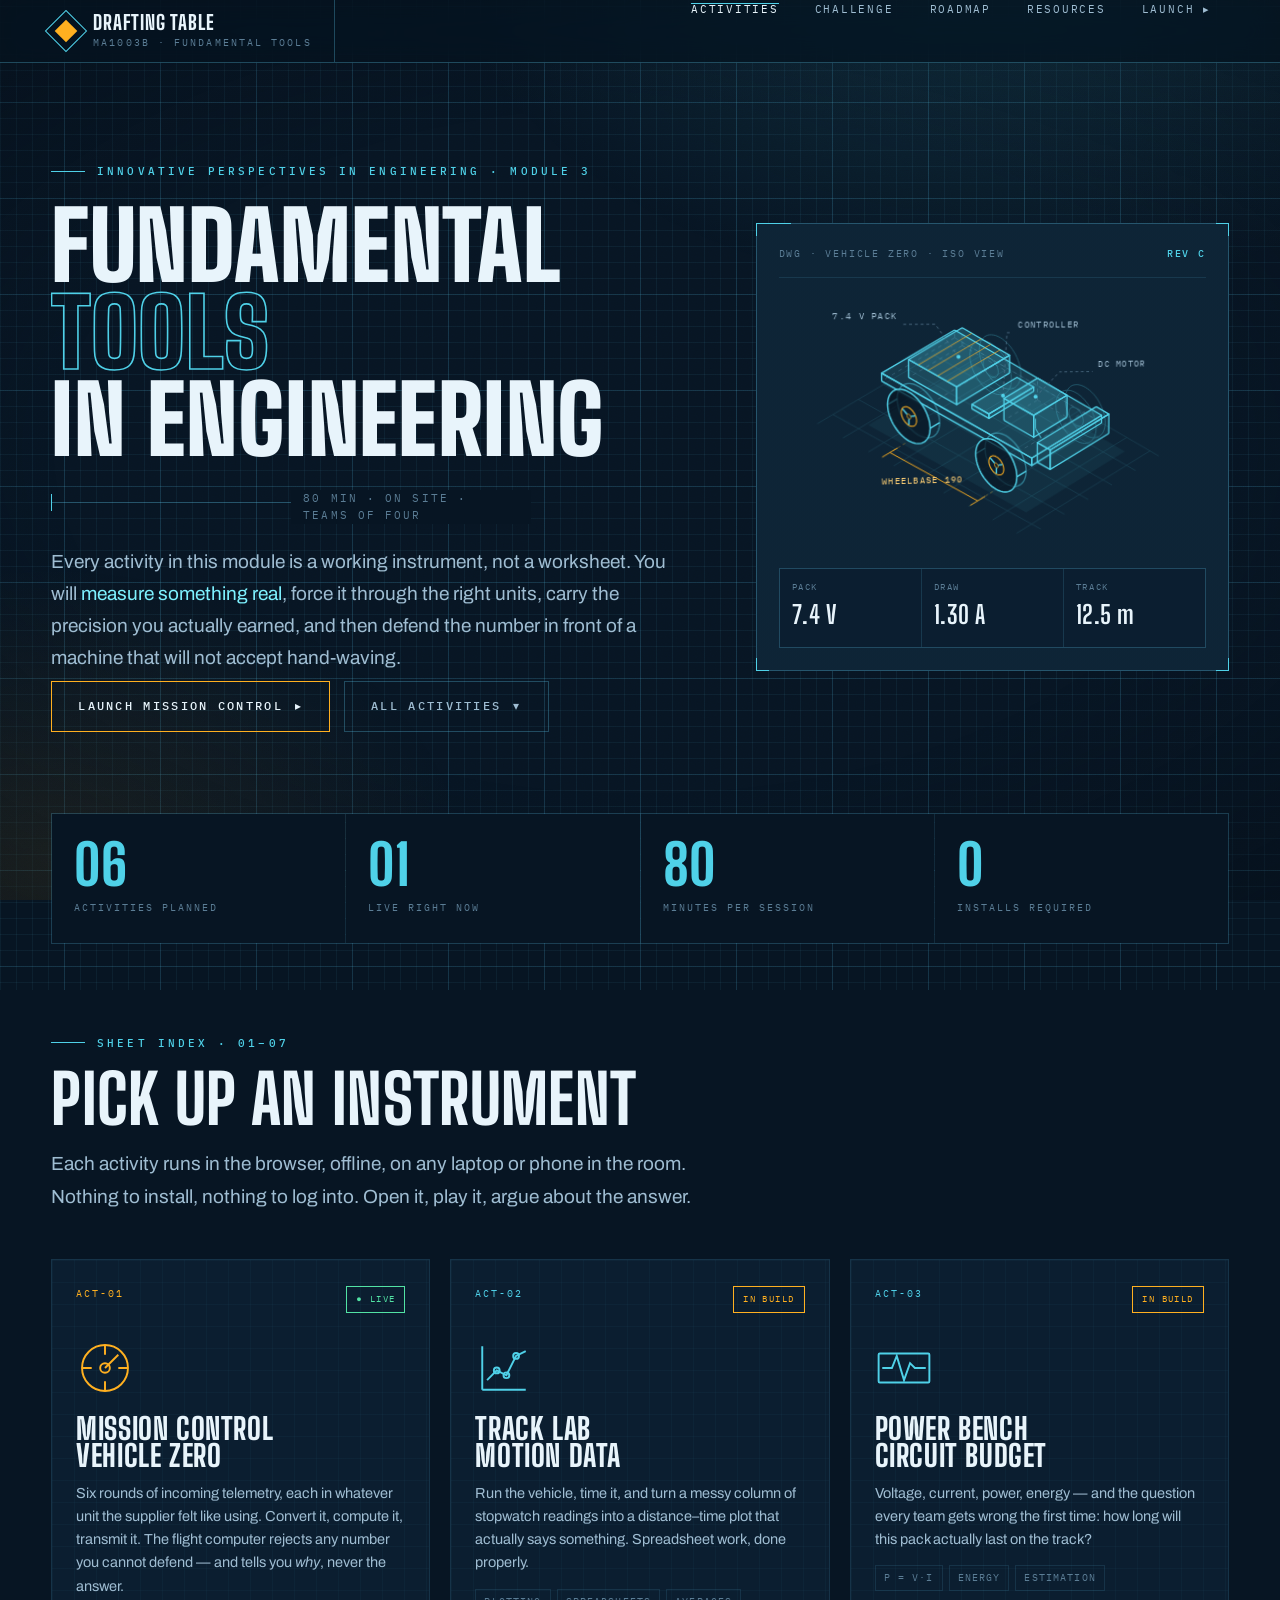
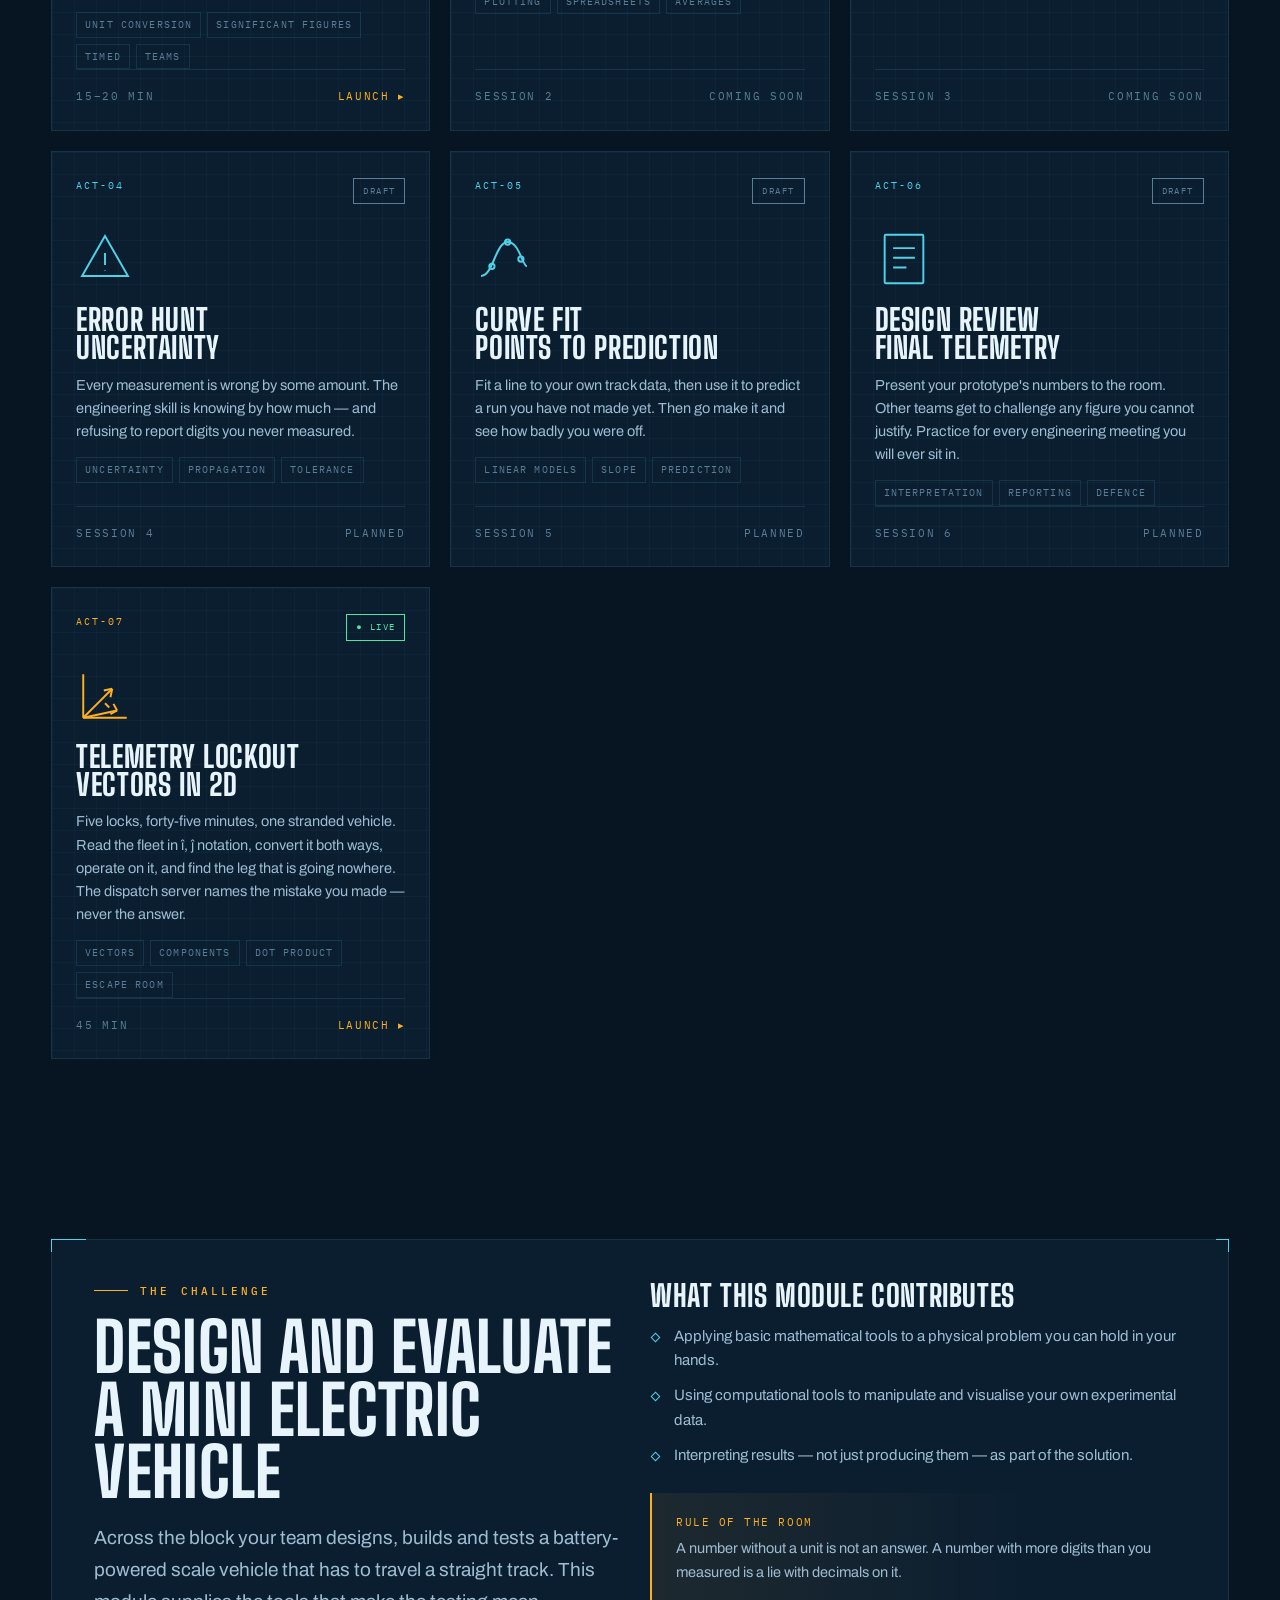
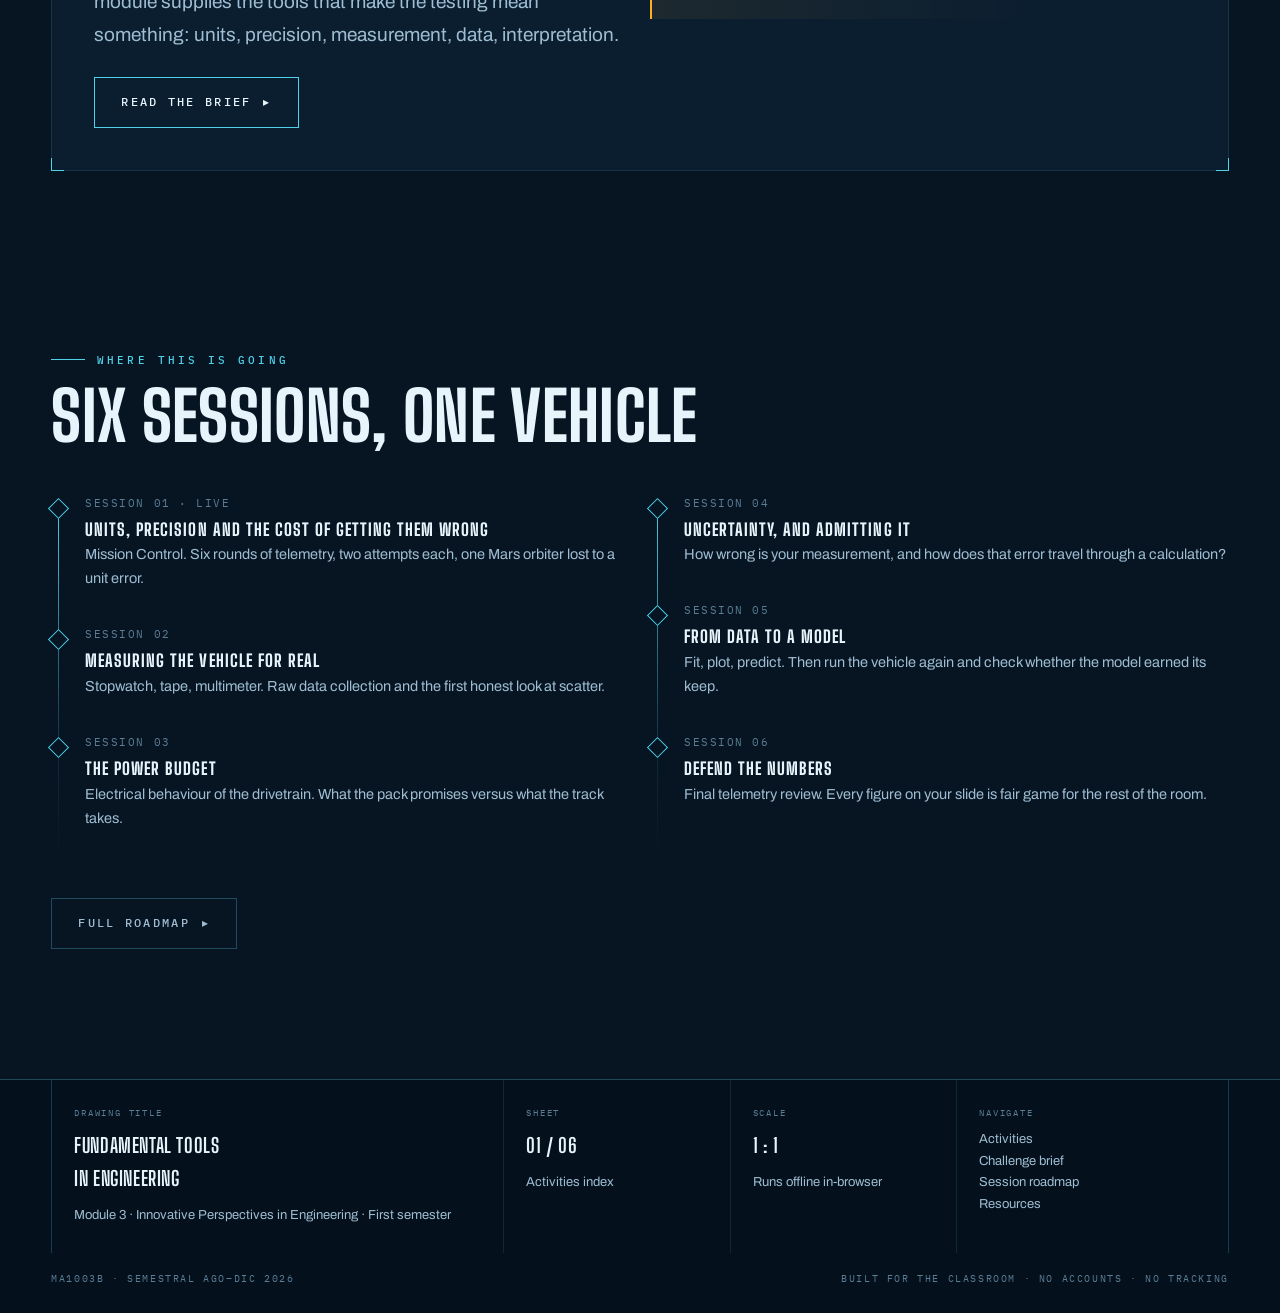
<file: index.html>
<!DOCTYPE html>
<html lang="en">
<head>
<meta charset="utf-8">
<meta name="viewport" content="width=device-width, initial-scale=1">
<title>The Drafting Table — Fundamental Tools in Engineering</title>
<meta name="description" content="Interactive activities for the Fundamental Tools module of Innovative Perspectives in Engineering. Measure, convert, compute, defend your numbers.">
<meta name="theme-color" content="#071523">
<link rel="preconnect" href="https://fonts.googleapis.com">
<link rel="preconnect" href="https://fonts.gstatic.com" crossorigin>
<link rel="stylesheet" href="./assets/style.css">
<link rel="icon" href="data:image/svg+xml,%3Csvg xmlns='http://www.w3.org/2000/svg' viewBox='0 0 32 32'%3E%3Crect width='32' height='32' fill='%23071523'/%3E%3Crect x='7' y='7' width='18' height='18' fill='none' stroke='%234fd1e8' stroke-width='2' transform='rotate(45 16 16)'/%3E%3Crect x='13' y='13' width='6' height='6' fill='%23ffb020'/%3E%3C/svg%3E">
</head>
<body>

<div class="substrate" aria-hidden="true"></div>
<div class="grain" aria-hidden="true"></div>
<div class="sweep" aria-hidden="true"></div>
<div class="crosshair" aria-hidden="true"><span></span></div>

<!-- ===================== NAV ===================== -->
<nav class="nav">
  <div class="nav-in">
    <a class="brand" href="./index.html">
      <span class="brand-mark" aria-hidden="true"></span>
      <span class="brand-txt">
        <b>Drafting Table</b>
        <small>MA1003B · Fundamental Tools</small>
      </span>
    </a>
    <button class="nav-toggle" aria-expanded="false">[ MENU ]</button>
    <ul class="nav-links">
      <li><a href="./index.html" aria-current="page">Activities</a></li>
      <li><a href="./challenge.html">Challenge</a></li>
      <li><a href="./roadmap.html">Roadmap</a></li>
      <li><a href="./resources.html">Resources</a></li>
      <li><a href="./activities/mission-control/index.html">Launch ▸</a></li>
    </ul>
  </div>
</nav>

<main>

<!-- ===================== HERO ===================== -->
<section class="hero">
  <div class="shell">
    <div class="hero-grid">

      <div class="hero-copy">
        <div class="eyebrow fade-up">Innovative Perspectives in Engineering · Module 3</div>

        <h1>
          <span class="ln"><span>Fundamental</span></span>
          <span class="ln"><span class="outline">Tools</span></span>
          <span class="ln"><span>in Engineering</span></span>
        </h1>

        <div class="dimline" aria-hidden="true">
          <i></i><b></b><span>80 min · on site · teams of four</span>
        </div>

        <p class="lede fade-up d1">
          Every activity in this module is a working instrument, not a worksheet. You will
          <span class="hl">measure something real</span>, force it through the right units,
          carry the precision you actually earned, and then defend the number in front of
          a machine that will not accept hand-waving.
        </p>

        <div class="hero-actions fade-up d2">
          <a class="btn amber" href="./activities/mission-control/index.html">
            Launch Mission Control <span class="arw">▸</span>
          </a>
          <a class="btn ghost" href="#activities">
            All activities <span class="arw">▾</span>
          </a>
        </div>
      </div>

      <!-- ---------- schematic panel ---------- -->
      <div class="schematic">
        <span class="corner tl"></span><span class="corner tr"></span>
        <span class="corner bl"></span><span class="corner br"></span>

        <div class="schematic-head">
          <span>DWG · VEHICLE ZERO · ISO VIEW</span>
          <b>REV C</b>
        </div>

        <div class="iso-stage">
          <div class="iso-tilt">
            <div class="iso-float">
            <svg class="iso" viewBox="0 0 470 290" role="img" aria-label="Isometric wireframe of Vehicle Zero: deck, battery pack, controller, motor and four wheels">
              <g class="i-ground" stroke="#4fd1e8" stroke-width=".7" fill="none" opacity=".16">
                <line x1="198.8" y1="58.8" x2="52.1" y2="143.5"/>
                <line x1="224.9" y1="73.9" x2="78.2" y2="158.6"/>
                <line x1="251.1" y1="88.9" x2="104.3" y2="173.7"/>
                <line x1="277.2" y1="104.0" x2="130.5" y2="188.8"/>
                <line x1="303.3" y1="119.1" x2="156.6" y2="203.8"/>
                <line x1="329.5" y1="134.2" x2="182.7" y2="218.9"/>
                <line x1="355.6" y1="149.3" x2="208.9" y2="234.0"/>
                <line x1="381.7" y1="164.4" x2="235.0" y2="249.1"/>
                <line x1="407.9" y1="179.5" x2="261.1" y2="264.2"/>
                <line x1="198.8" y1="58.8" x2="417.9" y2="185.3"/>
                <line x1="172.7" y1="73.9" x2="391.8" y2="200.4"/>
                <line x1="146.5" y1="88.9" x2="365.7" y2="215.5"/>
                <line x1="120.4" y1="104.0" x2="339.5" y2="230.5"/>
                <line x1="94.3" y1="119.1" x2="313.4" y2="245.6"/>
                <line x1="68.1" y1="134.2" x2="287.3" y2="260.7"/>
              </g>
              <g fill="#4fd1e8" opacity=".06">
                <polygon points="212.9,83.1 379.7,179.5 271.2,242.1 104.3,145.8"/>
              </g>
              <g class="i-far" stroke="#4fd1e8" fill="none" stroke-width="1" opacity=".3">
                <path d="M255.1 100.5 L255.0 97.8 L254.6 95.0 L254.0 92.0 L253.2 89.1 L252.1 86.1 L250.9 83.1 L249.4 80.2 L247.8 77.3 L246.0 74.6 L244.0 72.1 L242.0 69.6 L239.8 67.4 L237.6 65.5 L235.3 63.7 L233.0 62.2 L230.7 61.1 L228.4 60.2 L226.2 59.6 L224.0 59.3 L221.9 59.3 L220.0 59.6 L218.2 60.3 L216.6 61.2 L215.1 62.4 L213.8 64.0 L212.8 65.7 L212.0 67.8 L211.4 70.0 L211.0 72.4 L210.9 75.0 L211.0 77.8 L211.4 80.6 L212.0 83.5 L212.8 86.5 L213.8 89.5 L215.1 92.5 L216.6 95.4 L218.2 98.2 L220.0 100.9 L221.9 103.5 L224.0 105.9 L226.2 108.1 L228.4 110.1 L230.7 111.8 L233.0 113.3 L235.3 114.5 L237.6 115.4 L239.8 116.0 L242.0 116.3 L244.0 116.3 L246.0 115.9 L247.8 115.3 L249.4 114.4 L250.9 113.1 L252.1 111.6 L253.2 109.8 L254.0 107.8 L254.6 105.6 L255.0 103.1 L255.1 100.5 Z"/>
                <path d="M265.2 94.7 L265.0 92.0 L264.7 89.2 L264.1 86.2 L263.2 83.3 L262.2 80.3 L260.9 77.3 L259.5 74.4 L257.8 71.5 L256.0 68.8 L254.1 66.2 L252.0 63.8 L249.9 61.6 L247.6 59.7 L245.4 57.9 L243.0 56.4 L240.7 55.3 L238.4 54.3 L236.2 53.8 L234.0 53.5 L232.0 53.5 L230.0 53.8 L228.2 54.5 L226.6 55.4 L225.2 56.6 L223.9 58.2 L222.8 59.9 L222.0 61.9 L221.4 64.2 L221.0 66.6 L220.9 69.2 L221.0 72.0 L221.4 74.8 L222.0 77.7 L222.8 80.7 L223.9 83.7 L225.2 86.7 L226.6 89.6 L228.2 92.4 L230.0 95.1 L232.0 97.7 L234.0 100.1 L236.2 102.3 L238.4 104.3 L240.7 106.0 L243.0 107.5 L245.4 108.7 L247.6 109.6 L249.9 110.2 L252.0 110.5 L254.1 110.5 L256.0 110.1 L257.8 109.5 L259.5 108.6 L260.9 107.3 L262.2 105.8 L263.2 104.0 L264.1 102.0 L264.7 99.8 L265.0 97.3 L265.2 94.7 Z"/>
                <path d="M241.0 92.4 L240.9 91.4 L240.8 90.4 L240.6 89.3 L240.3 88.2 L239.9 87.2 L239.4 86.1 L238.9 85.0 L238.3 84.0 L237.7 83.0 L237.0 82.1 L236.2 81.3 L235.4 80.5 L234.6 79.7 L233.8 79.1 L233.0 78.6 L232.2 78.2 L231.3 77.8 L230.5 77.6 L229.8 77.5 L229.0 77.5 L228.3 77.6 L227.7 77.9 L227.1 78.2 L226.5 78.7 L226.1 79.2 L225.7 79.8 L225.4 80.6 L225.2 81.4 L225.1 82.3 L225.0 83.2 L225.1 84.2 L225.2 85.2 L225.4 86.3 L225.7 87.3 L226.1 88.4 L226.5 89.5 L227.1 90.5 L227.7 91.5 L228.3 92.5 L229.0 93.4 L229.8 94.3 L230.5 95.1 L231.3 95.8 L232.2 96.4 L233.0 97.0 L233.8 97.4 L234.6 97.7 L235.4 97.9 L236.2 98.0 L237.0 98.0 L237.7 97.9 L238.3 97.7 L238.9 97.3 L239.4 96.9 L239.9 96.4 L240.3 95.7 L240.6 95.0 L240.8 94.2 L240.9 93.3 L241.0 92.4 Z"/>
                <path d="M347.6 153.9 L347.5 151.2 L347.1 148.4 L346.5 145.4 L345.7 142.4 L344.6 139.5 L343.4 136.5 L341.9 133.6 L340.3 130.7 L338.5 128.0 L336.5 125.4 L334.5 123.0 L332.3 120.8 L330.1 118.8 L327.8 117.1 L325.5 115.6 L323.2 114.4 L320.9 113.5 L318.6 112.9 L316.5 112.7 L314.4 112.7 L312.5 113.0 L310.7 113.7 L309.0 114.6 L307.6 115.8 L306.3 117.3 L305.3 119.1 L304.4 121.1 L303.8 123.4 L303.5 125.8 L303.3 128.4 L303.5 131.1 L303.8 134.0 L304.4 136.9 L305.3 139.9 L306.3 142.9 L307.6 145.9 L309.0 148.8 L310.7 151.6 L312.5 154.3 L314.4 156.9 L316.5 159.3 L318.6 161.5 L320.9 163.5 L323.2 165.2 L325.5 166.7 L327.8 167.9 L330.1 168.8 L332.3 169.4 L334.5 169.7 L336.5 169.7 L338.5 169.3 L340.3 168.7 L341.9 167.7 L343.4 166.5 L344.6 165.0 L345.7 163.2 L346.5 161.2 L347.1 159.0 L347.5 156.5 L347.6 153.9 Z"/>
                <path d="M357.6 148.1 L357.5 145.4 L357.1 142.5 L356.5 139.6 L355.7 136.6 L354.7 133.7 L353.4 130.7 L351.9 127.8 L350.3 124.9 L348.5 122.2 L346.6 119.6 L344.5 117.2 L342.3 115.0 L340.1 113.0 L337.8 111.3 L335.5 109.8 L333.2 108.6 L330.9 107.7 L328.7 107.1 L326.5 106.8 L324.5 106.9 L322.5 107.2 L320.7 107.8 L319.1 108.8 L317.6 110.0 L316.4 111.5 L315.3 113.3 L314.5 115.3 L313.9 117.6 L313.5 120.0 L313.4 122.6 L313.5 125.3 L313.9 128.2 L314.5 131.1 L315.3 134.1 L316.4 137.1 L317.6 140.0 L319.1 143.0 L320.7 145.8 L322.5 148.5 L324.5 151.1 L326.5 153.5 L328.7 155.7 L330.9 157.7 L333.2 159.4 L335.5 160.9 L337.8 162.1 L340.1 163.0 L342.3 163.6 L344.5 163.9 L346.6 163.9 L348.5 163.5 L350.3 162.9 L351.9 161.9 L353.4 160.7 L354.7 159.2 L355.7 157.4 L356.5 155.4 L357.1 153.2 L357.5 150.7 L357.6 148.1 Z"/>
                <path d="M333.4 145.8 L333.4 144.8 L333.2 143.8 L333.0 142.7 L332.7 141.6 L332.4 140.6 L331.9 139.5 L331.4 138.4 L330.8 137.4 L330.1 136.4 L329.4 135.5 L328.7 134.6 L327.9 133.8 L327.1 133.1 L326.3 132.5 L325.5 132.0 L324.6 131.5 L323.8 131.2 L323.0 131.0 L322.2 130.9 L321.5 130.9 L320.8 131.0 L320.1 131.3 L319.5 131.6 L319.0 132.0 L318.6 132.6 L318.2 133.2 L317.9 134.0 L317.7 134.8 L317.5 135.6 L317.5 136.6 L317.5 137.6 L317.7 138.6 L317.9 139.6 L318.2 140.7 L318.6 141.8 L319.0 142.9 L319.5 143.9 L320.1 144.9 L320.8 145.9 L321.5 146.8 L322.2 147.7 L323.0 148.5 L323.8 149.2 L324.6 149.8 L325.5 150.4 L326.3 150.8 L327.1 151.1 L327.9 151.3 L328.7 151.4 L329.4 151.4 L330.1 151.3 L330.8 151.1 L331.4 150.7 L331.9 150.3 L332.4 149.7 L332.7 149.1 L333.0 148.4 L333.2 147.6 L333.4 146.7 L333.4 145.8 Z"/>
              </g>
              <g class="i-hidden" stroke="#5b7d95" stroke-width=".9" stroke-dasharray="4 4" fill="none" opacity=".45">
                <line x1="194.8" y1="56.4" x2="353.6" y2="148.1"/>
                <line x1="194.8" y1="56.4" x2="118.4" y2="100.5"/>
                <line x1="194.8" y1="56.4" x2="194.8" y2="48.3"/>
                <line x1="283.2" y1="122.6" x2="315.4" y2="141.2"/>
                <line x1="283.2" y1="122.6" x2="247.1" y2="143.5"/>
                <line x1="283.2" y1="122.6" x2="283.2" y2="99.4"/>
                <line x1="202.8" y1="64.6" x2="253.1" y2="93.6"/>
                <line x1="202.8" y1="64.6" x2="146.5" y2="97.1"/>
                <line x1="202.8" y1="64.6" x2="202.8" y2="46.0"/>
                <line x1="243.0" y1="82.0" x2="146.5" y2="137.7"/>
                <line x1="335.5" y1="135.4" x2="239.0" y2="191.1"/>
              </g>
              <g class="i-body">
                <polygon points="118.4,100.5 277.2,192.2 277.2,184.1 118.4,92.4" fill="#4fd1e8" fill-opacity=".05"/>
                <polygon points="353.6,148.1 277.2,192.2 277.2,184.1 353.6,140.0" fill="#4fd1e8" fill-opacity=".085"/>
                <polygon points="194.8,48.3 353.6,140.0 277.2,184.1 118.4,92.4"  fill="#4fd1e8" fill-opacity=".13"/>
                <polygon points="283.2,188.8 297.3,196.9 297.3,176.0 283.2,167.9" fill="#4fd1e8" fill-opacity=".065"/>
                <polygon points="361.6,159.7 297.3,196.9 297.3,176.0 361.6,138.8" fill="#4fd1e8" fill-opacity=".11"/>
                <polygon points="347.6,130.7 361.6,138.8 297.3,176.0 283.2,167.9"  fill="#4fd1e8" fill-opacity=".17"/>
                <polygon points="146.5,97.1 196.8,126.1 196.8,107.5 146.5,78.5" fill="#4fd1e8" fill-opacity=".085"/>
                <polygon points="253.1,93.6 196.8,126.1 196.8,107.5 253.1,75.0" fill="#4fd1e8" fill-opacity=".14"/>
                <polygon points="202.8,46.0 253.1,75.0 196.8,107.5 146.5,78.5"  fill="#4fd1e8" fill-opacity=".21"/>
                <polygon points="212.9,130.7 231.0,141.2 231.0,136.5 212.9,126.1" fill="#4fd1e8" fill-opacity=".065"/>
                <polygon points="279.2,113.3 231.0,141.2 231.0,136.5 279.2,108.7" fill="#4fd1e8" fill-opacity=".11"/>
                <polygon points="261.1,98.2 279.2,108.7 231.0,136.5 212.9,126.1"  fill="#4fd1e8" fill-opacity=".17"/>
                <polygon points="247.1,143.5 279.2,162.1 279.2,138.8 247.1,120.3" fill="#4fd1e8" fill-opacity=".085"/>
                <polygon points="315.4,141.2 279.2,162.1 279.2,138.8 315.4,118.0" fill="#4fd1e8" fill-opacity=".14"/>
                <polygon points="283.2,99.4 315.4,118.0 279.2,138.8 247.1,120.3"  fill="#4fd1e8" fill-opacity=".21"/>
              </g>
              <g class="i-edge draw" stroke="#4fd1e8" stroke-width="1.35" fill="none" stroke-linejoin="round">
                <polygon points="194.8,48.3 353.6,140.0 277.2,184.1 118.4,92.4"/>
                <polygon points="353.6,148.1 277.2,192.2 277.2,184.1 353.6,140.0"/>
                <polygon points="118.4,100.5 277.2,192.2 277.2,184.1 118.4,92.4"/>
                <polygon points="347.6,130.7 361.6,138.8 297.3,176.0 283.2,167.9"/>
                <polygon points="361.6,159.7 297.3,196.9 297.3,176.0 361.6,138.8"/>
                <polygon points="283.2,188.8 297.3,196.9 297.3,176.0 283.2,167.9"/>
                <polygon points="202.8,46.0 253.1,75.0 196.8,107.5 146.5,78.5"/>
                <polygon points="253.1,93.6 196.8,126.1 196.8,107.5 253.1,75.0"/>
                <polygon points="146.5,97.1 196.8,126.1 196.8,107.5 146.5,78.5"/>
                <polygon points="261.1,98.2 279.2,108.7 231.0,136.5 212.9,126.1"/>
                <polygon points="279.2,113.3 231.0,141.2 231.0,136.5 279.2,108.7"/>
                <polygon points="212.9,130.7 231.0,141.2 231.0,136.5 212.9,126.1"/>
                <polygon points="283.2,99.4 315.4,118.0 279.2,138.8 247.1,120.3"/>
                <polygon points="315.4,141.2 279.2,162.1 279.2,138.8 315.4,118.0"/>
                <polygon points="247.1,143.5 279.2,162.1 279.2,138.8 247.1,120.3"/>
              </g>
              <g class="i-rib" stroke="#ffb020" stroke-width="1" fill="none" opacity=".7">
                <line x1="212.9" y1="51.8" x2="156.6" y2="84.3"/>
                <line x1="222.9" y1="57.6" x2="166.7" y2="90.1"/>
                <line x1="233.0" y1="63.4" x2="176.7" y2="95.9"/>
                <line x1="243.0" y1="69.2" x2="186.8" y2="101.7"/>
              </g>
              <g class="i-edge" stroke="#4fd1e8" stroke-width="1.1" fill="none" opacity=".85">
                <line x1="281.2" y1="142.3" x2="281.2" y2="152.8"/>
                <line x1="281.2" y1="152.8" x2="287.3" y2="163.2"/>
              </g>
              <g class="i-wheel" stroke="#4fd1e8" fill="none" stroke-width="1.5">
                <line x1="134.5" y1="119.1" x2="124.4" y2="124.9"/>
                <line x1="178.7" y1="144.7" x2="168.7" y2="150.5"/>
                <path d="M178.7 144.7 L178.6 141.9 L178.2 139.1 L177.6 136.1 L176.8 133.2 L175.8 130.2 L174.5 127.2 L173.0 124.3 L171.4 121.5 L169.6 118.7 L167.7 116.2 L165.6 113.8 L163.4 111.5 L161.2 109.6 L158.9 107.8 L156.6 106.4 L154.3 105.2 L152.0 104.3 L149.8 103.7 L147.6 103.4 L145.5 103.4 L143.6 103.7 L141.8 104.4 L140.2 105.3 L138.7 106.5 L137.4 108.1 L136.4 109.8 L135.6 111.9 L135.0 114.1 L134.6 116.5 L134.5 119.1 L134.6 121.9 L135.0 124.7 L135.6 127.6 L136.4 130.6 L137.4 133.6 L138.7 136.6 L140.2 139.5 L141.8 142.3 L143.6 145.0 L145.5 147.6 L147.6 150.0 L149.8 152.2 L152.0 154.2 L154.3 155.9 L156.6 157.4 L158.9 158.6 L161.2 159.5 L163.4 160.1 L165.6 160.4 L167.7 160.4 L169.6 160.0 L171.4 159.4 L173.0 158.5 L174.5 157.2 L175.8 155.7 L176.8 153.9 L177.6 151.9 L178.2 149.7 L178.6 147.3 L178.7 144.7 Z" opacity=".45"/>
                <path d="M168.7 150.5 L168.5 147.7 L168.2 144.9 L167.6 141.9 L166.7 139.0 L165.7 136.0 L164.4 133.0 L163.0 130.1 L161.3 127.3 L159.5 124.5 L157.6 122.0 L155.5 119.6 L153.4 117.4 L151.1 115.4 L148.9 113.6 L146.5 112.2 L144.2 111.0 L142.0 110.1 L139.7 109.5 L137.6 109.2 L135.5 109.2 L133.6 109.5 L131.8 110.2 L130.1 111.1 L128.7 112.4 L127.4 113.9 L126.3 115.6 L125.5 117.7 L124.9 119.9 L124.6 122.3 L124.4 124.9 L124.6 127.7 L124.9 130.5 L125.5 133.4 L126.3 136.4 L127.4 139.4 L128.7 142.4 L130.1 145.3 L131.8 148.1 L133.6 150.8 L135.5 153.4 L137.6 155.8 L139.7 158.0 L142.0 160.0 L144.2 161.7 L146.5 163.2 L148.9 164.4 L151.1 165.3 L153.4 165.9 L155.5 166.2 L157.6 166.2 L159.5 165.9 L161.3 165.2 L163.0 164.3 L164.4 163.0 L165.7 161.5 L166.7 159.7 L167.6 157.7 L168.2 155.5 L168.5 153.1 L168.7 150.5 Z" fill="#071523" fill-opacity=".72"/>
                <path d="M154.5 142.3 L154.5 141.3 L154.3 140.3 L154.1 139.2 L153.8 138.1 L153.4 137.1 L153.0 136.0 L152.5 135.0 L151.9 133.9 L151.2 133.0 L150.5 132.0 L149.8 131.2 L149.0 130.4 L148.2 129.7 L147.4 129.0 L146.5 128.5 L145.7 128.1 L144.9 127.7 L144.1 127.5 L143.3 127.4 L142.6 127.4 L141.9 127.6 L141.2 127.8 L140.6 128.1 L140.1 128.6 L139.7 129.1 L139.3 129.8 L139.0 130.5 L138.8 131.3 L138.6 132.2 L138.6 133.1 L138.6 134.1 L138.8 135.1 L139.0 136.2 L139.3 137.2 L139.7 138.3 L140.1 139.4 L140.6 140.4 L141.2 141.4 L141.9 142.4 L142.6 143.4 L143.3 144.2 L144.1 145.0 L144.9 145.7 L145.7 146.4 L146.5 146.9 L147.4 147.3 L148.2 147.6 L149.0 147.9 L149.8 148.0 L150.5 147.9 L151.2 147.8 L151.9 147.6 L152.5 147.3 L153.0 146.8 L153.4 146.3 L153.8 145.6 L154.1 144.9 L154.3 144.1 L154.5 143.2 L154.5 142.3 Z" stroke="#ffb020" stroke-width="1.1"/>
                <path d="M148.5 138.8 L148.5 138.6 L148.5 138.3 L148.4 138.1 L148.4 137.8 L148.3 137.5 L148.2 137.3 L148.0 137.0 L147.9 136.8 L147.7 136.5 L147.5 136.3 L147.4 136.1 L147.2 135.9 L147.0 135.7 L146.8 135.5 L146.5 135.4 L146.3 135.3 L146.1 135.2 L145.9 135.1 L145.7 135.1 L145.6 135.1 L145.4 135.2 L145.2 135.2 L145.1 135.3 L144.9 135.4 L144.8 135.5 L144.7 135.7 L144.7 135.9 L144.6 136.1 L144.6 136.3 L144.6 136.5 L144.6 136.8 L144.6 137.0 L144.7 137.3 L144.7 137.6 L144.8 137.8 L144.9 138.1 L145.1 138.4 L145.2 138.6 L145.4 138.9 L145.6 139.1 L145.7 139.3 L145.9 139.5 L146.1 139.7 L146.3 139.9 L146.5 140.0 L146.8 140.1 L147.0 140.2 L147.2 140.2 L147.4 140.3 L147.5 140.3 L147.7 140.2 L147.9 140.2 L148.0 140.1 L148.2 140.0 L148.3 139.8 L148.4 139.7 L148.4 139.5 L148.5 139.3 L148.5 139.1 L148.5 138.8 Z" stroke="#ffb020" stroke-width="1"/>
                <line x1="148.5" y1="137.5" x2="153.1" y2="137.1"/>
                <line x1="144.6" y1="135.3" x2="140.0" y2="129.6"/>
                <line x1="146.5" y1="140.2" x2="146.5" y2="146.4"/>
                <line x1="227.0" y1="172.5" x2="216.9" y2="178.3"/>
                <line x1="271.2" y1="198.0" x2="261.1" y2="203.8"/>
                <path d="M271.2 198.0 L271.1 195.3 L270.7 192.5 L270.1 189.5 L269.3 186.6 L268.2 183.6 L267.0 180.6 L265.5 177.7 L263.9 174.8 L262.1 172.1 L260.1 169.5 L258.1 167.1 L255.9 164.9 L253.7 163.0 L251.4 161.2 L249.1 159.7 L246.8 158.5 L244.5 157.6 L242.2 157.0 L240.1 156.8 L238.0 156.8 L236.1 157.1 L234.3 157.8 L232.6 158.7 L231.2 159.9 L229.9 161.5 L228.9 163.2 L228.0 165.2 L227.4 167.5 L227.1 169.9 L227.0 172.5 L227.1 175.2 L227.4 178.1 L228.0 181.0 L228.9 184.0 L229.9 187.0 L231.2 190.0 L232.6 192.9 L234.3 195.7 L236.1 198.4 L238.0 201.0 L240.1 203.4 L242.2 205.6 L244.5 207.6 L246.8 209.3 L249.1 210.8 L251.4 212.0 L253.7 212.9 L255.9 213.5 L258.1 213.8 L260.1 213.8 L262.1 213.4 L263.9 212.8 L265.5 211.8 L267.0 210.6 L268.2 209.1 L269.3 207.3 L270.1 205.3 L270.7 203.1 L271.1 200.6 L271.2 198.0 Z" opacity=".45"/>
                <path d="M261.1 203.8 L261.0 201.1 L260.7 198.3 L260.1 195.3 L259.2 192.4 L258.2 189.4 L256.9 186.4 L255.5 183.5 L253.8 180.6 L252.0 177.9 L250.1 175.3 L248.0 172.9 L245.9 170.7 L243.6 168.8 L241.3 167.0 L239.0 165.5 L236.7 164.3 L234.4 163.4 L232.2 162.8 L230.0 162.6 L228.0 162.6 L226.0 162.9 L224.2 163.6 L222.6 164.5 L221.1 165.7 L219.9 167.3 L218.8 169.0 L218.0 171.0 L217.4 173.3 L217.0 175.7 L216.9 178.3 L217.0 181.0 L217.4 183.9 L218.0 186.8 L218.8 189.8 L219.9 192.8 L221.1 195.8 L222.6 198.7 L224.2 201.5 L226.0 204.2 L228.0 206.8 L230.0 209.2 L232.2 211.4 L234.4 213.4 L236.7 215.1 L239.0 216.6 L241.3 217.8 L243.6 218.7 L245.9 219.3 L248.0 219.6 L250.1 219.6 L252.0 219.2 L253.8 218.6 L255.5 217.7 L256.9 216.4 L258.2 214.9 L259.2 213.1 L260.1 211.1 L260.7 208.9 L261.0 206.4 L261.1 203.8 Z" fill="#071523" fill-opacity=".72"/>
                <path d="M247.0 195.7 L246.9 194.7 L246.8 193.7 L246.6 192.6 L246.3 191.5 L245.9 190.5 L245.5 189.4 L244.9 188.3 L244.3 187.3 L243.7 186.3 L243.0 185.4 L242.3 184.5 L241.5 183.8 L240.7 183.0 L239.9 182.4 L239.0 181.9 L238.2 181.5 L237.4 181.1 L236.6 180.9 L235.8 180.8 L235.0 180.8 L234.3 180.9 L233.7 181.2 L233.1 181.5 L232.6 182.0 L232.1 182.5 L231.7 183.1 L231.4 183.9 L231.2 184.7 L231.1 185.5 L231.1 186.5 L231.1 187.5 L231.2 188.5 L231.4 189.5 L231.7 190.6 L232.1 191.7 L232.6 192.8 L233.1 193.8 L233.7 194.8 L234.3 195.8 L235.0 196.7 L235.8 197.6 L236.6 198.4 L237.4 199.1 L238.2 199.7 L239.0 200.3 L239.9 200.7 L240.7 201.0 L241.5 201.2 L242.3 201.3 L243.0 201.3 L243.7 201.2 L244.3 201.0 L244.9 200.6 L245.5 200.2 L245.9 199.7 L246.3 199.0 L246.6 198.3 L246.8 197.5 L246.9 196.6 L247.0 195.7 Z" stroke="#ffb020" stroke-width="1.1"/>
                <path d="M241.0 192.2 L241.0 192.0 L241.0 191.7 L240.9 191.5 L240.8 191.2 L240.7 190.9 L240.6 190.7 L240.5 190.4 L240.4 190.1 L240.2 189.9 L240.0 189.7 L239.8 189.4 L239.6 189.2 L239.4 189.1 L239.2 188.9 L239.0 188.8 L238.8 188.7 L238.6 188.6 L238.4 188.5 L238.2 188.5 L238.0 188.5 L237.9 188.5 L237.7 188.6 L237.5 188.7 L237.4 188.8 L237.3 188.9 L237.2 189.1 L237.1 189.3 L237.1 189.5 L237.0 189.7 L237.0 189.9 L237.0 190.2 L237.1 190.4 L237.1 190.7 L237.2 191.0 L237.3 191.2 L237.4 191.5 L237.5 191.8 L237.7 192.0 L237.9 192.3 L238.0 192.5 L238.2 192.7 L238.4 192.9 L238.6 193.1 L238.8 193.2 L239.0 193.4 L239.2 193.5 L239.4 193.6 L239.6 193.6 L239.8 193.6 L240.0 193.6 L240.2 193.6 L240.4 193.6 L240.5 193.5 L240.6 193.4 L240.7 193.2 L240.8 193.1 L240.9 192.9 L241.0 192.7 L241.0 192.5 L241.0 192.2 Z" stroke="#ffb020" stroke-width="1"/>
                <line x1="240.9" y1="190.9" x2="245.5" y2="190.5"/>
                <line x1="237.1" y1="188.7" x2="232.5" y2="183.0"/>
                <line x1="239.0" y1="193.6" x2="239.0" y2="199.8"/>
              </g>
              <g class="i-dim draw" stroke="#ffb020" stroke-width="1" fill="none" opacity=".95">
                <line x1="126.4" y1="174.8" x2="218.9" y2="228.2"/>
                <line x1="134.5" y1="170.2" x2="118.4" y2="179.5"/>
                <line x1="227.0" y1="223.6" x2="210.9" y2="232.9"/>
              </g>
              <g stroke="#ffb020" stroke-width=".8" stroke-dasharray="3 3" fill="none" opacity=".45">
                <line x1="142.5" y1="165.5" x2="129.5" y2="173.1"/>
                <line x1="235.0" y1="218.9" x2="221.9" y2="226.5"/>
              </g>
              <text x="160.6" y="208.5" fill="#ffd074" font-family="IBM Plex Mono, monospace" font-size="9.5" letter-spacing="1.3" text-anchor="middle">WHEELBASE 190</text>
              <g class="i-lead" stroke="#5b7d95" stroke-width=".9" stroke-dasharray="3 3" fill="none" opacity=".8">
                <path d="M198.8 76.2 L174.4 42.2 L140.8 42.2"/>
                <path d="M246.1 117.4 L250.3 51.4 L256.1 51.4"/>
                <path d="M281.2 119.1 L307.2 93.1 L343.2 93.1"/>
              </g>
              <g fill="#4fd1e8">
                <circle cx="198.8" cy="76.2" r="2.1"/>
                <circle cx="246.1" cy="117.4" r="2.1"/>
                <circle cx="281.2" cy="119.1" r="2.1"/>
              </g>
              <text x="134.8" y="37.2" fill="#9fbdd2" font-family="IBM Plex Mono, monospace" font-size="9" letter-spacing="1.3" text-anchor="end">7.4 V PACK</text>
              <text x="262.1" y="46.4" fill="#9fbdd2" font-family="IBM Plex Mono, monospace" font-size="9" letter-spacing="1.3" text-anchor="start">CONTROLLER</text>
              <text x="349.2" y="88.1" fill="#9fbdd2" font-family="IBM Plex Mono, monospace" font-size="9" letter-spacing="1.3" text-anchor="start">DC MOTOR</text>
            </svg>
            </div>
          </div>
        </div>

        <div class="schematic-foot">
          <div><span>Pack</span><strong>7.4 V</strong></div>
          <div><span>Draw</span><strong>1.30 A</strong></div>
          <div><span>Track</span><strong>12.5 m</strong></div>
        </div>
      </div>

    </div>
  </div>
</section>

<!-- ===================== STAT STRIP ===================== -->
<section class="shell">
  <div class="strip rv">
    <div><strong>06</strong><span>Activities planned</span></div>
    <div><strong>01</strong><span>Live right now</span></div>
    <div><strong>80</strong><span>Minutes per session</span></div>
    <div><strong>0</strong><span>Installs required</span></div>
  </div>
</section>

<!-- ===================== ACTIVITIES ===================== -->
<section class="sec" id="activities">
  <div class="shell">
    <div class="sec-head rv">
      <div class="eyebrow">Sheet index · 01–07</div>
      <h2>Pick up an instrument</h2>
      <p class="lede">
        Each activity runs in the browser, offline, on any laptop or phone in the room.
        Nothing to install, nothing to log into. Open it, play it, argue about the answer.
      </p>
    </div>

    <div class="cards">

      <!-- ACT-01 : LIVE -->
      <a class="card amber rv" data-d="1" href="./activities/mission-control/index.html">
        <div class="card-top">
          <span class="card-id">ACT-01</span>
          <span class="badge live">● Live</span>
        </div>
        <svg class="card-icon" viewBox="0 0 48 48" fill="none" stroke="currentColor" stroke-width="1.6">
          <circle cx="24" cy="24" r="19"/>
          <circle cx="24" cy="24" r="4"/>
          <path d="M24 5v8M24 35v8M5 24h8M35 24h8"/>
          <path d="M24 24l11-11"/>
        </svg>
        <h3>Mission Control<br>Vehicle Zero</h3>
        <p>
          Six rounds of incoming telemetry, each in whatever unit the supplier felt like using.
          Convert it, compute it, transmit it. The flight computer rejects any number you
          cannot defend — and tells you <em>why</em>, never the answer.
        </p>
        <div class="tags">
          <span>Unit conversion</span><span>Significant figures</span><span>Timed</span><span>Teams</span>
        </div>
        <div class="card-foot">
          <span>15–20 min</span>
          <span class="card-go">Launch <span aria-hidden="true">▸</span></span>
        </div>
      </a>

      <!-- ACT-02 -->
      <div class="card locked rv" data-d="2">
        <div class="card-top">
          <span class="card-id">ACT-02</span>
          <span class="badge soon">In build</span>
        </div>
        <svg class="card-icon" viewBox="0 0 48 48" fill="none" stroke="currentColor" stroke-width="1.6">
          <path d="M6 42V6M6 42h36"/>
          <polyline points="10,34 18,26 26,30 34,14 42,10"/>
          <circle cx="18" cy="26" r="2.4"/><circle cx="26" cy="30" r="2.4"/><circle cx="34" cy="14" r="2.4"/>
        </svg>
        <h3>Track Lab<br>Motion Data</h3>
        <p>
          Run the vehicle, time it, and turn a messy column of stopwatch readings into a
          distance–time plot that actually says something. Spreadsheet work, done properly.
        </p>
        <div class="tags"><span>Plotting</span><span>Spreadsheets</span><span>Averages</span></div>
        <div class="card-foot"><span>Session 2</span><span>Coming soon</span></div>
      </div>

      <!-- ACT-03 -->
      <div class="card locked rv" data-d="3">
        <div class="card-top">
          <span class="card-id">ACT-03</span>
          <span class="badge soon">In build</span>
        </div>
        <svg class="card-icon" viewBox="0 0 48 48" fill="none" stroke="currentColor" stroke-width="1.6">
          <path d="M6 24h8l4-10 6 20 5-14 4 4h9"/>
          <rect x="3" y="12" width="42" height="24" rx="1"/>
        </svg>
        <h3>Power Bench<br>Circuit Budget</h3>
        <p>
          Voltage, current, power, energy — and the question every team gets wrong the first
          time: how long will this pack actually last on the track?
        </p>
        <div class="tags"><span>P = V·I</span><span>Energy</span><span>Estimation</span></div>
        <div class="card-foot"><span>Session 3</span><span>Coming soon</span></div>
      </div>

      <!-- ACT-04 -->
      <div class="card locked rv" data-d="4">
        <div class="card-top">
          <span class="card-id">ACT-04</span>
          <span class="badge draft">Draft</span>
        </div>
        <svg class="card-icon" viewBox="0 0 48 48" fill="none" stroke="currentColor" stroke-width="1.6">
          <path d="M24 5l19 33H5z"/>
          <path d="M24 19v10M24 33v.5"/>
        </svg>
        <h3>Error Hunt<br>Uncertainty</h3>
        <p>
          Every measurement is wrong by some amount. The engineering skill is knowing by how
          much — and refusing to report digits you never measured.
        </p>
        <div class="tags"><span>Uncertainty</span><span>Propagation</span><span>Tolerance</span></div>
        <div class="card-foot"><span>Session 4</span><span>Planned</span></div>
      </div>

      <!-- ACT-05 -->
      <div class="card locked rv" data-d="5">
        <div class="card-top">
          <span class="card-id">ACT-05</span>
          <span class="badge draft">Draft</span>
        </div>
        <svg class="card-icon" viewBox="0 0 48 48" fill="none" stroke="currentColor" stroke-width="1.6">
          <path d="M5 38C15 38 17 10 27 10s12 20 16 20"/>
          <circle cx="14" cy="30" r="2.2"/><circle cx="27" cy="10" r="2.2"/><circle cx="38" cy="24" r="2.2"/>
        </svg>
        <h3>Curve Fit<br>Points to Prediction</h3>
        <p>
          Fit a line to your own track data, then use it to predict a run you have not made
          yet. Then go make it and see how badly you were off.
        </p>
        <div class="tags"><span>Linear models</span><span>Slope</span><span>Prediction</span></div>
        <div class="card-foot"><span>Session 5</span><span>Planned</span></div>
      </div>

      <!-- ACT-06 -->
      <div class="card locked rv" data-d="6">
        <div class="card-top">
          <span class="card-id">ACT-06</span>
          <span class="badge draft">Draft</span>
        </div>
        <svg class="card-icon" viewBox="0 0 48 48" fill="none" stroke="currentColor" stroke-width="1.6">
          <rect x="8" y="4" width="32" height="40" rx="1"/>
          <path d="M15 15h18M15 23h18M15 31h11"/>
        </svg>
        <h3>Design Review<br>Final Telemetry</h3>
        <p>
          Present your prototype's numbers to the room. Other teams get to challenge any
          figure you cannot justify. Practice for every engineering meeting you will ever sit in.
        </p>
        <div class="tags"><span>Interpretation</span><span>Reporting</span><span>Defence</span></div>
        <div class="card-foot"><span>Session 6</span><span>Planned</span></div>
      </div>

      <!-- ACT-07 : LIVE -->
      <a class="card amber rv" data-d="7" href="./activities/telemetry-lockout/index.html">
        <div class="card-top">
          <span class="card-id">ACT-07</span>
          <span class="badge live">● Live</span>
        </div>
        <svg class="card-icon" viewBox="0 0 48 48" fill="none" stroke="currentColor" stroke-width="1.6">
          <path d="M6 42V6M6 42h36"/>
          <path d="M6 42L30 18"/>
          <path d="M30 18l-1.5 7M30 18l-7 1.5"/>
          <path d="M6 42L34 36"/>
          <path d="M34 36l-5.5 3M34 36l-3-5.5"/>
          <path d="M24 30l3.5 3.5"/>
        </svg>
        <h3>Telemetry Lockout<br>Vectors in 2D</h3>
        <p>
          Five locks, forty-five minutes, one stranded vehicle. Read the fleet in î, ĵ notation,
          convert it both ways, operate on it, and find the leg that is going nowhere. The dispatch
          server names the mistake you made — never the answer.
        </p>
        <div class="tags">
          <span>Vectors</span><span>Components</span><span>Dot product</span><span>Escape room</span>
        </div>
        <div class="card-foot">
          <span>45 min</span>
          <span class="card-go">Launch <span aria-hidden="true">▸</span></span>
        </div>
      </a>

    </div>
  </div>
</section>

<!-- ===================== CHALLENGE TEASER ===================== -->
<section class="sec">
  <div class="shell">
    <div class="panel rv">
      <span class="corner tl"></span><span class="corner tr"></span>
      <span class="corner bl"></span><span class="corner br"></span>
      <div class="two-col">
        <div>
          <div class="eyebrow amber">The challenge</div>
          <h2 style="margin:16px 0 18px">Design and evaluate<br>a mini electric vehicle</h2>
          <p class="lede">
            Across the block your team designs, builds and tests a battery-powered scale vehicle
            that has to travel a straight track. This module supplies the tools that make the
            testing mean something: units, precision, measurement, data, interpretation.
          </p>
          <div class="hero-actions" style="margin-top:26px">
            <a class="btn" href="./challenge.html">Read the brief <span class="arw">▸</span></a>
          </div>
        </div>
        <div class="prose">
          <h3>What this module contributes</h3>
          <ul>
            <li>Applying basic mathematical tools to a physical problem you can hold in your hands.</li>
            <li>Using computational tools to manipulate and visualise your own experimental data.</li>
            <li>Interpreting results — not just producing them — as part of the solution.</li>
          </ul>
          <div class="callout">
            <div class="tiny">Rule of the room</div>
            <p>A number without a unit is not an answer. A number with more digits than you measured is a lie with decimals on it.</p>
          </div>
        </div>
      </div>
    </div>
  </div>
</section>

<!-- ===================== ROADMAP PREVIEW ===================== -->
<section class="sec">
  <div class="shell">
    <div class="sec-head rv">
      <div class="eyebrow">Where this is going</div>
      <h2>Six sessions, one vehicle</h2>
    </div>
    <div class="two-col">
      <div class="tl rv">
        <div class="tl-item">
          <div class="tiny">Session 01 · Live</div>
          <h4>Units, precision and the cost of getting them wrong</h4>
          <p>Mission Control. Six rounds of telemetry, two attempts each, one Mars orbiter lost to a unit error.</p>
        </div>
        <div class="tl-item">
          <div class="tiny">Session 02</div>
          <h4>Measuring the vehicle for real</h4>
          <p>Stopwatch, tape, multimeter. Raw data collection and the first honest look at scatter.</p>
        </div>
        <div class="tl-item">
          <div class="tiny">Session 03</div>
          <h4>The power budget</h4>
          <p>Electrical behaviour of the drivetrain. What the pack promises versus what the track takes.</p>
        </div>
      </div>
      <div class="tl rv" data-d="2">
        <div class="tl-item">
          <div class="tiny">Session 04</div>
          <h4>Uncertainty, and admitting it</h4>
          <p>How wrong is your measurement, and how does that error travel through a calculation?</p>
        </div>
        <div class="tl-item">
          <div class="tiny">Session 05</div>
          <h4>From data to a model</h4>
          <p>Fit, plot, predict. Then run the vehicle again and check whether the model earned its keep.</p>
        </div>
        <div class="tl-item">
          <div class="tiny">Session 06</div>
          <h4>Defend the numbers</h4>
          <p>Final telemetry review. Every figure on your slide is fair game for the rest of the room.</p>
        </div>
      </div>
    </div>
    <div class="hero-actions rv" style="margin-top:34px">
      <a class="btn ghost" href="./roadmap.html">Full roadmap <span class="arw">▸</span></a>
    </div>
  </div>
</section>

</main>

<!-- ===================== FOOTER ===================== -->
<footer class="foot">
  <div class="foot-grid">
    <div>
      <span>Drawing title</span>
      <strong>Fundamental Tools<br>in Engineering</strong>
      <p style="margin-top:10px">Module 3 · Innovative Perspectives in Engineering · First semester</p>
    </div>
    <div>
      <span>Sheet</span>
      <strong>01 / 06</strong>
      <p style="margin-top:10px">Activities index</p>
    </div>
    <div>
      <span>Scale</span>
      <strong>1 : 1</strong>
      <p style="margin-top:10px">Runs offline in-browser</p>
    </div>
    <div>
      <span>Navigate</span>
      <a href="./index.html">Activities</a>
      <a href="./challenge.html">Challenge brief</a>
      <a href="./roadmap.html">Session roadmap</a>
      <a href="./resources.html">Resources</a>
    </div>
  </div>
  <div class="foot-bar">
    <span>MA1003B · Semestral Ago–Dic <span data-year>2026</span></span>
    <span>Built for the classroom · No accounts · No tracking</span>
  </div>
</footer>

<script src="./assets/app.js"></script>
</body>
</html>
</file>
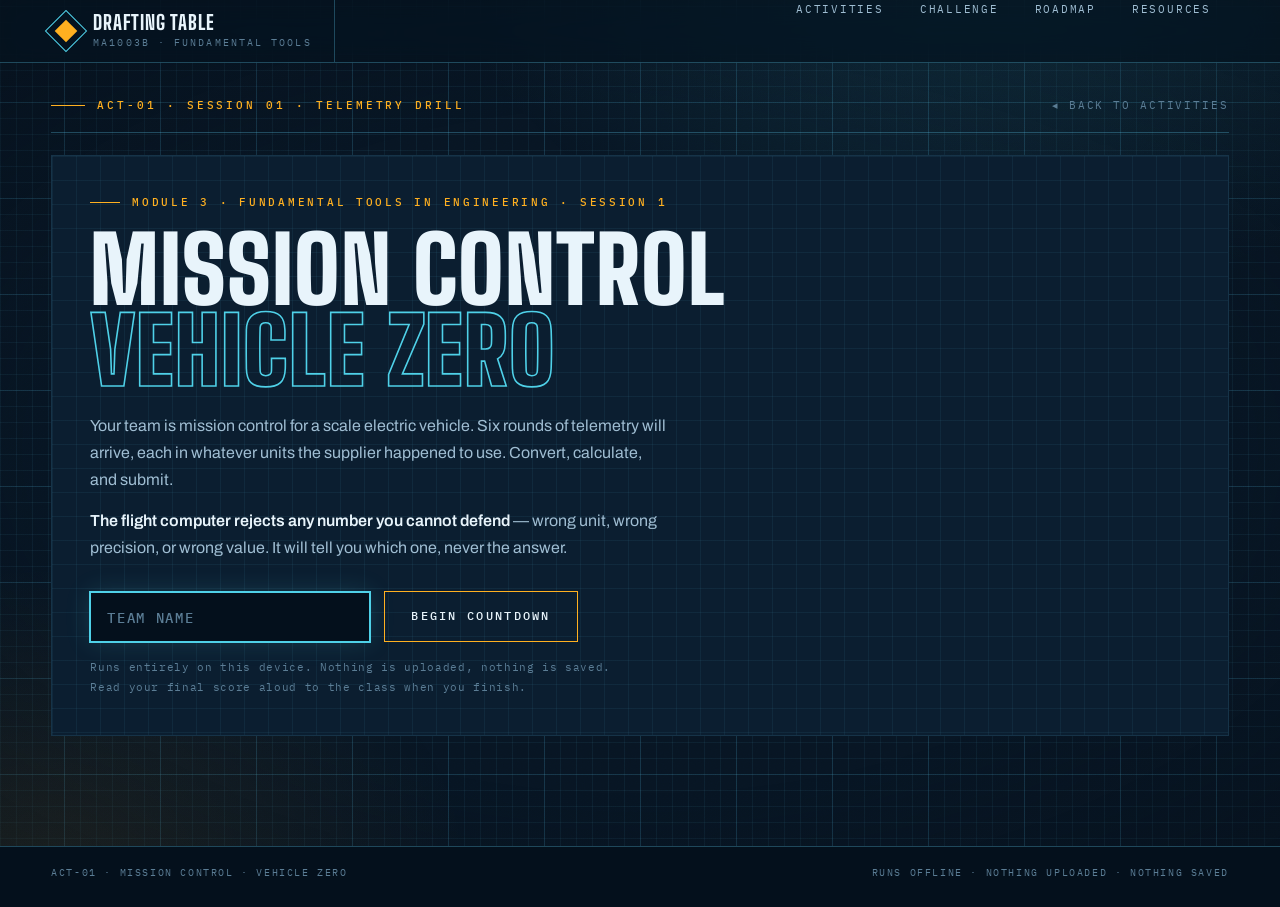
<file: activities/mission-control/index.html>
<!DOCTYPE html>
<html lang="en">
<head>
<meta charset="utf-8">
<meta name="viewport" content="width=device-width, initial-scale=1">
<title>ACT-01 · Mission Control — Vehicle Zero</title>
<meta name="description" content="Six rounds of telemetry. Convert, compute, transmit. The flight computer rejects any number you cannot defend.">
<meta name="theme-color" content="#071523">
<link rel="preconnect" href="https://fonts.googleapis.com">
<link rel="preconnect" href="https://fonts.gstatic.com" crossorigin>
<link rel="stylesheet" href="../../assets/style.css">
<link rel="icon" href="data:image/svg+xml,%3Csvg xmlns='http://www.w3.org/2000/svg' viewBox='0 0 32 32'%3E%3Crect width='32' height='32' fill='%23071523'/%3E%3Crect x='7' y='7' width='18' height='18' fill='none' stroke='%234fd1e8' stroke-width='2' transform='rotate(45 16 16)'/%3E%3Crect x='13' y='13' width='6' height='6' fill='%23ffb020'/%3E%3C/svg%3E">

<style>
/* ============================================================
   ACT-01 — game shell, blueprint dialect
   All styles scoped to #app so the site chrome is untouched.
   ============================================================ */

.mc-wrap { padding: 34px 0 70px; }

/* ---------- mission strip above the console ---------- */
.mc-strip {
  display: flex; align-items: center; justify-content: space-between;
  flex-wrap: wrap; gap: 14px;
  padding-bottom: 18px; margin-bottom: 22px;
  border-bottom: 1px solid var(--line-hard);
}
.mc-strip .eyebrow { font-size: 10.5px; }
.mc-back {
  font-family: var(--mono); font-size: 10.5px; letter-spacing: .18em;
  text-transform: uppercase; color: var(--ink-faint);
  display: inline-flex; align-items: center; gap: 9px;
  transition: color .25s, gap .3s var(--ease);
}
.mc-back:hover { color: var(--cyan); gap: 14px; }

#app { position: relative; z-index: 5; }

/* ---------- panels ---------- */
#app .panel {
  position: relative;
  background: var(--paper-raised);
  border: 1px solid var(--line-coarse);
  padding: clamp(22px, 3.2vw, 38px);
}
#app .panel::before {
  content: '';
  position: absolute; inset: 0; pointer-events: none;
  background-image:
    linear-gradient(to right, var(--line-fine) 1px, transparent 1px),
    linear-gradient(to bottom, var(--line-fine) 1px, transparent 1px);
  background-size: 24px 24px;
}
#app .panel > * { position: relative; }

/* ---------- type ---------- */
#app .kicker {
  font-family: var(--mono); font-size: 10.5px; font-weight: 500;
  letter-spacing: .26em; text-transform: uppercase; color: var(--amber);
  display: flex; align-items: center; gap: 12px;
}
#app .kicker::before { content: ''; width: 30px; height: 1px; background: var(--amber); flex: none; }

#app h1 {
  font-family: var(--display); font-weight: 900;
  font-size: clamp(44px, 8vw, 92px); line-height: .88;
  letter-spacing: .01em; text-transform: uppercase;
  margin: 18px 0 20px;
}
#app h1 .out { color: transparent; -webkit-text-stroke: 1.6px var(--cyan); }
#app h2 {
  font-family: var(--display); font-weight: 800;
  font-size: clamp(28px, 4.4vw, 46px); line-height: .95;
  text-transform: uppercase; letter-spacing: .015em; margin: 0 0 10px;
}
#app p.lead { color: var(--ink-soft); font-size: 16px; line-height: 1.7; max-width: 64ch; }
#app p.lead strong { color: var(--ink); font-weight: 600; }
#app .hint {
  font-family: var(--mono); font-size: 11px; line-height: 1.75;
  letter-spacing: .06em; color: var(--ink-faint); margin-top: 16px;
}
#app .hint code {
  background: rgba(79,209,232,.1); border: 1px solid var(--line-coarse);
  padding: 1px 6px; color: var(--cyan-hot);
}

#app .row { display: flex; gap: 14px; flex-wrap: wrap; }
#app .spacer { flex: 1; }
#app .hide { display: none; }

/* ---------- controls ---------- */
#app button {
  font-family: var(--mono); font-size: 11.5px; font-weight: 500;
  letter-spacing: .2em; text-transform: uppercase;
  padding: 15px 26px; border: 1px solid var(--amber);
  background: transparent; color: var(--ink);
  position: relative; overflow: hidden; isolation: isolate;
  transition: color .3s, transform .3s var(--ease), border-color .3s;
}
#app button::before {
  content: ''; position: absolute; inset: 0; z-index: -1;
  background: var(--amber); transform: translateY(101%);
  transition: transform .42s var(--ease);
}
#app button:hover:not(:disabled) { color: var(--paper-deep); transform: translateY(-2px); }
#app button:hover:not(:disabled)::before { transform: translateY(0); }
#app button:active:not(:disabled) { transform: translateY(0); }
#app button.ghost { border-color: var(--line-hard); color: var(--ink-soft); }
#app button.ghost::before { background: var(--cyan); }
#app button.ghost:hover { color: var(--paper-deep); border-color: var(--cyan); }
#app button:disabled { opacity: .4; cursor: not-allowed; }

#app input[type=text], #app select {
  font-family: var(--mono); font-size: 18px; font-weight: 500;
  background: var(--paper-deep); color: var(--ink);
  border: 1px solid var(--line-hard); border-radius: 0;
  padding: 14px 16px; width: 220px;
  transition: border-color .25s, box-shadow .25s;
}
#app input[type=text]::placeholder { color: var(--ink-faint); letter-spacing: .12em; font-size: 14px; text-transform: uppercase; }
#app input[type=text]:focus, #app select:focus {
  outline: none; border-color: var(--cyan);
  box-shadow: 0 0 0 1px var(--cyan), 0 0 26px rgba(79,209,232,.16);
}
#app select { width: auto; font-size: 16px; cursor: pointer; }
#app select option { background: var(--paper-deep); }

/* ---------- HUD ---------- */
#hud {
  display: flex; align-items: flex-end; gap: 26px;
  flex-wrap: wrap; margin-bottom: 14px;
}
#hud .tag {
  font-family: var(--mono); font-size: 9.5px; letter-spacing: .22em;
  text-transform: uppercase; color: var(--ink-faint); margin-bottom: 3px;
}
#hud .val {
  font-family: var(--display); font-size: 34px; font-weight: 800;
  line-height: .9; letter-spacing: .03em; color: var(--ink);
}
#hud #clock { color: var(--amber); font-variant-numeric: tabular-nums; }

#bar {
  height: 3px; background: var(--line-coarse);
  overflow: hidden; margin-bottom: 24px; position: relative;
}
#barfill {
  height: 100%; width: 100%;
  background: linear-gradient(90deg, var(--amber), var(--amber-hot));
  transition: width .95s linear;
}
#barfill.warn {
  background: linear-gradient(90deg, var(--red), #ff9a94);
  animation: mcAlarm 1s steps(2) infinite;
}
@keyframes mcAlarm { 50% { opacity: .45; } }

/* ---------- telemetry readout ---------- */
.tele {
  position: relative;
  background: var(--paper-deep);
  border: 1px solid var(--line-hard);
  padding: 20px 22px; margin: 4px 0 22px;
  overflow: hidden;
}
.tele::after {
  /* scanline wash */
  content: ''; position: absolute; inset: 0; pointer-events: none;
  background: repeating-linear-gradient(180deg, rgba(79,209,232,.05) 0 1px, transparent 1px 3px);
  opacity: .7;
}
.tele .th {
  font-family: var(--mono); font-size: 9.5px; letter-spacing: .26em;
  color: var(--cyan); margin-bottom: 13px;
  display: flex; align-items: center; gap: 10px;
}
.tele .th::after {
  content: ''; flex: 1; height: 1px;
  background: linear-gradient(90deg, var(--line-hard), transparent);
}
.tele .line {
  font-family: var(--mono); font-size: 15px; line-height: 1.95;
  white-space: pre-wrap; color: var(--ink-soft);
  position: relative; z-index: 1;
}
.tele .line b { color: var(--amber-hot); font-weight: 600; }

.qtext {
  font-family: var(--display); font-weight: 700;
  font-size: clamp(22px, 3vw, 30px); line-height: 1.1;
  letter-spacing: .015em; text-transform: uppercase;
  color: var(--ink); margin: 0 0 20px;
}

/* ---------- formula strip ----------
   Deliberately NOT uppercased: in these relations, case carries meaning
   (D = diameter, d = distance; t = time, T would be temperature).       */
.formula {
  display: flex; align-items: center; flex-wrap: wrap; gap: 16px;
  font-family: var(--mono); font-size: 15px; font-weight: 500;
  text-transform: none; letter-spacing: .03em;
  color: var(--cyan-hot);
  background: var(--paper-deep);
  border: 1px solid var(--line-hard); border-left: 2px solid var(--cyan);
  padding: 13px 18px; margin: -4px 0 20px;
}
.formula .lbl {
  font-size: 9.5px; letter-spacing: .24em; text-transform: uppercase;
  color: var(--ink-faint);
  border-right: 1px solid var(--line-hard); padding-right: 16px;
}
@media (max-width: 560px) {
  .formula { font-size: 13.5px; gap: 10px; }
  .formula .lbl { border-right: 0; padding-right: 0; width: 100%; }
}

/* ---------- feedback ---------- */
.feedback {
  display: none; margin-top: 18px; padding: 16px 20px;
  font-size: 14.5px; line-height: 1.65;
  border-left: 2px solid; animation: mcIn .4s var(--ease);
}
@keyframes mcIn { from { opacity: 0; transform: translateY(8px); } }
.feedback .code {
  display: block; margin-bottom: 6px;
  font-family: var(--mono); font-size: 10.5px; font-weight: 600;
  letter-spacing: .24em; text-transform: uppercase;
  background: none; border: 0; padding: 0;
}
.feedback.bad {
  border-color: var(--red); color: #ffd9d6;
  background: linear-gradient(90deg, rgba(255,95,86,.11), transparent 78%);
}
.feedback.bad .code { color: var(--red); }
.feedback.good {
  border-color: var(--green); color: #d6f5e2;
  background: linear-gradient(90deg, rgba(82,227,164,.11), transparent 78%);
}
.feedback.good .code { color: var(--green); }

/* ---------- progress steps ---------- */
.steps { display: flex; gap: 6px; margin-top: 26px; }
.step {
  flex: 1; height: 3px; background: var(--line-coarse);
  transition: background .45s var(--ease);
}
.step.done { background: var(--green); }
.step.miss { background: var(--red); }
.step.now  { background: var(--amber); animation: mcPulseStep 1.6s ease-in-out infinite; }
@keyframes mcPulseStep { 50% { opacity: .35; } }

/* ---------- debrief table ---------- */
#app table {
  border-collapse: collapse; width: 100%;
  margin-top: 22px; font-size: 13.5px;
}
#app th, #app td {
  text-align: left; padding: 11px 12px;
  border-bottom: 1px solid var(--line-coarse);
}
#app th {
  font-family: var(--mono); font-size: 9.5px; font-weight: 500;
  letter-spacing: .2em; text-transform: uppercase; color: var(--ink-faint);
  border-bottom-color: var(--line-hard);
}
#app td { color: var(--ink-soft); }
#app td.mono { font-family: var(--mono); font-weight: 500; }
#app tr:hover td { background: rgba(79,209,232,.04); }
#app .ok { color: var(--green); }
#app .no { color: var(--red); }

.big {
  font-family: var(--display); font-weight: 900;
  font-size: clamp(56px, 9vw, 88px); line-height: .85;
  letter-spacing: .01em;
}

@media (max-width: 640px) {
  #app input[type=text] { width: 100%; }
  #hud { gap: 18px; }
  #hud .val { font-size: 26px; }
}
</style>
</head>
<body>

<div class="substrate" aria-hidden="true"></div>
<div class="grain" aria-hidden="true"></div>
<div class="crosshair" aria-hidden="true"><span></span></div>

<!-- ===================== NAV ===================== -->
<nav class="nav">
  <div class="nav-in">
    <a class="brand" href="../../index.html">
      <span class="brand-mark" aria-hidden="true"></span>
      <span class="brand-txt">
        <b>Drafting Table</b>
        <small>MA1003B · Fundamental Tools</small>
      </span>
    </a>
    <button class="nav-toggle" aria-expanded="false">[ MENU ]</button>
    <ul class="nav-links">
      <li><a href="../../index.html">Activities</a></li>
      <li><a href="../../challenge.html">Challenge</a></li>
      <li><a href="../../roadmap.html">Roadmap</a></li>
      <li><a href="../../resources.html">Resources</a></li>
    </ul>
  </div>
</nav>

<main class="shell mc-wrap">
  <div class="mc-strip">
    <div class="eyebrow amber">ACT-01 · Session 01 · Telemetry drill</div>
    <a class="mc-back" href="../../index.html"><span aria-hidden="true">◂</span> Back to activities</a>
  </div>

  <div id="app"></div>
</main>

<footer class="foot">
  <div class="foot-bar">
    <span>ACT-01 · Mission Control · Vehicle Zero</span>
    <span>Runs offline · Nothing uploaded · Nothing saved</span>
  </div>
</footer>

<script src="../../assets/app.js"></script>
<script>
/* ============================================================
   MISSION CONTROL — VEHICLE ZERO
   Module 3, Fundamental Tools in Engineering — Session 1
   Single file. Runs offline. No install, no account, no network.
   ============================================================ */

/* ---------- significant-figure counter (the heart of the game) ---------- */
function countSigFigs(raw){
  let s = String(raw).trim().replace(/^[+-]/,"");
  if(!s) return 0;
  // scientific notation: only the mantissa carries significance
  const sci = s.match(/^([0-9]*\.?[0-9]+)\s*(?:e|E|x10\^|\*10\^)\s*[+-]?\d+$/);
  if(sci) s = sci[1];
  if(!/^[0-9]*\.?[0-9]*$/.test(s) || !/[0-9]/.test(s)) return -1;   // not a plain number
  if(s.includes(".")){
    let d = s.replace(".","").replace(/^0+/,"");   // leading zeros never count
    return d.length;                               // trailing zeros after a point DO count
  }
  let d = s.replace(/^0+/,"");
  d = d.replace(/0+$/,"");                         // trailing zeros in a whole number: ambiguous
  return d.length || 1;
}
function parseNum(raw){
  const s = String(raw).trim().replace(/\s/g,"").replace(/x10\^/i,"e").replace(/\*10\^/i,"e");
  const v = Number(s);
  return isFinite(v) ? v : NaN;
}

/* ---------- the six rounds ---------- */
const ROUNDS = [
  {
    code:"T-06  PRE-FLIGHT",
    telemetry:[["TRACK LENGTH","1250 cm"],["SURFACE","dry concrete"]],
    question:"Report the track length in metres.",
    answer:12.5, unit:"m", sf:3,
    units:["m","km","cm","mm"],
    why:"1250 cm carries 3 significant figures — the trailing zero of a whole number is not significant. Divide by 100: 12.5 m."
  },
  {
    code:"T-05  VELOCITY CHECK",
    telemetry:[["TRACK LENGTH","12.5 m"],["RUN TIME","3.4 s"]],
    question:"What was the average speed over the run?",
    answer:3.7, unit:"m/s", sf:2,
    units:["m/s","km/h","m","s"],
    why:"12.5 / 3.4 = 3.676… but 3.4 s has only 2 significant figures, so the answer gets 2: 3.7 m/s."
  },
  {
    code:"T-04  POWER BUDGET",
    telemetry:[["BATTERY VOLTAGE","7.4 V"],["MOTOR CURRENT","1.30 A"]],
    question:"How much electrical power is the motor drawing?",
    formula:"P = V · I",
    answer:9.6, unit:"W", sf:2,
    units:["W","kW","J","V"],
    why:"7.4 × 1.30 = 9.62. The 7.4 V has only 2 significant figures, so the answer gets 2: 9.6 W."
  },
  {
    code:"T-03  ENERGY DRAW",
    telemetry:[["MOTOR POWER","9.6 W"],["RUN TIME","3.4 s"]],
    question:"How much energy did the run consume?",
    formula:"E = P · t",
    answer:33, unit:"J", sf:2,
    units:["J","kJ","W","W·h"],
    why:"9.6 × 3.4 = 32.64. Both factors have 2 significant figures, so the answer does too: 33 J."
  },
  {
    code:"T-02  DRIVETRAIN",
    telemetry:[["WHEEL DIAMETER","65 mm"],["TRACK LENGTH","12.5 m"],["ROLLING CONDITION","no slip"]],
    question:"How many revolutions does a wheel make over the track?",
    formula:"C = π · D   (D = wheel diameter)     →     n = d / C   (d = track length)",
    answer:61, unit:"rev", sf:2,
    units:["rev","m","mm","rad"],
    why:"Circumference uses the diameter, not the radius: C = π × 0.065 m = 0.2042 m. Then 12.5 / 0.2042 = 61.2. The 65 mm carries only 2 significant figures, so: 61 rev."
  },
  {
    code:"T-01  FINAL BURN",
    telemetry:[["SUPPLIER SPEC SHEET","MAX THRUST IMPULSE  3.5 lbf·s"],["FLIGHT SOFTWARE EXPECTS","N·s"],["CONVERSION","1 lbf = 4.448 N"]],
    question:"Convert the thrust impulse into the unit the flight software expects.",
    answer:16, unit:"N·s", sf:2,
    units:["N·s","lbf·s","N","kg·m/s"],
    why:"3.5 × 4.448 = 15.568 → 16 N·s (2 significant figures). Submitting 3.5 unconverted is exactly what destroyed the Mars Climate Orbiter in 1999."
  }
];

const ROUND_TIME = 120, BASE = 100, RETRY_COST = 30;

/* ---------- state ---------- */
let team="", idx=0, score=0, attempt=0, tLeft=ROUND_TIME, timer=null, log=[];
const app = document.getElementById("app");
const esc = t => String(t).replace(/[&<>]/g, c => ({"&":"&amp;","<":"&lt;",">":"&gt;"}[c]));

/* ---------- screens ---------- */
function screenIntro(){
  stopTimer();
  app.innerHTML = `
    <div class="panel">
      <div class="kicker">Module 3 · Fundamental Tools in Engineering · Session 1</div>
      <h1>Mission&nbsp;Control<br><span class="out">Vehicle&nbsp;Zero</span></h1>
      <p class="lead">Your team is mission control for a scale electric vehicle. Six rounds of telemetry
      will arrive, each in whatever units the supplier happened to use. Convert, calculate, and submit.</p>
      <p class="lead" style="margin-top:14px"><strong>The flight computer rejects
      any number you cannot defend</strong> — wrong unit, wrong precision, or wrong value. It will tell you
      which one, never the answer.</p>
      <div class="row" style="margin-top:30px;align-items:center">
        <input type="text" id="team" placeholder="Team name" style="width:280px;font-size:16px">
        <button class="primary" id="go">Begin countdown</button>
      </div>
      <div class="hint">Runs entirely on this device. Nothing is uploaded, nothing is saved.<br>
      Read your final score aloud to the class when you finish.</div>
    </div>`;
  const inp = document.getElementById("team");
  const start = () => { team = inp.value.trim() || "Unnamed team"; idx=0; score=0; log=[]; screenRound(); };
  document.getElementById("go").onclick = start;
  inp.onkeydown = e => { if(e.key === "Enter") start(); };
  inp.focus();
}

function screenRound(){
  const r = ROUNDS[idx];
  attempt = 0; tLeft = ROUND_TIME;

  const teleLines = r.telemetry.map(t =>
    `${t[0].padEnd(26,".")}  <b>${esc(t[1])}</b>`).join("\n");
  const opts = r.units.map(u => `<option value="${esc(u)}">${esc(u)}</option>`).join("");
  const steps = ROUNDS.map((_,i) =>
    `<div class="step ${i<idx?(log[i]&&log[i].ok?'done':'miss'):(i===idx?'now':'')}"></div>`).join("");

  app.innerHTML = `
    <div id="hud">
      <div><div class="tag">ROUND</div><div class="val">${idx+1} / ${ROUNDS.length}</div></div>
      <div><div class="tag">SCORE</div><div class="val" id="score">${score}</div></div>
      <div class="spacer"></div>
      <div style="text-align:right"><div class="tag">${esc(r.code)}</div>
        <div class="val" id="clock">${fmt(tLeft)}</div></div>
    </div>
    <div id="bar"><div id="barfill"></div></div>

    <div class="panel">
      <div class="tele">
        <div class="th">INCOMING TELEMETRY</div>
        <div class="line">${teleLines}</div>
      </div>
      <div class="qtext">${esc(r.question)}</div>
      ${r.formula ? `<div class="formula"><span class="lbl">Relations</span>${esc(r.formula)}</div>` : ""}
      <div class="row" style="align-items:center">
        <input type="text" id="ans" placeholder="value" autocomplete="off">
        <select id="unit">${opts}</select>
        <button class="primary" id="send">Transmit</button>
      </div>
      <div class="hint">Type the number exactly as you would write it in a report — the trailing zeros
      matter. Scientific notation such as <code>1.5e3</code> is accepted.</div>
      <div class="feedback" id="fb"></div>
      <div class="steps">${steps}</div>
    </div>`;

  const ans = document.getElementById("ans");
  document.getElementById("send").onclick = submit;
  ans.onkeydown = e => { if(e.key === "Enter") submit(); };
  ans.focus();
  startTimer();
}

function fmt(s){ return String(Math.floor(s/60)) + ":" + String(s%60).padStart(2,"0"); }

function startTimer(){
  stopTimer();
  timer = setInterval(() => {
    tLeft--;
    const c = document.getElementById("clock"), b = document.getElementById("barfill");
    if(!c){ stopTimer(); return; }
    c.textContent = fmt(Math.max(tLeft,0));
    b.style.width = Math.max(0, tLeft/ROUND_TIME*100) + "%";
    if(tLeft <= 20){ b.classList.add("warn"); c.style.color = "var(--red)"; }
    if(tLeft <= 0){ stopTimer(); timeUp(); }
  }, 1000);
}
function stopTimer(){ if(timer){ clearInterval(timer); timer = null; } }

function timeUp(){
  const r = ROUNDS[idx];
  log.push({ round:idx+1, code:r.code, ok:false, given:"— no transmission —",
             expect:r.answer + " " + r.unit + " (" + r.sf + " s.f.)", pts:0, why:r.why });
  show("bad", "SIGNAL LOST", "The window closed before you transmitted. In flight, a late number is the same as no number.");
  setTimeout(next, 2600);
}

function submit(){
  const r = ROUNDS[idx];
  const raw = document.getElementById("ans").value;
  const unit = document.getElementById("unit").value;
  if(!raw.trim()){ show("bad","EMPTY TRANSMISSION","The flight computer received no value."); return; }

  const sf = countSigFigs(raw), val = parseNum(raw);
  if(isNaN(val) || sf < 0){ show("bad","MALFORMED VALUE","That is not a number the flight computer can read."); return; }

  let err = null;
  if(unit !== r.unit){
    err = ["UNIT MISMATCH", "The flight computer expected a different quantity. Check what the question is actually asking for — and what units the inputs came in."];
  } else if(sf !== r.sf){
    err = ["UNVERIFIABLE PRECISION",
      sf > r.sf
        ? "You transmitted " + sf + " significant figures. The measurements you were given do not support that many — you are claiming precision you never measured."
        : "You transmitted only " + sf + " significant figures. You are throwing away precision you actually had."];
  } else if(Math.abs(val - r.answer) > Math.abs(r.answer)*1e-6 + 1e-9){
    err = ["VALUE OUT OF RANGE", "Units and precision are correct. The arithmetic is not — re-check your conversion."];
  }

  if(err){
    attempt++;
    if(attempt >= 2){
      log.push({ round:idx+1, code:r.code, ok:false, given:raw + " " + unit,
                 expect:r.answer + " " + r.unit + " (" + r.sf + " s.f.)", pts:0, why:r.why });
      show("bad", err[0], err[1] + "  Second rejection — the window is closed on this one.");
      stopTimer(); setTimeout(next, 3400);
    } else {
      show("bad", err[0], err[1] + "  One resubmission allowed, for " + RETRY_COST + " points less.");
      document.getElementById("ans").select();
    }
    return;
  }

  stopTimer();
  const timeBonus = Math.max(0, Math.round(tLeft/2));
  const pts = Math.max(0, BASE - attempt*RETRY_COST) + timeBonus;
  score += pts;
  log.push({ round:idx+1, code:r.code, ok:true, given:raw + " " + unit,
             expect:r.answer + " " + r.unit + " (" + r.sf + " s.f.)", pts, why:r.why });
  document.getElementById("score").textContent = score;
  show("good", "ACCEPTED  +" + pts + " PTS", r.why);
  setTimeout(next, 3200);
}

function show(kind, code, text){
  const fb = document.getElementById("fb");
  fb.className = "feedback " + kind;
  fb.innerHTML = '<span class="code">' + esc(code) + "</span>" + esc(text);
  fb.style.display = "block";
}

function next(){
  idx++;
  if(idx >= ROUNDS.length) screenEnd(); else screenRound();
}

function screenEnd(){
  stopTimer();
  const good = log.filter(l => l.ok).length;
  const perfect = good === ROUNDS.length;
  const maxScore = ROUNDS.length * (BASE + ROUND_TIME/2);

  const rows = log.map(l => `
    <tr>
      <td class="mono">${l.round}</td>
      <td>${esc(l.code)}</td>
      <td class="mono ${l.ok?'ok':'no'}">${esc(l.given)}</td>
      <td class="mono">${esc(l.expect)}</td>
      <td class="mono ${l.ok?'ok':'no'}">${l.ok ? "+"+l.pts : "0"}</td>
    </tr>`).join("");

  app.innerHTML = `
    <div class="panel">
      <div class="kicker">${perfect ? "RUN COMPLETE" : "MISSION ANOMALY"}</div>
      <h2 style="margin-top:16px">${perfect
        ? "Vehicle Zero crossed the line."
        : "Vehicle Zero did not finish the run."}</h2>
      <p class="lead">${perfect
        ? "Every number you transmitted was one you could defend — correct unit, correct precision, correct value. That is the whole job."
        : "You lost " + (ROUNDS.length-good) + " of " + ROUNDS.length + " rounds. On 23 September 1999 NASA lost the Mars Climate Orbiter to a single unconverted unit, at a cost of 327 million dollars. Your telemetry log is below."}</p>

      <div class="row" style="margin:30px 0 6px;align-items:flex-end;gap:38px">
        <div>
          <div class="tag" style="font-family:var(--mono);font-size:9.5px;letter-spacing:.22em;text-transform:uppercase;color:var(--ink-faint);margin-bottom:6px">FINAL SCORE</div>
          <div class="big" style="color:${perfect?'var(--green)':'var(--amber)'}">${score}</div>
        </div>
        <div>
          <div class="tag" style="font-family:var(--mono);font-size:9.5px;letter-spacing:.22em;text-transform:uppercase;color:var(--ink-faint);margin-bottom:6px">ROUNDS CLEARED</div>
          <div class="big" style="font-size:48px">${good} <span style="color:var(--ink-faint);font-size:24px">/ ${ROUNDS.length}</span></div>
        </div>
        <div>
          <div class="tag" style="font-family:var(--mono);font-size:9.5px;letter-spacing:.22em;text-transform:uppercase;color:var(--ink-faint);margin-bottom:6px">TEAM</div>
          <div style="font-family:var(--display);font-size:32px;font-weight:800;text-transform:uppercase;letter-spacing:.02em;padding-bottom:4px">${esc(team)}</div>
        </div>
      </div>
      <div class="hint">Maximum possible: ${maxScore}. Read your score aloud to the class.</div>

      <table>
        <tr><th>#</th><th>Round</th><th>You sent</th><th>Accepted answer</th><th>Pts</th></tr>
        ${rows}
      </table>

      <div class="row" style="margin-top:30px">
        <button class="primary" id="again">Run it again</button>
        <button class="ghost" id="reasons">Show the reasoning</button>
      </div>
      <div id="whybox" class="hide" style="margin-top:20px"></div>
    </div>`;

  document.getElementById("again").onclick = screenIntro;
  document.getElementById("reasons").onclick = () => {
    const box = document.getElementById("whybox");
    box.classList.toggle("hide");
    box.innerHTML = log.map(l =>
      `<div class="tele" style="margin:10px 0"><div class="th">ROUND ${l.round} — ${esc(l.code)}</div>
       <div style="font-size:14px;line-height:1.7;color:var(--ink-soft);position:relative;z-index:1">${esc(l.why)}</div></div>`).join("");
  };
}

screenIntro();
</script>
</body>
</html>
</file>
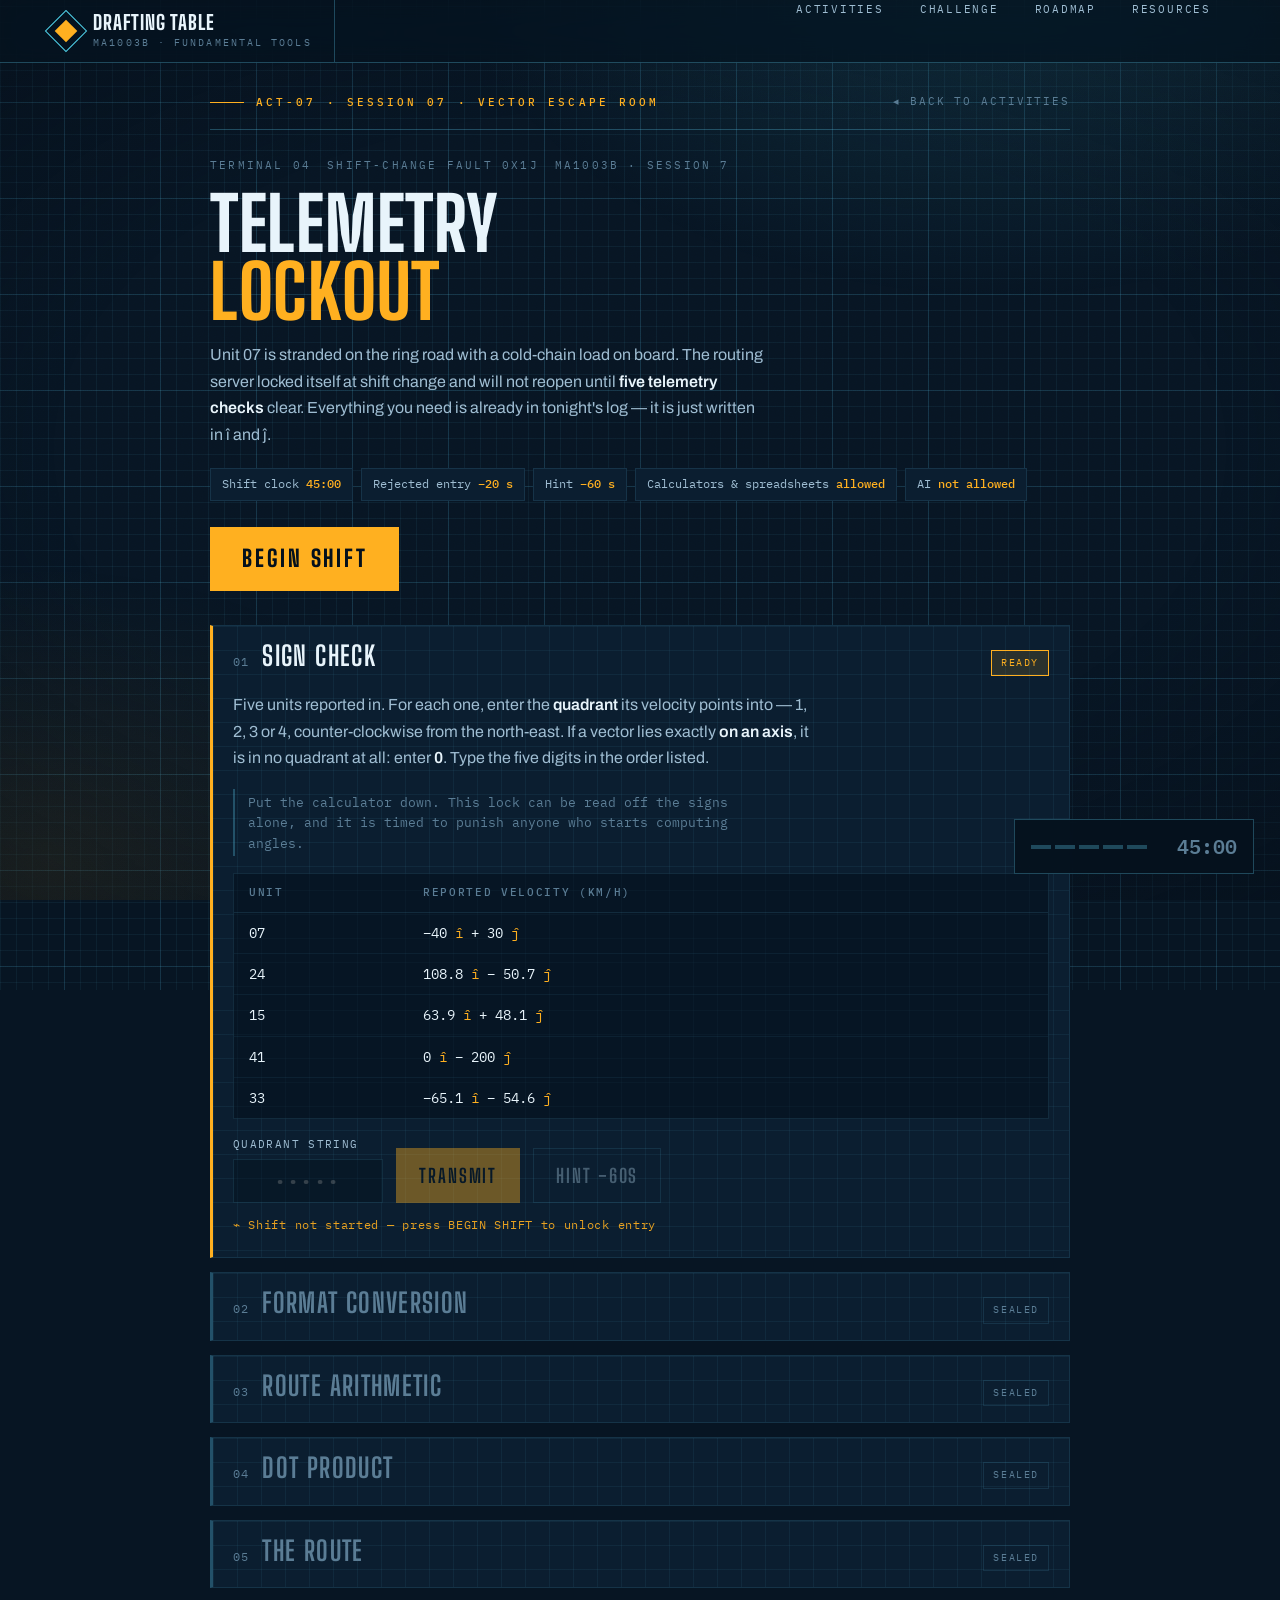
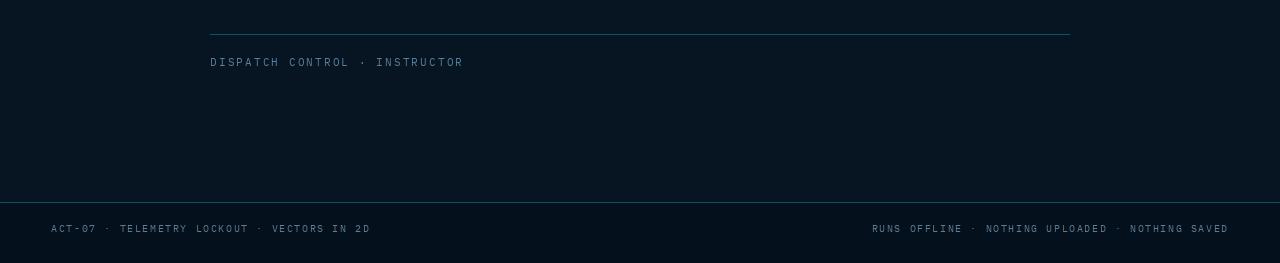
<file: activities/telemetry-lockout/index.html>
<!DOCTYPE html>
<html lang="en">
<head>
<meta charset="utf-8">
<meta name="viewport" content="width=device-width, initial-scale=1">
<title>ACT-07 · Telemetry Lockout — Vectors in 2D</title>
<meta name="description" content="Five locks, forty-five minutes. Read the fleet in i, j notation, convert it, operate on it, and find the leg that is going nowhere. The dispatch server refuses any number you cannot defend.">
<meta name="theme-color" content="#071523">
<link rel="preconnect" href="https://fonts.googleapis.com">
<link rel="preconnect" href="https://fonts.gstatic.com" crossorigin>
<link rel="stylesheet" href="../../assets/style.css">
<link rel="icon" href="data:image/svg+xml,%3Csvg xmlns='http://www.w3.org/2000/svg' viewBox='0 0 32 32'%3E%3Crect width='32' height='32' fill='%23071523'/%3E%3Crect x='7' y='7' width='18' height='18' fill='none' stroke='%234fd1e8' stroke-width='2' transform='rotate(45 16 16)'/%3E%3Crect x='13' y='13' width='6' height='6' fill='%23ffb020'/%3E%3C/svg%3E">

<style>
/* ============================================================
   ACT-07 — TELEMETRY LOCKOUT
   Blueprint dialect. Everything scoped to #app; the four class
   names that clash with the site sheet carry a tl- prefix.
   ============================================================ */
.tl-wrap { max-width: 860px; margin: 0 auto; padding: 30px 0 90px; }

.tl-strip {
  display: flex; align-items: center; justify-content: space-between;
  flex-wrap: wrap; gap: 14px;
  padding-bottom: 18px; margin-bottom: 26px;
  border-bottom: 1px solid var(--line-hard);
}
.tl-back {
  font-family: var(--mono); font-size: 10.5px; letter-spacing: .18em;
  text-transform: uppercase; color: var(--ink-faint);
  display: inline-flex; align-items: center; gap: 9px;
  transition: color .25s, gap .3s var(--ease);
}
.tl-back:hover { color: var(--cyan); gap: 14px; }

#app { position: relative; z-index: 5; }
#app {
  --tl-soft-amber: rgba(255,176,32,.13);
  --tl-soft-green: rgba(82,227,164,.12);
  --tl-soft-red:   rgba(255,95,86,.13);
}

/* ---------- floating shift clock ---------- */
.tl-dock {
  position: fixed; z-index: 55;
  pointer-events: none;            /* read-only display: must never block a control beneath it */
  right: clamp(12px, 3vw, 26px); bottom: clamp(12px, 3vw, 26px);
  display: flex; align-items: center; gap: 14px;
  padding: 10px 16px;
  background: rgba(6,18,30,.93);
  border: 1px solid var(--line-hard);
  backdrop-filter: blur(10px);
}
.tl-dock .rail { display: flex; gap: 4px; }
.tl-dock .pip { width: 20px; height: 4px; background: var(--line-hard); }
.tl-dock .pip.on { background: var(--amber); }
.tl-dock .pip.done { background: var(--green); }
.tl-dock .clock {
  font-family: var(--mono); font-weight: 600; font-size: 20px;
  font-variant-numeric: tabular-nums; color: var(--amber);
  min-width: 76px; text-align: right;
}
.tl-dock .clock.warn { color: var(--red); }
.tl-dock .clock.idle { color: var(--ink-faint); }
@media (max-width: 560px) {
  .tl-dock { left: 12px; right: 12px; justify-content: space-between; }
}

/* ---------- masthead ---------- */
#app .head { padding: 0 0 8px; margin-bottom: 26px; }
#app .tl-eyebrow {
  font-family: var(--mono); font-size: 11px; letter-spacing: .2em;
  text-transform: uppercase; color: var(--ink-faint);
  display: flex; flex-wrap: wrap; gap: 6px 16px; margin-bottom: 16px;
}
#app h1 {
  font-family: var(--display); font-weight: 800;
  font-size: clamp(42px, 9vw, 74px); line-height: .92; letter-spacing: .01em;
  text-transform: uppercase; margin: 0 0 16px; text-wrap: balance;
}
#app h1 em { font-style: normal; color: var(--amber); display: block; }
#app .tl-lede { color: var(--ink-soft); max-width: 62ch; margin: 0 0 20px; font-size: 16px; }
#app .tl-lede strong { color: var(--ink); font-weight: 600; }
#app .terms { display: flex; flex-wrap: wrap; gap: 8px; margin-bottom: 26px; }
#app .term {
  font-family: var(--mono); font-size: 11.5px; padding: 6px 11px;
  border: 1px solid var(--line-coarse); color: var(--ink-soft);
  background: var(--paper-raised);
}
#app .term b { color: var(--amber); font-weight: 500; }
#app .begin {
  font-family: var(--display); font-weight: 800; font-size: 23px;
  letter-spacing: .12em; text-transform: uppercase;
  background: var(--amber); color: var(--paper-deep);
  border: 0; padding: 13px 32px; cursor: pointer; transition: filter .2s;
}
#app .begin:hover { filter: brightness(1.12); }
#app .begin:disabled { background: var(--line-hard); color: var(--ink-faint); cursor: default; }

/* ---------- lock panels ---------- */
#app .lock {
  position: relative;
  border: 1px solid var(--line-coarse); border-left: 3px solid var(--line-hard);
  background: var(--paper-raised); margin-bottom: 14px; overflow: hidden;
}
#app .lock::before {
  content: ''; position: absolute; inset: 0; pointer-events: none;
  background-image:
    linear-gradient(to right, var(--line-fine) 1px, transparent 1px),
    linear-gradient(to bottom, var(--line-fine) 1px, transparent 1px);
  background-size: 24px 24px;
}
#app .lock > *:not(.tl-rail):not(.tl-sweep):not(.tl-alarm) { position: relative; }
#app .lock.active { border-left-color: var(--amber); }
#app .lock.cleared { border-left-color: var(--green); }
#app .lock-head { display: flex; align-items: baseline; gap: 13px; padding: 16px 20px; }
#app .lock-no { font-family: var(--mono); font-size: 12px; color: var(--ink-faint); letter-spacing: .1em; }
#app .lock-name {
  font-family: var(--display); font-weight: 700; font-size: 27px;
  letter-spacing: .05em; text-transform: uppercase; line-height: 1;
}
#app .lock.sealed .lock-name { color: var(--ink-faint); }
#app .state {
  margin-left: auto; font-family: var(--mono); font-size: 10px;
  letter-spacing: .16em; text-transform: uppercase; padding: 4px 9px; white-space: nowrap;
}
#app .state.sealed { color: var(--ink-faint); border: 1px solid var(--line-coarse); }
#app .state.active { color: var(--amber); border: 1px solid var(--amber); background: var(--tl-soft-amber); }
#app .state.cleared { color: var(--green); border: 1px solid var(--green); background: var(--tl-soft-green); }
#app .lock-body { padding: 0 20px 22px; display: flex; flex-direction: column; gap: 17px; }
#app .lock.cleared .lock-body, #app .lock.sealed .lock-body { display: none; }
#app .brief { color: var(--ink-soft); margin: 0; max-width: 64ch; }
#app .brief b { color: var(--ink); font-weight: 600; }
#app .vec { font-weight: 700; font-style: italic; }

/* ---------- data ---------- */
#app .tablewrap { overflow-x: auto; border: 1px solid var(--line-coarse); background: rgba(4,16,28,.55); }
#app table {
  border-collapse: collapse; width: 100%; font-family: var(--mono);
  font-size: 13.5px; font-variant-numeric: tabular-nums; white-space: nowrap;
}
#app th {
  text-align: left; font-weight: 500; font-size: 10.5px; letter-spacing: .16em;
  text-transform: uppercase; color: var(--ink-faint);
  padding: 10px 15px; border-bottom: 1px solid var(--line-coarse);
}
#app td { padding: 9px 15px; border-bottom: 1px solid var(--line-fine); color: var(--ink); }
#app tr:last-child td { border-bottom: 0; }
#app .ij { color: var(--amber); }
#app .redact { color: var(--ink-faint); letter-spacing: .1em; }
#app .note {
  font-family: var(--mono); font-size: 12.5px; color: var(--ink-faint);
  border-left: 2px solid var(--line-hard); padding: 3px 0 3px 13px; margin: 0; max-width: 62ch;
}
#app .note b { color: var(--amber); font-weight: 500; }
#app .formula {
  font-family: var(--mono); font-size: 14.5px; background: rgba(4,16,28,.6);
  border: 1px solid var(--line-coarse); padding: 13px 16px;
  overflow-x: auto; white-space: nowrap; color: var(--ink);
}

/* ---------- entry ---------- */
#app .entry { display: flex; flex-wrap: wrap; gap: 13px; align-items: flex-end; }
#app .field { display: flex; flex-direction: column; gap: 6px; }
#app .field label {
  font-family: var(--mono); font-size: 10.5px; letter-spacing: .13em;
  text-transform: uppercase; color: var(--ink-soft);
}
#app .field input {
  font-family: var(--mono); font-weight: 500; font-size: 17px; width: 9.5ch;
  padding: 10px; background: var(--paper-deep); color: var(--ink);
  border: 1px solid var(--line-hard); text-align: center;
}
#app .field input.wide { width: 15ch; letter-spacing: .18em; }
#app .field input:focus { outline: 2px solid var(--cyan); outline-offset: 1px; border-color: var(--cyan); }
#app .field input.bad { border-color: var(--red); background: var(--tl-soft-red); }
#app .field input.good { border-color: var(--green); background: var(--tl-soft-green); }
#app .tl-btn {
  font-family: var(--display); font-weight: 700; font-size: 19px; letter-spacing: .1em;
  text-transform: uppercase; padding: 11px 22px; cursor: pointer;
  border: 1px solid var(--amber); background: var(--amber); color: var(--paper-deep);
  transition: filter .2s;
}
#app .tl-btn:hover { filter: brightness(1.12); }
#app .tl-btn.tl-ghost { background: transparent; color: var(--ink-soft); border-color: var(--line-hard); }
#app .tl-btn.tl-ghost:hover { color: var(--cyan); border-color: var(--cyan); filter: none; }
#app .msg { font-family: var(--mono); font-size: 13px; padding: 11px 14px; display: none; max-width: 66ch; }
#app .msg.show { display: block; }
#app .msg.err { color: #ffc8c3; background: var(--tl-soft-red); border: 1px solid rgba(255,95,86,.45); }
#app .msg.tip { color: var(--amber-hot); background: var(--tl-soft-amber); border: 1px solid rgba(255,176,32,.45); }
#app .shake { animation: tlsh .32s; }
@keyframes tlsh { 25% { transform: translateX(-5px); } 75% { transform: translateX(5px); } }
@media (prefers-reduced-motion: reduce) { #app .shake { animation: none; } }

/* ---------- cleared payoff ---------- */
#app .payoff { padding: 0 20px 20px; display: none; }
#app .lock.cleared .payoff { display: block; }
#app .payoff p { margin: 0; color: var(--ink-soft); border-left: 2px solid var(--green); padding-left: 14px; max-width: 64ch; }
#app .payoff b { color: var(--ink); font-weight: 600; }

/* ---------- endgame ---------- */
#app .end { display: none; border: 1px solid var(--green); background: var(--paper-raised); padding: 28px 22px; margin-top: 24px; }
#app .end.show { display: block; }
#app .end h2 {
  font-family: var(--display); font-weight: 800; font-size: 42px; letter-spacing: .04em;
  text-transform: uppercase; margin: 0 0 8px; color: var(--green); line-height: 1;
}
#app .stats {
  display: grid; grid-template-columns: repeat(auto-fit, minmax(130px, 1fr));
  gap: 1px; background: var(--line-coarse); border: 1px solid var(--line-coarse); margin: 22px 0;
}
#app .stat { background: var(--paper-raised); padding: 14px 16px; }
#app .stat dt {
  font-family: var(--mono); font-size: 10px; letter-spacing: .15em;
  text-transform: uppercase; color: var(--ink-faint); margin-bottom: 5px;
}
#app .stat dd { font-family: var(--mono); font-weight: 600; font-size: 22px; margin: 0; font-variant-numeric: tabular-nums; }
#app #routeplot { width: 100%; height: auto; display: block; border: 1px solid var(--line-coarse); background: var(--paper-deep); }

/* ---------- instructor control ---------- */
#app .control { margin-top: 46px; border-top: 1px solid var(--line-hard); padding-top: 18px; }
#app .control summary {
  font-family: var(--mono); font-size: 11px; letter-spacing: .16em;
  text-transform: uppercase; color: var(--ink-faint); cursor: pointer; list-style: none;
}
#app .control summary::-webkit-details-marker { display: none; }
#app .control summary:hover { color: var(--cyan); }
#app .ctrl-body { margin-top: 18px; display: none; }
#app .ctrl-body.open { display: block; }
#app .board { display: grid; grid-template-columns: repeat(auto-fit, minmax(155px, 1fr)); gap: 11px; margin: 15px 0; }
#app .board .field input { width: 100%; }
#app .total {
  font-family: var(--mono); font-size: 17px; padding: 13px 16px;
  border: 1px solid var(--amber); background: var(--tl-soft-amber); color: var(--ink);
}
#app h3 {
  font-family: var(--display); font-weight: 700; font-size: 21px; letter-spacing: .06em;
  text-transform: uppercase; margin: 24px 0 9px; color: var(--cyan);
}

/* @@MOTION-START@@ — shared by the standalone build and the site build.
   Selectors carry no #app prefix so the same block works in both. */
.lock input:disabled, .lock button:disabled,
[data-submit]:disabled, [data-hint]:disabled { opacity:.4; cursor:not-allowed; }
.disarmed .lock.active .entry::after{
  content:"⌁ Shift not started — press BEGIN SHIFT to unlock entry";
  flex-basis:100%; font-family:var(--mono); font-size:11.5px; letter-spacing:.06em;
  color:var(--amber); opacity:.9;
}
.tl-amb{
  position:fixed; left:0; right:0; top:0; height:180px; pointer-events:none; z-index:40;
  background:linear-gradient(to bottom, transparent, rgba(79,209,232,.06), transparent);
  animation:tl-drift 9s linear infinite;
}
@keyframes tl-drift{ 0%{transform:translateY(-200px)} 100%{transform:translateY(100vh)} }

.tl-boot{
  position:fixed; inset:0; z-index:70; pointer-events:none; height:46vh;
  background:linear-gradient(to bottom, transparent, rgba(79,209,232,.22), transparent);
  transform:translateY(-60vh);
}
.tl-boot.go{ animation:tl-sweep 1.05s cubic-bezier(.4,0,.2,1) forwards; }
@keyframes tl-sweep{ to{ transform:translateY(120vh); } }

.lock.active{ animation:tl-wake .5s cubic-bezier(.22,1,.36,1) both; }
@keyframes tl-wake{ from{opacity:.35; transform:translateY(8px);} to{opacity:1; transform:none;} }
.lock.active > .tl-rail{
  position:absolute; left:-3px; top:0; width:3px; height:100%; background:var(--amber);
  transform-origin:top; animation:tl-rail .55s cubic-bezier(.22,1,.36,1) both;
}
@keyframes tl-rail{ from{transform:scaleY(0);} to{transform:scaleY(1);} }

.lock.cleared > .tl-sweep{
  position:absolute; inset:0; pointer-events:none;
  background:linear-gradient(90deg, transparent, rgba(82,227,164,.28), transparent);
  animation:tl-scan .85s ease-out both;
}
@keyframes tl-scan{ from{transform:translateX(-100%);} to{transform:translateX(100%);} }
.lock.cleared .state{ animation:tl-stamp .45s cubic-bezier(.6,0,.2,1) both; }
@keyframes tl-stamp{ 0%{transform:scale(1.5); opacity:0;} 60%{transform:scale(.94); opacity:1;} 100%{transform:scale(1);} }
.lock.cleared .payoff{ animation:tl-rise .55s .18s cubic-bezier(.22,1,.36,1) both; }
@keyframes tl-rise{ from{opacity:0; transform:translateY(10px);} to{opacity:1; transform:none;} }

.lock.reject{ animation:tl-shake .34s; }
@keyframes tl-shake{ 20%{transform:translateX(-6px)} 45%{transform:translateX(6px)} 70%{transform:translateX(-3px)} }
.lock.reject > .tl-alarm{
  position:absolute; left:0; right:0; height:2px; background:var(--red);
  box-shadow:0 0 14px var(--red); animation:tl-alarm .5s ease-out both;
}
@keyframes tl-alarm{ from{top:0; opacity:1;} to{top:100%; opacity:0;} }
.field input.bad{ animation:tl-pulse .9s ease-out 2; }
@keyframes tl-pulse{ 0%,100%{box-shadow:0 0 0 0 rgba(255,95,86,0);} 40%{box-shadow:0 0 0 4px rgba(255,95,86,.22);} }

.tl-dock.tl-live, .bar.tl-live{ animation:tl-ignite .5s cubic-bezier(.6,0,.2,1) both; }
@keyframes tl-ignite{ 0%{transform:scale(.92); opacity:.4;} 60%{transform:scale(1.03);} 100%{transform:scale(1); opacity:1;} }
.clock.warn{ animation:tl-beat 1s ease-in-out infinite; }
@keyframes tl-beat{ 0%,100%{opacity:1} 50%{opacity:.45} }
.pip{ transition:background .45s cubic-bezier(.22,1,.36,1); }
.pip.done{ animation:tl-pipfill .5s cubic-bezier(.22,1,.36,1) both; }
@keyframes tl-pipfill{ from{transform:scaleX(.2);} to{transform:scaleX(1);} }
.tl-penalty{
  position:absolute; right:16px; top:-4px; font-family:var(--mono); font-weight:600;
  font-size:14px; color:var(--red); pointer-events:none; z-index:60;
  animation:tl-float 1.15s ease-out forwards;
}
.tl-penalty.hint{ color:var(--amber); }
@keyframes tl-float{ 0%{opacity:1; transform:translateY(0);} 100%{opacity:0; transform:translateY(-34px);} }

.end.show{ animation:tl-rise .7s cubic-bezier(.22,1,.36,1) both; }
.end.show h2 span{ display:inline-block; animation:tl-drop .55s cubic-bezier(.22,1,.36,1) both; }
@keyframes tl-drop{ from{opacity:0; transform:translateY(-16px);} to{opacity:1; transform:none;} }
#routeplot .leg{ stroke-dasharray:var(--len); stroke-dashoffset:var(--len); animation:tl-draw 1.5s .35s ease-out forwards; }
#routeplot .res{ stroke-dasharray:var(--len); stroke-dashoffset:var(--len); animation:tl-draw .8s 1.75s ease-out forwards; }
#routeplot .lbl{ opacity:0; animation:tl-fade .5s 2.35s ease-out forwards; }
@keyframes tl-draw{ to{ stroke-dashoffset:0; } }
@keyframes tl-fade{ to{ opacity:1; } }

@media (prefers-reduced-motion: reduce){
  .lock.active, .lock.active > .tl-rail, .lock.cleared > .tl-sweep, .lock.cleared .state,
  .lock.cleared .payoff, .lock.reject, .lock.reject > .tl-alarm, .field input.bad,
  .tl-dock.tl-live, .bar.tl-live, .clock.warn, .pip.done, .tl-boot.go, .tl-amb,
  .end.show, .end.show h2 span, #routeplot .leg, #routeplot .res, #routeplot .lbl{
    animation:none !important;
  }
  #routeplot .leg, #routeplot .res{ stroke-dashoffset:0 !important; }
  #routeplot .lbl{ opacity:1 !important; }
  .tl-amb{ display:none; }
}

.tl-expired{
  display:none; margin:0 0 18px; padding:14px 18px;
  border:1px solid var(--red); border-left:3px solid var(--red);
  background:rgba(255,95,86,.10); font-family:var(--mono); font-size:13.5px; color:var(--ink);
}
.tl-expired.show{ display:block; animation:tl-rise .5s cubic-bezier(.22,1,.36,1) both; }
.tl-expired b{ color:var(--red); }
.clock.over{ color:var(--red) !important; }
.tl-over{ font-family:var(--mono); font-size:12px; color:var(--red); margin-left:8px; }
.field input[readonly]{
  color:var(--amber); border-color:var(--amber); background:rgba(255,176,32,.10);
  cursor:default; letter-spacing:.10em;
}
/* @@MOTION-END@@ */</style>
</head>
<body>

<div class="substrate" aria-hidden="true"></div>
<div class="grain" aria-hidden="true"></div>
<div class="crosshair" aria-hidden="true"><span></span></div>

<!-- ===================== NAV ===================== -->
<nav class="nav">
  <div class="nav-in">
    <a class="brand" href="../../index.html">
      <span class="brand-mark" aria-hidden="true"></span>
      <span class="brand-txt">
        <b>Drafting Table</b>
        <small>MA1003B · Fundamental Tools</small>
      </span>
    </a>
    <button class="nav-toggle" aria-expanded="false">[ MENU ]</button>
    <ul class="nav-links">
      <li><a href="../../index.html">Activities</a></li>
      <li><a href="../../challenge.html">Challenge</a></li>
      <li><a href="../../roadmap.html">Roadmap</a></li>
      <li><a href="../../resources.html">Resources</a></li>
    </ul>
  </div>
</nav>

<main class="shell tl-wrap">
  <div class="tl-strip">
    <div class="eyebrow amber">ACT-07 · Session 07 · Vector escape room</div>
    <a class="tl-back" href="../../index.html"><span aria-hidden="true">◂</span> Back to activities</a>
  </div>

  <div id="app">
<div class="tl-dock" id="tl-dock">
  <div class="rail" id="rail"></div>
  <div class="clock idle" id="clock">45:00</div>
</div>
<div class="wrap">

<header class="head">
  <div class="tl-eyebrow"><span>Terminal 04</span><span>Shift-change fault 0x1J</span><span>MA1003B · Session 7</span></div>
  <h1>Telemetry<em>Lockout</em></h1>
  <p class="tl-lede">Unit 07 is stranded on the ring road with a cold-chain load on board. The routing server
  locked itself at shift change and will not reopen until <strong>five telemetry checks</strong> clear.
  Everything you need is already in tonight's log — it is just written in î and ĵ.</p>
  <div class="terms">
    <div class="term">Shift clock <b>45:00</b></div>
    <div class="term">Rejected entry <b>−20 s</b></div>
    <div class="term">Hint <b>−60 s</b></div>
    <div class="term">Calculators &amp; spreadsheets <b>allowed</b></div>
    <div class="term">AI <b>not allowed</b></div>
  </div>
  <button class="begin" id="begin">Begin shift</button>
</header>

<div class="tl-expired" id="expired">
  <b>SHIFT ENDED — the depot stayed shut.</b> Dispatch has authorised overtime: the locks still open and
  your work still counts, but the clock is now counting <b>against</b> you. Keep going.
</div>

<!-- ============ LOCK 1 ============ -->
<section class="lock sealed" id="l1">
  <div class="lock-head"><span class="lock-no">01</span><span class="lock-name">Sign check</span>
    <span class="state sealed">Sealed</span></div>
  <div class="lock-body">
    <p class="brief">Five units reported in. For each one, enter the <b>quadrant</b> its velocity points into —
    1, 2, 3 or 4, counter-clockwise from the north-east. If a vector lies exactly <b>on an axis</b>, it is in no
    quadrant at all: enter <b>0</b>. Type the five digits in the order listed.</p>
    <p class="note">Put the calculator down. This lock can be read off the signs alone, and it is timed to
    punish anyone who starts computing angles.</p>
    <div class="tablewrap"><table>
      <thead><tr><th>Unit</th><th>Reported velocity (km/h)</th></tr></thead>
      <tbody>
        <tr><td>07</td><td>−40 <span class="ij">î</span> + 30 <span class="ij">ĵ</span></td></tr>
        <tr><td>24</td><td>108.8 <span class="ij">î</span> − 50.7 <span class="ij">ĵ</span></td></tr>
        <tr><td>15</td><td>63.9 <span class="ij">î</span> + 48.1 <span class="ij">ĵ</span></td></tr>
        <tr><td>41</td><td>0 <span class="ij">î</span> − 200 <span class="ij">ĵ</span></td></tr>
        <tr><td>33</td><td>−65.1 <span class="ij">î</span> − 54.6 <span class="ij">ĵ</span></td></tr>
      </tbody></table></div>
    <div class="entry">
      <div class="field"><label for="l1code">Quadrant string</label>
        <input id="l1code" class="wide" type="text" autocomplete="off" maxlength="5" placeholder="•••••"></div>
      <button class="tl-btn" data-submit="l1">Transmit</button>
      <button class="tl-btn tl-ghost" data-hint="l1">Hint −60s</button>
    </div>
    <div class="msg" id="m-l1"></div>
  </div>
  <div class="payoff"><p>Five vectors, no trigonometry, no calculator. That is what î and ĵ buy you — direction
  becomes something you <b>read</b> instead of something you compute. And Unit 41 is in no quadrant at all: with
  a zero x-component it runs straight down the −ĵ axis, due south.</p></div>
</section>

<!-- ============ LOCK 2 ============ -->
<section class="lock sealed" id="l2">
  <div class="lock-head"><span class="lock-no">02</span><span class="lock-name">Format conversion</span>
    <span class="state sealed">Sealed</span></div>
  <div class="lock-body">
    <p class="brief">Three entries arrived from the old handheld units, which still report
    <b>magnitude and bearing</b>. Dispatch only accepts î, ĵ. Angles are measured counter-clockwise from +î.</p>
    <div class="tablewrap"><table>
      <thead><tr><th>Entry</th><th>As logged</th><th>As dispatch needs it</th></tr></thead>
      <tbody>
        <tr><td>A</td><td>120 m at 25°</td><td>Ax = ? &nbsp; (Ay = 51)</td></tr>
        <tr><td>B</td><td>85 m at 140°</td><td>Bx = ? &nbsp; (By = 55)</td></tr>
        <tr><td>C</td><td>200 m at 270°</td><td class="redact">0 î − 200 ĵ &nbsp;· cleared</td></tr>
        <tr><td>D</td><td>−40 î + 30 ĵ</td><td>direction = ? °</td></tr>
      </tbody></table></div>
    <p class="note">Round A and B to the <b>nearest whole metre</b>, signs included. Give D's direction as a whole
    number of degrees between <b>0 and 360</b>.</p>
    <div class="entry">
      <div class="field"><label for="l2ax">Ax m · whole number</label><input id="l2ax" type="text" autocomplete="off"></div>
      <div class="field"><label for="l2bx">Bx m · whole number</label><input id="l2bx" type="text" autocomplete="off"></div>
      <div class="field"><label for="l2thd">Direction of D ° · whole number</label><input id="l2thd" type="text" autocomplete="off"></div>
      <button class="tl-btn" data-submit="l2">Transmit</button>
      <button class="tl-btn tl-ghost" data-hint="l2">Hint −60s</button>
    </div>
    <div class="msg" id="m-l2"></div>
  </div>
  <div class="payoff"><p><b>D = 50 m at 143°.</b> Your calculator said −36.87°, and it was not lying — it answered
  a different question. Tangent repeats every 180°, so arctan has to choose one branch and it always chooses the
  one running through quadrants I and IV. It <b>cannot reach</b> quadrant II. The components said (−, +); you
  supplied the missing 180°.</p></div>
</section>

<!-- ============ LOCK 3 ============ -->
<section class="lock sealed" id="l3">
  <div class="lock-head"><span class="lock-no">03</span><span class="lock-name">Route arithmetic</span>
    <span class="state sealed">Sealed</span></div>
  <div class="lock-body">
    <p class="brief">Two units left the depot together. Vector names are written in <span class="vec">bold italic</span>:</p>
    <div class="formula"><span class="vec">u</span> = ( 3 <span class="ij">î</span> + 4 <span class="ij">ĵ</span> ) km
      &nbsp;&nbsp;&nbsp; <span class="vec">v</span> = ( −5 <span class="ij">î</span> + 2 <span class="ij">ĵ</span> ) km</div>
    <p class="brief">Before you compute anything: will <b><span class="vec">u</span> + <span class="vec">v</span></b> point more east or more west?
    More north or more south? Say it out loud as a team, then check whether the numbers agree.</p>
    <div class="entry">
      <div class="field"><label for="l3rx">(u+v) x</label><input id="l3rx" type="text" autocomplete="off"></div>
      <div class="field"><label for="l3ry">(u+v) y</label><input id="l3ry" type="text" autocomplete="off"></div>
      <div class="field"><label for="l3tx">(2u−v) x</label><input id="l3tx" type="text" autocomplete="off"></div>
      <div class="field"><label for="l3ty">(2u−v) y</label><input id="l3ty" type="text" autocomplete="off"></div>
      <div class="field"><label for="l3mag">|u+v| km · 2 decimals</label><input id="l3mag" type="text" autocomplete="off"></div>
      <div class="field"><label for="l3th">direction ° · whole number</label><input id="l3th" type="text" autocomplete="off"></div>
    </div>
    <div class="entry">
      <button class="tl-btn" data-submit="l3">Transmit</button>
      <button class="tl-btn tl-ghost" data-hint="l3">Hint −60s</button>
    </div>
    <p class="note">On paper as well, not entered here: <b><span class="vec">u</span> − <span class="vec">v</span></b>; check that
    <span class="vec">u</span> + (−<span class="vec">u</span>) = 0; and settle whether <b>|3<span class="vec">u</span>| = 3|<span class="vec">u</span>|</b>.</p>
    <div class="msg" id="m-l3"></div>
  </div>
  <div class="payoff"><p><b>|u+v| = 6.32 km at 108°.</b> Adding the magnitudes instead would have given 10.39 km —
  the same error the class made in the very first vector session, one week older. And 108° is quadrant II again,
  so arctan needed the same 180° correction as D. One more thing worth keeping: <b>|3u| = 3|u| = 15</b> exactly.
  Scaling stretches a vector; it never turns it.</p></div>
</section>

<!-- ============ LOCK 4 ============ -->
<section class="lock sealed" id="l4">
  <div class="lock-head"><span class="lock-no">04</span><span class="lock-name">Dot product</span>
    <span class="state sealed">Sealed</span></div>
  <div class="lock-body">
    <div class="formula"><span class="vec">A</span> · <span class="vec">B</span> = A<sub>x</sub>B<sub>x</sub> + A<sub>y</sub>B<sub>y</sub>
      = |<span class="vec">A</span>| |<span class="vec">B</span>| cos θ<sub>AB</sub></div>
    <p class="brief"><b>Part A.</b> Before calculating, predict the sign of each — positive, negative or zero —
    and say why. Then compute the four values and enter them.</p>
    <div class="entry">
      <div class="field"><label for="l4d1">î · ĵ</label><input id="l4d1" type="text" autocomplete="off"></div>
      <div class="field"><label for="l4d2">(2,3)·(2,3)</label><input id="l4d2" type="text" autocomplete="off"></div>
      <div class="field"><label for="l4d3">(4,0)·(0,5)</label><input id="l4d3" type="text" autocomplete="off"></div>
      <div class="field"><label for="l4d4">(3,4)·(−4,3)</label><input id="l4d4" type="text" autocomplete="off"></div>
    </div>
    <p class="brief"><b>Part B — tonight's log.</b> The lane runs along <b><span class="vec">L</span> = (4 î + 3 ĵ)</b>. A leg whose
    dot product with <span class="vec">L</span> is <b>negative</b> was driven against the route. Sweep all twelve.</p>
    <div class="tablewrap"><table>
      <thead><tr><th>Leg</th><th>x</th><th>y</th><th>Leg</th><th>x</th><th>y</th></tr></thead>
      <tbody>
        <tr><td>P1</td><td>5</td><td>3</td><td>P7</td><td>−8</td><td>7</td></tr>
        <tr><td>P2</td><td>−7</td><td>4</td><td>P8</td><td>3</td><td>3</td></tr>
        <tr><td>P3</td><td>2</td><td>−6</td><td>P9</td><td>−3</td><td>4</td></tr>
        <tr><td>P4</td><td>−9</td><td>8</td><td>P10</td><td>1</td><td>−7</td></tr>
        <tr><td>P5</td><td>6</td><td>2</td><td>P11</td><td>9</td><td>−2</td></tr>
        <tr><td>P6</td><td>−4</td><td>−5</td><td>P12</td><td>−2</td><td>−1</td></tr>
      </tbody></table></div>
    <p class="note">Twelve dot products by hand is about eight minutes. In a spreadsheet it is
    <b>=SUMPRODUCT()</b> and thirty seconds. Your clock is running — your call.</p>
    <div class="entry">
      <div class="field"><label for="l4neg">Legs against the lane</label><input id="l4neg" type="text" autocomplete="off"></div>
      <div class="field"><label for="l4perp">Leg exactly across it</label><input id="l4perp" type="text" autocomplete="off" placeholder="P?"></div>
      <button class="tl-btn" data-submit="l4">Transmit</button>
      <button class="tl-btn tl-ghost" data-hint="l4">Hint −60s</button>
    </div>
    <div class="msg" id="m-l4"></div>
  </div>
  <div class="payoff"><p>Three of the four in Part A were <b>zero</b>, and only the first was obvious.
  (3,4)·(−4,3) = −12 + 12: that pair is perpendicular and nothing in the components announces it — (−4, 3) is
  (3, 4) turned through 90°. <b>That is what the dot product is for.</b> It detects perpendicularity you cannot
  see, and its sign tells you whether motion helps or fights a direction. Seven legs of twelve were driven
  against the lane, and P9 was exactly across it: full speed, zero progress.</p></div>
</section>

<!-- ============ LOCK 5 ============ -->
<section class="lock sealed" id="l5">
  <div class="lock-head"><span class="lock-no">05</span><span class="lock-name">The route</span>
    <span class="state sealed">Sealed</span></div>
  <div class="lock-body">
    <p class="brief">Unit 07's outbound route was <b>eight legs</b>. At shift change the log was split across
    the fleet: <b>your team holds exactly one leg, and no team holds more than one.</b> Enter your team number
    to decrypt yours. <b>You get one leg and one only</b> — the device locks to whichever team you confirm.</p>
    <div class="entry">
      <div class="field"><label for="claim">Your team</label>
        <input id="claim" type="text" class="wide" autocomplete="off" placeholder="Team ?"></div>
      <button class="tl-btn tl-ghost" id="claimbtn">Decrypt</button>
    </div>
    <p class="brief">When your instructor calls your team, <b>read your leg's x and y out loud.</b> The class
    board on the projector adds all eight legs together. Once it shows the class total, convert that total into
    a magnitude and a direction — that is the exit code.</p>
    <div class="tablewrap"><table id="legtable">
      <thead><tr><th>Leg</th><th>Held by</th><th>x (km)</th><th>y (km)</th></tr></thead>
      <tbody></tbody></table></div>
    <p class="note">One decrypt per device, and it cannot be changed — so read your team number off the board
    before you press it. The other seven legs reach you across the room, not through this screen.</p>
    <div class="entry">
      <div class="field"><label for="l5rmag">|R| of class total km · whole number</label><input id="l5rmag" type="text" autocomplete="off"></div>
      <div class="field"><label for="l5rth">direction ° · whole number</label><input id="l5rth" type="text" autocomplete="off"></div>
      <button class="tl-btn" data-submit="l5">Transmit</button>
      <button class="tl-btn tl-ghost" data-hint="l5">Hint −60s</button>
    </div>
    <div class="msg" id="m-l5"></div>
  </div>
  <div class="payoff"><p>Every partial was computed by a different team, in a different order, and the total came
  out the same. <b>Vector addition does not care who adds what first</b> — which is exactly why a fleet can be
  tracked from twelve handsets that never talk to each other.</p></div>
</section>

<!-- ============ ENDGAME ============ -->
<section class="end" id="end">
  <h2>Depot reopened</h2>
  <p class="brief">Unit 07 has its route back. Here is what your class reconstructed, leg by leg, from a log
  nobody could read an hour ago.</p>
  <dl class="stats">
    <div class="stat"><dt>Shift time used</dt><dd id="s-time">—</dd></div>
    <div class="stat"><dt>Rejected entries</dt><dd id="s-rej">—</dd></div>
    <div class="stat"><dt>Distance driven</dt><dd>59.9 km</dd></div>
    <div class="stat"><dt>Displacement</dt><dd>20.0 km</dd></div>
  </dl>
  <svg id="routeplot" viewBox="0 0 640 400" role="img"
    aria-label="The eight-leg route drawn tip to tail, with the resultant from depot to Unit 07"></svg>
  <p class="brief" style="margin-top:18px">Unit 07 drove <b>59.9 km</b> to end up <b>20 km</b> from the
  depot. The gap between those two numbers is the whole idea: a route is a sum of vectors, and only the sum
  decides where you end up.</p>
  <p class="brief">Your challenge vehicle runs a 5 m track one metre wide. That lane is a vector, exactly like
  <span class="vec">L</span> was tonight. Thrust that is 5° off it loses 19 mm of forward progress and gains 436 mm sideways —
  and a dot product is how you tell the difference before the run, not after.</p>
</section>

<!-- ============ CONTROL ============ -->
<details class="control">
  <summary>Dispatch control · instructor</summary>
  <div id="ctrl-gate">
    <div class="entry" style="margin-top:12px">
      <div class="field"><label for="pass">Passcode</label><input id="pass" type="password" class="wide" autocomplete="off"></div>
      <button class="tl-btn tl-ghost" id="passbtn">Unlock</button>
    </div>
  </div>
  <div class="ctrl-body" id="ctrl-body">
    <h3>Class board — lock 05</h3>
    <p class="note">Type each team's partial as they call it out. The total updates live; project this.</p>
    <div class="board" id="board"></div>
    <div class="total" id="boardtotal">Class total: (0 î + 0 ĵ) km</div>
    <h3>Leg assignment</h3>
    <div class="tablewrap"><table>
      <thead><tr><th>Teams</th><th>Assignment</th></tr></thead>
      <tbody>
        <tr><td>4</td><td>1,2 · 3,4 · 5,6 · 7,8</td></tr>
        <tr><td>5</td><td>1,2 · 3,4 · 5,6 · 7 · 8</td></tr>
        <tr><td>6</td><td>1,2 · 3,4 · 5 · 6 · 7 · 8</td></tr>
        <tr><td>7</td><td>1,2 · 3 · 4 · 5 · 6 · 7 · 8</td></tr>
        <tr><td>8</td><td>one leg each</td></tr>
        <tr><td>9+</td><td>double up two teams on one leg — they cross-check each other</td></tr>
      </tbody></table></div>
    <h3>Clock</h3>
    <div class="entry">
      <button class="tl-btn tl-ghost" id="add5">+5 min</button>
      <button class="tl-btn tl-ghost" id="pause">Pause</button>
    </div>
  </div>
</details>

</div>
  </div>
</main>

<footer class="foot">
  <div class="foot-bar">
    <span>ACT-07 · Telemetry Lockout · Vectors in 2D</span>
    <span>Runs offline · Nothing uploaded · Nothing saved</span>
  </div>
</footer>

<script src="../../assets/app.js"></script>
<script>
const A = {"l1": [{"key": "code", "ok": [629126723], "bad": {"4257489661": "Five units are listed, not four — and one of them is not in any quadrant.", "2408654095": "Four digits, five units. Check Unit 41 again: which quadrant contains a vector that points straight down the axis?", "3178927453": "Unit 41 is (0î − 200ĵ). Its x-component is exactly zero, so it sits ON the axis, not inside a quadrant.", "2910191359": "Unit 41 is (0î − 200ĵ). Its x-component is exactly zero, so it sits ON the axis, not inside a quadrant.", "3133498241": "Check Unit 24: x is positive, y is negative. Count counter-clockwise from quadrant I."}}], "l2": [{"key": "ax", "ok": [1882448583], "bad": {"2229355059": "You used sine where cosine belongs. The x-component is the side ADJACENT to the 25° angle.", "2212577440": "You used sine where cosine belongs. The x-component is the side ADJACENT to the 25° angle.", "1472213591": "Right value, wrong format — round to the nearest whole metre.", "3686896098": "Right value, wrong format — round to the nearest whole metre.", "1865670964": "Close. Round 108.76 to the nearest whole metre, don't truncate it.", "1933075630": "That is the magnitude, not the component. Ax = |A| cos θ.", "2350930344": "25° is in quadrant I. Both components are positive.", "1949706154": "Your calculator is in radian mode. cos(25 rad) is not cos(25°)."}}, {"key": "bx", "ok": [3704863021], "bad": {"417916660": "Magnitude is right, sign is not. 140° is past 90° — which way does î point there?", "2296465535": "You used sine where cosine belongs, and you lost the sign as well.", "1288738790": "You used sine where cosine belongs. Bx = 85 cos 140°.", "2040330635": "Right value, wrong format — round to the nearest whole metre.", "3688085402": "Close. 85 cos 140° = −65.11, which rounds to −65.", "2365694582": "That is the magnitude, not the component."}}, {"key": "thd", "ok": [1915312273, 2176733588, 3852110309], "bad": {"1254889362": "That is what your calculator said, and it is the classic trap. arctan can only answer between −90° and +90°. Look at the signs of D and decide which quadrant it is actually in.", "3580612148": "That is what your calculator said, and it is the classic trap. arctan only ever answers between −90° and +90°. Which quadrant is (−40, +30) really in?", "2331006511": "You dropped the calculator's minus sign. That is not the fix — the fix is a quadrant correction.", "1011574233": "You added 360° to −37°. But 323° is in quadrant IV, and D is not. Add 180°, not 360°.", "2262910297": "You divided the wrong way round. tan θ = opposite/adjacent = Dy/Dx.", "3169127873": "Check your arithmetic: −36.87° + 180° is not 217°.", "2212577440": "That is the magnitude of D, not its direction."}}], "l3": [{"key": "rx", "ok": [365759422], "bad": {"923577301": "Sign lost. 3 + (−5) is negative.", "1024243015": "That is u − v. Read the operation again.", "197983232": "Check the signs: 3 + (−5)."}}, {"key": "ry", "ok": [856466825], "bad": {"923577301": "That is u − v. Read the operation again.", "432869898": "Both y-components are positive: 4 + 2."}}, {"key": "tx", "ok": [485174231], "bad": {"873244444": "vx is −5, so 6 − (−5) = 6 + 5. Subtracting a negative adds. (Adding instead of subtracting also gives 1.)", "1024243015": "That is u − v — you subtracted before doubling. 2u = (6, 8), so the x-component is 6 − (−5).", "434841374": "You doubled after subtracting. The expression is 2u − v, not 2(u − v).", "3636913902": "6 − (−5) is positive."}}, {"key": "ty", "ok": [856466825], "bad": {"923577301": "That is u − v — you subtracted before doubling. 2uy = 8, so it is 8 − 2.", "468396612": "You added instead of subtracting: 8 + 2. The operation is 2u − v.", "1024243015": "You stopped at 2uy. Now subtract vy = 2.", "822911587": "You doubled after subtracting. The expression is 2u − v, not 2(u − v)."}}, {"key": "mag", "ok": [3329033328, 4251938786, 2728245407, 3345810947, 2772922446], "bad": {"3035552618": "You added the magnitudes: |u| + |v|. That is exactly the mistake the whole class made in session six. Add the COMPONENTS first, then take the magnitude of the result.", "3052330237": "You added the magnitudes instead of the components.", "2313390249": "You forgot the square root. |R| = √(Rx² + Ry²).", "856466825": "Close, but that is only Ry. The magnitude uses both components.", "1024243015": "Check: √((−2)² + 6²), and remember (−2)² is positive."}}, {"key": "th", "ok": [1865670964, 3754006574, 1522693543], "bad": {"3755342973": "arctan again. It answered −71.57°, which is quadrant IV. Rx is negative and Ry is positive — which quadrant is that?", "2053387058": "arctan answered in quadrant IV. Rx < 0 and Ry > 0, so apply the correction.", "2380647820": "You dropped the minus instead of correcting the quadrant.", "1006345213": "You added 360°. That lands in quadrant IV. The correction here is 180°.", "334175660": "You divided the wrong way round. tan θ = Ry/Rx.", "4180585028": "Check the arithmetic: −71.57° + 180°."}}], "l4": [{"key": "d1", "ok": [890022063], "bad": {"873244444": "They are both unit vectors, but they point along different axes. Write them as components: (1,0)·(0,1).", "923577301": "Use A·B = AxBx + AyBy on (1,0) and (0,1)."}}, {"key": "d2", "ok": [518729469], "bad": {"2297598368": "That is (2+3)². Multiply component by matching component, then add.", "806133968": "That is the sum of the components, not the dot product.", "856466825": "Multiply x by x and y by y, then add: 2·2 + 3·3.", "2606311045": "The dot product is a number, not a magnitude."}}, {"key": "d3", "ok": [890022063], "bad": {"2381486463": "You multiplied the magnitudes. Use components: (4,0)·(0,5) = 4·0 + 0·5.", "1007465396": "Check each product: 4·0 and 0·5."}}, {"key": "d4", "ok": [890022063], "bad": {"2314375987": "You dropped a sign. 3·(−4) is negative; 4·3 is positive. Now add them.", "3687393854": "Only one of the two products is negative. 3·(−4) = −12 and 4·3 = +12.", "3620136283": "That is only the first product. Add the second one.", "501951850": "That is only the second product. Add the first one, and mind its sign."}}, {"key": "neg", "ok": [839689206], "bad": {"822911587": "That is how many legs had a POSITIVE dot product — those are the ones making progress.", "1024243015": "You counted the perpendicular leg as negative. Zero is neither.", "806133968": "Recount — check every leg, including the ones with two negative components.", "856466825": "Recount. A leg counts as negative when 4x + 3y is below zero, not when x is.", "485174231": "You counted every leg that is not clearly positive. Zero is its own case."}}, {"key": "perp", "ok": [1007465396], "bad": {"873244444": "P1 has the largest dot product, not a zero one. Perpendicular means the products cancel exactly.", "501951850": "Check P12 again: 4(−2) + 3(−1).", "906799682": "Check P3 again: 4(2) + 3(−6)."}}], "l5": [{"key": "rmag", "ok": [2381486463], "bad": {"2855274715": "You forgot the square root.", "2328634418": "That is the distance driven along the whole route, not the displacement from the depot. Session six, all over again.", "367583803": "That is roughly the distance driven, not the straight-line displacement.", "2515707415": "You added the leg magnitudes instead of the components.", "501951850": "That is only Rx. The magnitude uses both components.", "434841374": "That is only Ry. The magnitude uses both components."}}, {"key": "rth", "ok": [1983408487, 3795432687, 178522645], "bad": {"1322294028": "arctan, one last time. Rx is negative and Ry is positive — quadrant II. Add the 180°.", "3885744594": "arctan answered in quadrant IV. The class total is in quadrant II.", "2262910297": "You dropped the minus rather than correcting the quadrant.", "1078978899": "You added 360°, which lands in quadrant IV. The correction is 180°.", "2331006511": "You divided the wrong way round. tan θ = Ry/Rx.", "686437619": "Check the arithmetic: −53.13° + 180°."}}]};
const PATH = [[0, 0], [5, 3], [-2, 7], [0, 1], [-9, 9], [-3, 11], [-7, 6], [-15, 13], [-12, 16]];
const LEGS = {1:[5,3],2:[-7,4],3:[2,-6],4:[-9,8],5:[6,2],6:[-4,-5],7:[-8,7],8:[3,3]};
const ORDER = ["l1","l2","l3","l4","l5"];
const HINTS = {
  l1:"The quadrant is decided by the pair of signs and nothing else. (+,+) is I, and they number counter-clockwise from there. A component of exactly zero puts the vector on an axis, between two quadrants.",
  l2:"Ax = |A| cos θ and Ay = |A| sin θ — cosine rides with î. For D, remember your calculator's arctan can only answer between −90° and +90°: read the signs of D's components, decide the quadrant yourself, and correct.",
  l3:"Add x to x and y to y. Never magnitude to magnitude. For 2u−v, double u first and then subtract. For the direction, run the same quadrant check you used on D.",
  l4:"A·B = AxBx + AyBy. Predict the sign first: leaning the same way is positive, opposing is negative, and perpendicular means the two products cancel exactly. For the sweep, compute 4x + 3y for every leg — one spreadsheet column.",
  l5:"Sum the x-components of every partial, then the y-components; that is the class total R. Then |R| = √(Rx² + Ry²), and the direction needs the quadrant correction one last time."
};

let started=false, paused=false, remain=45*60, rejects=0, idx=0, timer=null;
let expired=false, over=0, otimer=null;
const $ = s => document.querySelector(s);
const clock = $("#clock");
const app = document.getElementById("app") || document.body;

/* entry is inert until BEGIN SHIFT: a team must not pre-fill against a stopped clock */
function arm(on){
  document.querySelectorAll(".lock input, [data-submit], [data-hint], #claimbtn")
    .forEach(el => { el.disabled = !on; });
  app.classList.toggle("disarmed", !on);
}

function fmt(t){t=Math.max(0,Math.round(t));const m=Math.floor(t/60),s=t%60;
  return String(m).padStart(2,"0")+":"+String(s).padStart(2,"0");}
function paint(){
  clock.textContent = expired ? "00:00" : fmt(remain);
  clock.classList.toggle("warn", started && !expired && remain<=300);
  clock.classList.toggle("idle", !started);
  clock.classList.toggle("over", expired);
  let o=document.getElementById("overlabel");
  if(expired){
    if(!o){ o=document.createElement("span"); o.id="overlabel"; o.className="tl-over";
            clock.parentNode.insertBefore(o, clock.nextSibling); }
    o.textContent="+"+fmt(over);
  } else if(o){ o.remove(); }
}

function expire(){
  if(expired) return;
  expired=true; clearInterval(timer); timer=null;
  $("#expired").classList.add("show");
  paint();
  otimer=setInterval(()=>{ if(!paused){ over++; paint(); } },1000);
}

function unexpire(){
  if(!expired) return;
  expired=false; clearInterval(otimer); otimer=null;
  $("#expired").classList.remove("show");
  timer=setInterval(()=>{if(!paused){remain--;paint();if(remain<=0)expire();}},1000);
  paint();
}
function penalty(sec,kind){
  remain=Math.max(0,remain-sec);paint();
  const dock=$("#tl-dock")||document.querySelector(".bar-in"); if(!dock) return;
  const g=document.createElement("span");
  g.className="tl-penalty"+(kind==="hint"?" hint":"");
  g.textContent="−"+sec+"s";
  dock.appendChild(g);
  setTimeout(()=>g.remove(),1200);
}

function rail(){const r=$("#rail");r.innerHTML="";ORDER.forEach((id,i)=>{const d=document.createElement("div");
  d.className="pip"+(i<idx?" done":i===idx&&started?" on":"");r.appendChild(d);});}

function hash(str){
  let s=String(str).trim().toLowerCase().replace(/[−–—]/g,"-").replace(/[^0-9.\-]/g,"");
  s=s.replace("--","-");
  if(s.endsWith(".0"))s=s.slice(0,-2);
  if(s.endsWith("."))s=s.slice(0,-1);
  if(s==="-0")s="0"; else if(s==="-")s="";
  let x=2166136261;
  for(let i=0;i<s.length;i++){x^=s.charCodeAt(i);x=Math.imul(x,16777619)>>>0;}
  return x>>>0;
}

function deco(el,cls){
  el.querySelectorAll(".tl-rail,.tl-sweep,.tl-alarm").forEach(n=>n.remove());
  if(!cls) return;
  const d=document.createElement("div"); d.className=cls; el.prepend(d);
}
function openLock(i){
  ORDER.forEach((id,j)=>{
    const el=$("#"+id), st=el.querySelector(".state");
    el.classList.remove("sealed","active","cleared");
    st.classList.remove("sealed","active","cleared");
    if(j<i){el.classList.add("cleared");st.classList.add("cleared");st.textContent="Cleared";
            deco(el, j===i-1 ? "tl-sweep" : null);}
    else if(j===i){el.classList.add("active");st.classList.add("active");
            st.textContent=started?"Awaiting entry":"Ready"; deco(el,"tl-rail");}
    else{el.classList.add("sealed");st.classList.add("sealed");st.textContent="Sealed";deco(el,null);}
  });
  rail();
  if(i<ORDER.length){const f=$("#"+ORDER[i]+" input");if(f&&started)f.focus();}
}

function say(lock,kind,text){const m=$("#m-"+lock);m.className="msg show "+kind;m.textContent=text;}

function submit(lock){
  if(!started){say(lock,"err","Press Begin shift first — the clock is not running.");return;}
  const fields=A[lock];let allOk=true,tip=null;
  fields.forEach(f=>{
    const el=$("#"+lock+f.key);const hv=hash(el.value);
    const ok=f.ok.includes(hv)&&el.value.trim()!=="";
    el.classList.toggle("bad",!ok);el.classList.toggle("good",ok);
    if(!ok){allOk=false;if(!tip&&f.bad[hv])tip=f.bad[hv];}
  });
  if(allOk){
    say(lock,"tip","");$("#m-"+lock).className="msg";
    idx++;openLock(idx);
    if(idx>=ORDER.length)finish();
    else $("#"+ORDER[idx]).scrollIntoView({behavior:"smooth",block:"center"});
  }else{
    rejects++;penalty(20,"reject");
    const el=$("#"+lock);
    el.querySelectorAll(".tl-alarm").forEach(n=>n.remove());
    const al=document.createElement("div"); al.className="tl-alarm"; el.prepend(al);
    el.classList.remove("reject");void el.offsetWidth;el.classList.add("reject");
    setTimeout(()=>{el.classList.remove("reject"); al.remove();},900);
    say(lock,"err",tip?"Rejected · −20 s. "+tip
      :"Rejected · −20 s. The fields marked in red do not match the server. Check those before transmitting again.");
  }
}

function finish(){
  clearInterval(timer);
  const used = expired ? 45*60 : 45*60-remain;
  clearInterval(otimer); otimer=null;
  arm(false);
  const h=$("#end").querySelector("h2");
  h.innerHTML=h.textContent.split("").map((c,i)=>
    `<span style="animation-delay:${(i*0.035).toFixed(3)}s">${c===" "?"&nbsp;":c}</span>`).join("");
  $("#end").classList.add("show");
  drawRoute();
  const reduced=matchMedia("(prefers-reduced-motion: reduce)").matches;
  const label = v => fmt(v) + (expired ? " +"+fmt(over) : "");
  if(reduced){ $("#s-time").textContent=label(used); $("#s-rej").textContent=rejects; }
  else {
    countTo($("#s-time"), used, label, 1100);
    countTo($("#s-rej"), rejects, v=>String(v), 900);
  }
  if(expired){
    const h=$("#end").querySelector("h2");
    h.insertAdjacentHTML("afterend",
      '<p class="brief" style="color:var(--red);margin:0 0 10px">Reopened in overtime — '+fmt(over)+
      ' past the shift. The route was still recovered.</p>');
  }
  $("#end").scrollIntoView({behavior:"smooth",block:"start"});
}
function countTo(node,target,fmtFn,ms){
  const t0=performance.now();
  (function step(now){
    const k=Math.min(1,(now-t0)/ms);
    node.textContent=fmtFn(Math.round(target*(1-Math.pow(1-k,3))));
    if(k<1) requestAnimationFrame(step);
  })(t0);
}

function drawRoute(){
  const svg=$("#routeplot"),W=640,H=400,P=42;
  const xs=PATH.map(p=>p[0]),ys=PATH.map(p=>p[1]);
  const x0=Math.min(...xs)-1,x1=Math.max(...xs)+1,y0=Math.min(...ys)-1,y1=Math.max(...ys)+1;
  const k=Math.min((W-2*P)/(x1-x0),(H-2*P)/(y1-y0));
  const ox=(W-(x1-x0)*k)/2, oy=(H-(y1-y0)*k)/2;
  const X=v=>ox+(v-x0)*k, Y=v=>H-oy-(v-y0)*k;
  const ns="http://www.w3.org/2000/svg";
  const add=(t,at)=>{const e=document.createElementNS(ns,t);
    for(const a in at)e.setAttribute(a,at[a]);svg.appendChild(e);return e;};
  svg.innerHTML="";
  add("rect",{x:0,y:0,width:W,height:H,fill:"#0D1520"});
  for(let gx=Math.ceil(x0/5)*5;gx<=x1;gx+=5)
    add("line",{x1:X(gx),y1:Y(y0),x2:X(gx),y2:Y(y1),stroke:"#1E2A38","stroke-width":1});
  for(let gy=Math.ceil(y0/5)*5;gy<=y1;gy+=5)
    add("line",{x1:X(x0),y1:Y(gy),x2:X(x1),y2:Y(gy),stroke:"#1E2A38","stroke-width":1});
  add("line",{x1:X(x0),y1:Y(0),x2:X(x1),y2:Y(0),stroke:"#2E3F52","stroke-width":1.5});
  add("line",{x1:X(0),y1:Y(y0),x2:X(0),y2:Y(y1),stroke:"#2E3F52","stroke-width":1.5});
  let d="";PATH.forEach((p,i)=>{d+=(i?"L":"M")+X(p[0])+" "+Y(p[1])+" ";});
  const legs=add("path",{d:d,fill:"none",stroke:"#8FA3B8","stroke-width":2,
    "stroke-linejoin":"round",class:"leg"});
  try{ legs.style.setProperty("--len", Math.ceil(legs.getTotalLength())); }catch(e){}
  PATH.forEach((p,i)=>{
    add("circle",{cx:X(p[0]),cy:Y(p[1]),r:3.5,fill:"#0D1520",stroke:"#8FA3B8","stroke-width":1.6,class:"lbl"});
    if(i>0&&i<PATH.length-1){const right=p[0]>=(x0+x1)/2;
      const t=add("text",{x:X(p[0])+(right?9:-9),y:Y(p[1])-8,fill:"#63788D","text-anchor":right?"start":"end",
      "font-family":"IBM Plex Mono, monospace","font-size":11,class:"lbl"});t.textContent="P"+i;}
  });
  const last=PATH[PATH.length-1];
  const res=add("line",{x1:X(0),y1:Y(0),x2:X(last[0]),y2:Y(last[1]),stroke:"#F2A93B",
    "stroke-width":3,"stroke-linecap":"round",class:"res"});
  try{ res.style.setProperty("--len", Math.ceil(res.getTotalLength())); }catch(e){}
  add("circle",{cx:X(last[0]),cy:Y(last[1]),r:6,fill:"#F2A93B",class:"lbl"});
  add("circle",{cx:X(0),cy:Y(0),r:6,fill:"#45C08A",class:"lbl"});
  const t1=add("text",{x:X(0)+11,y:Y(0)+16,fill:"#45C08A","font-family":"IBM Plex Mono, monospace",
    "font-size":12.5,class:"lbl"});t1.textContent="depot (0,0)";
  const t2=add("text",{x:X(last[0])+11,y:Y(last[1])-9,fill:"#F2A93B",
    "font-family":"IBM Plex Mono, monospace","font-size":12.5,class:"lbl"});t2.textContent="unit 07 (−12, 16)";
  /* legend sits top-right: the route runs bottom-right to top-left, so that corner is clear */
  const lx=W-210;
  add("rect",{x:lx,y:14,width:196,height:52,fill:"#16202C",stroke:"#2E3F52","stroke-width":1,rx:3});
  const t3=add("text",{x:lx+12,y:36,fill:"#F2A93B","font-family":"IBM Plex Mono, monospace",
    "font-size":13,"font-weight":600,class:"lbl"});t3.textContent="R = 20 km @ 127\u00B0";
  const t4=add("text",{x:lx+12,y:55,fill:"#8FA3B8","font-family":"IBM Plex Mono, monospace",
    "font-size":11.5,class:"lbl"});t4.textContent="8 legs \u00B7 59.9 km driven";
}

/* ---- leg claiming ---- */
function renderLegs(shown){
  const tb=$("#legtable tbody");tb.innerHTML="";
  for(let i=1;i<=8;i++){
    const tr=document.createElement("tr");
    const on=shown.includes(i);
    tr.innerHTML="<td>L"+i+"</td><td"+(on?' class="ij"':"")+">Team "+i+"</td>"+(on
      ?"<td>"+LEGS[i][0]+"</td><td>"+LEGS[i][1]+"</td>"
      :'<td class="redact">■ ■ ■</td><td class="redact">■ ■ ■</td>');
    tb.appendChild(tr);
  }
}
renderLegs([]);
let pendingTeam=null, lockedTeam=null;

/* ---- events ---- */
$("#begin").addEventListener("click",()=>{
  if(started)return;started=true;$("#begin").disabled=true;$("#begin").textContent="Shift running";
  const sweep=document.createElement("div");
  sweep.className="tl-boot"; document.body.appendChild(sweep);
  requestAnimationFrame(()=>sweep.classList.add("go"));
  setTimeout(()=>sweep.remove(),1200);
  if(!matchMedia("(prefers-reduced-motion: reduce)").matches){
    const amb=document.createElement("div"); amb.className="tl-amb"; document.body.appendChild(amb);
  }
  const housing=$("#tl-dock")||document.querySelector(".bar");
  if(housing) housing.classList.add("tl-live");
  arm(true); openLock(idx); paint();
  timer=setInterval(()=>{if(!paused){remain--;paint();if(remain<=0)expire();}},1000);
});
document.querySelectorAll("[data-submit]").forEach(b=>
  b.addEventListener("click",()=>submit(b.dataset.submit)));
document.querySelectorAll("[data-hint]").forEach(b=>b.addEventListener("click",()=>{
  const k=b.dataset.hint;if(!started){say(k,"err","Press Begin shift first.");return;}
  penalty(60,"hint");say(k,"tip","Hint · −60 s. "+HINTS[k]);}));
document.querySelectorAll("input").forEach(i=>i.addEventListener("keydown",e=>{
  if(e.key==="Enter"){const sec=i.closest(".lock");if(sec)submit(sec.id);}}));
$("#claimbtn").addEventListener("click",()=>{
  if(lockedTeam!==null) return;                       /* already committed: nothing more opens */
  const inp=$("#claim"), btn=$("#claimbtn");
  const m=inp.value.match(/[1-8]/);
  if(!m){ pendingTeam=null; btn.textContent="Decrypt";
          say("l5","err","Enter your team number — a single digit from 1 to 8."); return; }
  const t=Number(m[0]);

  if(pendingTeam!==t){                                /* first press: ask them to confirm */
    pendingTeam=t; btn.textContent="Confirm Team "+t;
    say("l5","tip","Lock this device to Team "+t+"? Press again to confirm. You get one leg, and it cannot be changed afterwards — check the board first.");
    return;
  }

  lockedTeam=t;                                        /* second press: commit, for good */
  renderLegs([t]);
  inp.value="Team "+t; inp.readOnly=true; inp.setAttribute("aria-readonly","true");
  btn.disabled=true; btn.textContent="Locked";
  say("l5","tip","Team "+t+" · leg L"+t+" = ( "+LEGS[t][0]+" , "+LEGS[t][1]+
    " ) km. This device is locked to Team "+t+". Read those two numbers out when your team is called.");
});
$("#claim").addEventListener("input",()=>{             /* changing the number cancels a pending confirm */
  if(lockedTeam!==null) return;
  pendingTeam=null; $("#claimbtn").textContent="Decrypt";
});
$("#passbtn").addEventListener("click",()=>{
  if($("#pass").value.trim().toUpperCase()==="MA1003B"){
    $("#ctrl-gate").style.display="none";$("#ctrl-body").classList.add("open");buildBoard();
  }else{$("#pass").classList.add("bad");}
});
$("#pass").addEventListener("keydown",e=>{if(e.key==="Enter")$("#passbtn").click();});

function buildBoard(){
  const b=$("#board");if(b.children.length)return;
  for(let t=1;t<=8;t++){
    const d=document.createElement("div");d.className="field";
    d.innerHTML='<label>Team '+t+' &nbsp; x , y</label><input type="text" class="bteam" autocomplete="off" placeholder="0 , 0">';
    b.appendChild(d);
  }
  b.addEventListener("input",()=>{
    let sx=0,sy=0;
    document.querySelectorAll(".bteam").forEach(i=>{
      const m=i.value.replace(/[−–—]/g,"-").match(/-?\d+(\.\d+)?/g);
      if(m&&m.length>=2){sx+=parseFloat(m[0]);sy+=parseFloat(m[1]);}
    });
    $("#boardtotal").textContent="Class total:  ( "+(Math.round(sx*100)/100)+" î "+
      (sy<0?"− ":"+ ")+Math.abs(Math.round(sy*100)/100)+" ĵ ) km";
  });
}
$("#add5").addEventListener("click",()=>{ if(expired){ remain=300; unexpire(); } else { remain+=300; } paint(); });
$("#pause").addEventListener("click",()=>{paused=!paused;$("#pause").textContent=paused?"Resume":"Pause";});

openLock(0);paint();arm(false);
</script>
</body>
</html>
</file>
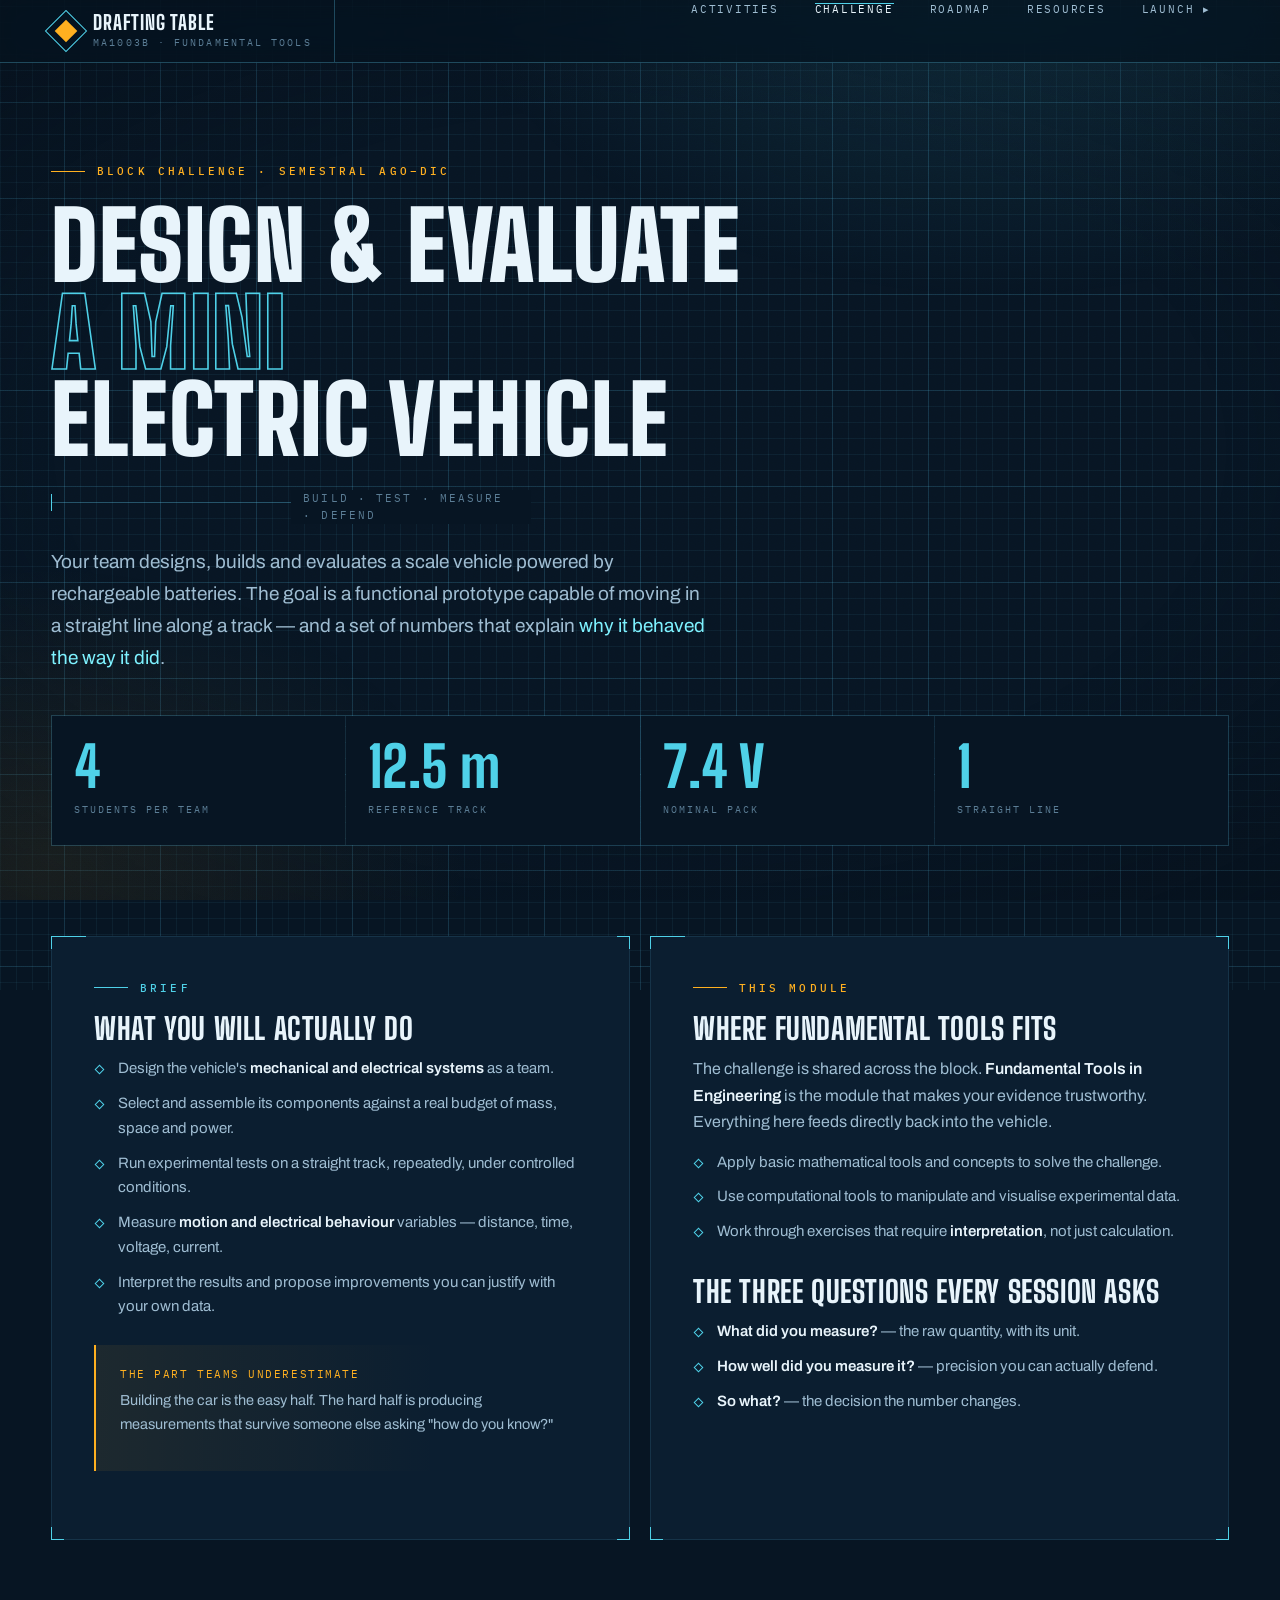
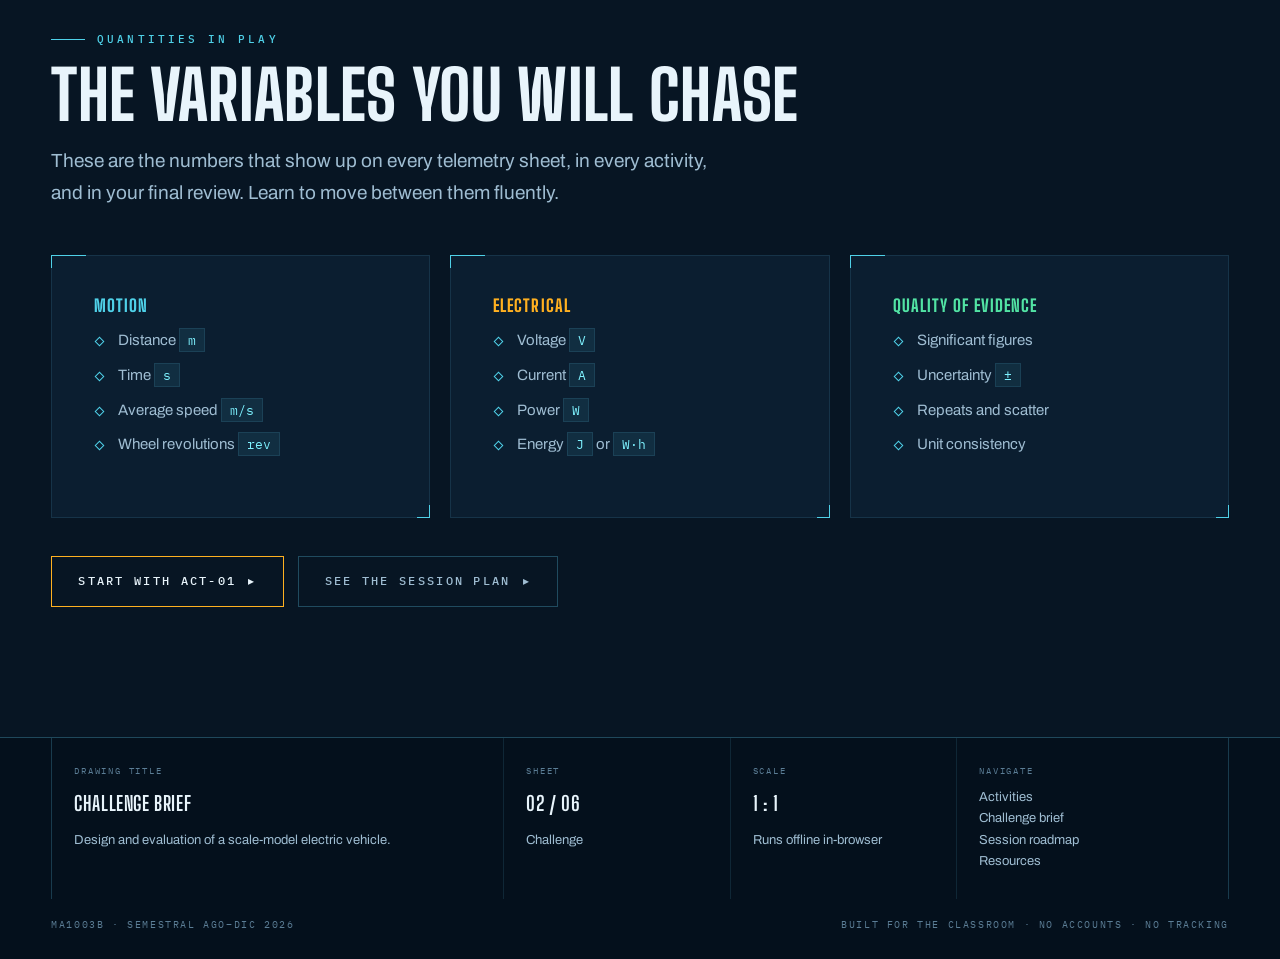
<file: challenge.html>
<!DOCTYPE html>
<html lang="en">
<head>
<meta charset="utf-8">
<meta name="viewport" content="width=device-width, initial-scale=1">
<title>The Challenge — Fundamental Tools in Engineering</title>
<meta name="description" content="Design, build and evaluate a mini electric vehicle. What the Fundamental Tools module contributes to the challenge.">
<meta name="theme-color" content="#071523">
<link rel="preconnect" href="https://fonts.googleapis.com">
<link rel="preconnect" href="https://fonts.gstatic.com" crossorigin>
<link rel="stylesheet" href="./assets/style.css">
<link rel="icon" href="data:image/svg+xml,%3Csvg xmlns='http://www.w3.org/2000/svg' viewBox='0 0 32 32'%3E%3Crect width='32' height='32' fill='%23071523'/%3E%3Crect x='7' y='7' width='18' height='18' fill='none' stroke='%234fd1e8' stroke-width='2' transform='rotate(45 16 16)'/%3E%3Crect x='13' y='13' width='6' height='6' fill='%23ffb020'/%3E%3C/svg%3E">
</head>
<body>

<div class="substrate" aria-hidden="true"></div>
<div class="grain" aria-hidden="true"></div>
<div class="crosshair" aria-hidden="true"><span></span></div>

<nav class="nav">
  <div class="nav-in">
    <a class="brand" href="./index.html">
      <span class="brand-mark" aria-hidden="true"></span>
      <span class="brand-txt"><b>Drafting Table</b><small>MA1003B · Fundamental Tools</small></span>
    </a>
    <button class="nav-toggle" aria-expanded="false">[ MENU ]</button>
    <ul class="nav-links">
      <li><a href="./index.html">Activities</a></li>
      <li><a href="./challenge.html" aria-current="page">Challenge</a></li>
      <li><a href="./roadmap.html">Roadmap</a></li>
      <li><a href="./resources.html">Resources</a></li>
      <li><a href="./activities/mission-control/index.html">Launch ▸</a></li>
    </ul>
  </div>
</nav>

<main>

<section class="hero" style="padding-bottom:40px">
  <div class="shell">
    <div class="eyebrow amber fade-up">Block challenge · Semestral Ago–Dic</div>
    <h1>
      <span class="ln"><span>Design &amp; evaluate</span></span>
      <span class="ln"><span class="outline">a mini</span></span>
      <span class="ln"><span>electric vehicle</span></span>
    </h1>
    <div class="dimline" aria-hidden="true"><i></i><b></b><span>Build · test · measure · defend</span></div>
    <p class="lede fade-up d1">
      Your team designs, builds and evaluates a scale vehicle powered by rechargeable batteries.
      The goal is a functional prototype capable of moving in a straight line along a track —
      and a set of numbers that explain <span class="hl">why it behaved the way it did</span>.
    </p>
  </div>
</section>

<section class="shell">
  <div class="strip rv">
    <div><strong>4</strong><span>Students per team</span></div>
    <div><strong>12.5 m</strong><span>Reference track</span></div>
    <div><strong>7.4 V</strong><span>Nominal pack</span></div>
    <div><strong>1</strong><span>Straight line</span></div>
  </div>
</section>

<section class="sec">
  <div class="shell">
    <div class="two-col">

      <div class="panel rv">
        <span class="corner tl"></span><span class="corner tr"></span>
        <span class="corner bl"></span><span class="corner br"></span>
        <div class="prose">
          <div class="eyebrow">Brief</div>
          <h3 style="margin-top:18px">What you will actually do</h3>
          <ul>
            <li>Design the vehicle's <strong>mechanical and electrical systems</strong> as a team.</li>
            <li>Select and assemble its components against a real budget of mass, space and power.</li>
            <li>Run experimental tests on a straight track, repeatedly, under controlled conditions.</li>
            <li>Measure <strong>motion and electrical behaviour</strong> variables — distance, time, voltage, current.</li>
            <li>Interpret the results and propose improvements you can justify with your own data.</li>
          </ul>
          <div class="callout">
            <div class="tiny">The part teams underestimate</div>
            <p>Building the car is the easy half. The hard half is producing measurements that survive
            someone else asking "how do you know?"</p>
          </div>
        </div>
      </div>

      <div class="panel rv" data-d="2">
        <span class="corner tl"></span><span class="corner tr"></span>
        <span class="corner bl"></span><span class="corner br"></span>
        <div class="prose">
          <div class="eyebrow amber">This module</div>
          <h3 style="margin-top:18px">Where Fundamental Tools fits</h3>
          <p>
            The challenge is shared across the block. <strong>Fundamental Tools in Engineering</strong>
            is the module that makes your evidence trustworthy. Everything here feeds directly back
            into the vehicle.
          </p>
          <ul>
            <li>Apply basic mathematical tools and concepts to solve the challenge.</li>
            <li>Use computational tools to manipulate and visualise experimental data.</li>
            <li>Work through exercises that require <strong>interpretation</strong>, not just calculation.</li>
          </ul>
          <h3>The three questions every session asks</h3>
          <ul>
            <li><strong>What did you measure?</strong> — the raw quantity, with its unit.</li>
            <li><strong>How well did you measure it?</strong> — precision you can actually defend.</li>
            <li><strong>So what?</strong> — the decision the number changes.</li>
          </ul>
        </div>
      </div>

    </div>
  </div>
</section>

<section class="sec" style="padding-top:0">
  <div class="shell">
    <div class="sec-head rv">
      <div class="eyebrow">Quantities in play</div>
      <h2>The variables you will chase</h2>
      <p class="lede">These are the numbers that show up on every telemetry sheet, in every activity,
      and in your final review. Learn to move between them fluently.</p>
    </div>

    <div class="three-col">
      <div class="panel rv" data-d="1">
        <span class="corner tl"></span><span class="corner br"></span>
        <div class="prose">
          <h4 style="color:var(--cyan)">Motion</h4>
          <ul style="margin-top:14px">
            <li>Distance <code>m</code></li>
            <li>Time <code>s</code></li>
            <li>Average speed <code>m/s</code></li>
            <li>Wheel revolutions <code>rev</code></li>
          </ul>
        </div>
      </div>
      <div class="panel rv" data-d="2">
        <span class="corner tl"></span><span class="corner br"></span>
        <div class="prose">
          <h4 style="color:var(--amber)">Electrical</h4>
          <ul style="margin-top:14px">
            <li>Voltage <code>V</code></li>
            <li>Current <code>A</code></li>
            <li>Power <code>W</code></li>
            <li>Energy <code>J</code> or <code>W·h</code></li>
          </ul>
        </div>
      </div>
      <div class="panel rv" data-d="3">
        <span class="corner tl"></span><span class="corner br"></span>
        <div class="prose">
          <h4 style="color:var(--green)">Quality of evidence</h4>
          <ul style="margin-top:14px">
            <li>Significant figures</li>
            <li>Uncertainty <code>±</code></li>
            <li>Repeats and scatter</li>
            <li>Unit consistency</li>
          </ul>
        </div>
      </div>
    </div>

    <div class="hero-actions rv" style="margin-top:38px">
      <a class="btn amber" href="./activities/mission-control/index.html">Start with ACT-01 <span class="arw">▸</span></a>
      <a class="btn ghost" href="./roadmap.html">See the session plan <span class="arw">▸</span></a>
    </div>
  </div>
</section>

</main>

<footer class="foot">
  <div class="foot-grid">
    <div>
      <span>Drawing title</span>
      <strong>Challenge brief</strong>
      <p style="margin-top:10px">Design and evaluation of a scale-model electric vehicle.</p>
    </div>
    <div><span>Sheet</span><strong>02 / 06</strong><p style="margin-top:10px">Challenge</p></div>
    <div><span>Scale</span><strong>1 : 1</strong><p style="margin-top:10px">Runs offline in-browser</p></div>
    <div>
      <span>Navigate</span>
      <a href="./index.html">Activities</a>
      <a href="./challenge.html">Challenge brief</a>
      <a href="./roadmap.html">Session roadmap</a>
      <a href="./resources.html">Resources</a>
    </div>
  </div>
  <div class="foot-bar">
    <span>MA1003B · Semestral Ago–Dic <span data-year>2026</span></span>
    <span>Built for the classroom · No accounts · No tracking</span>
  </div>
</footer>

<script src="./assets/app.js"></script>
</body>
</html>
</file>
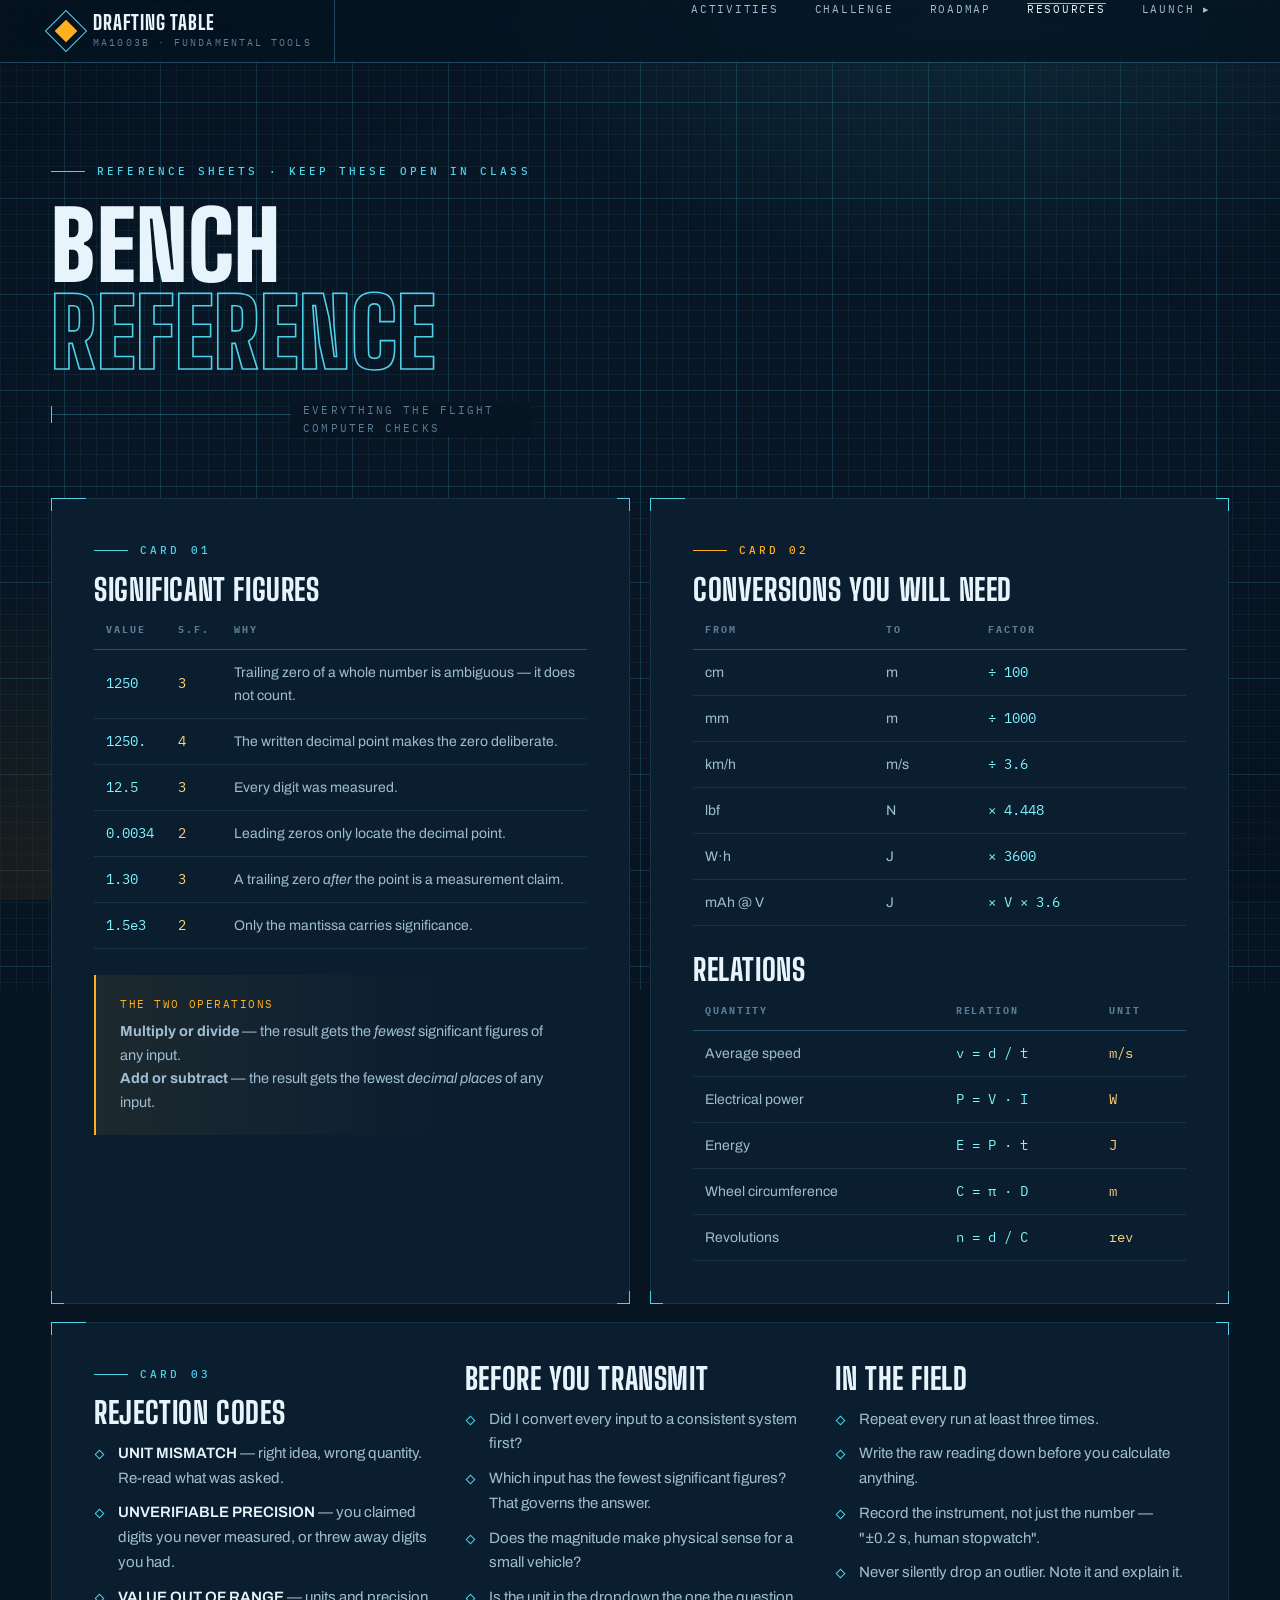
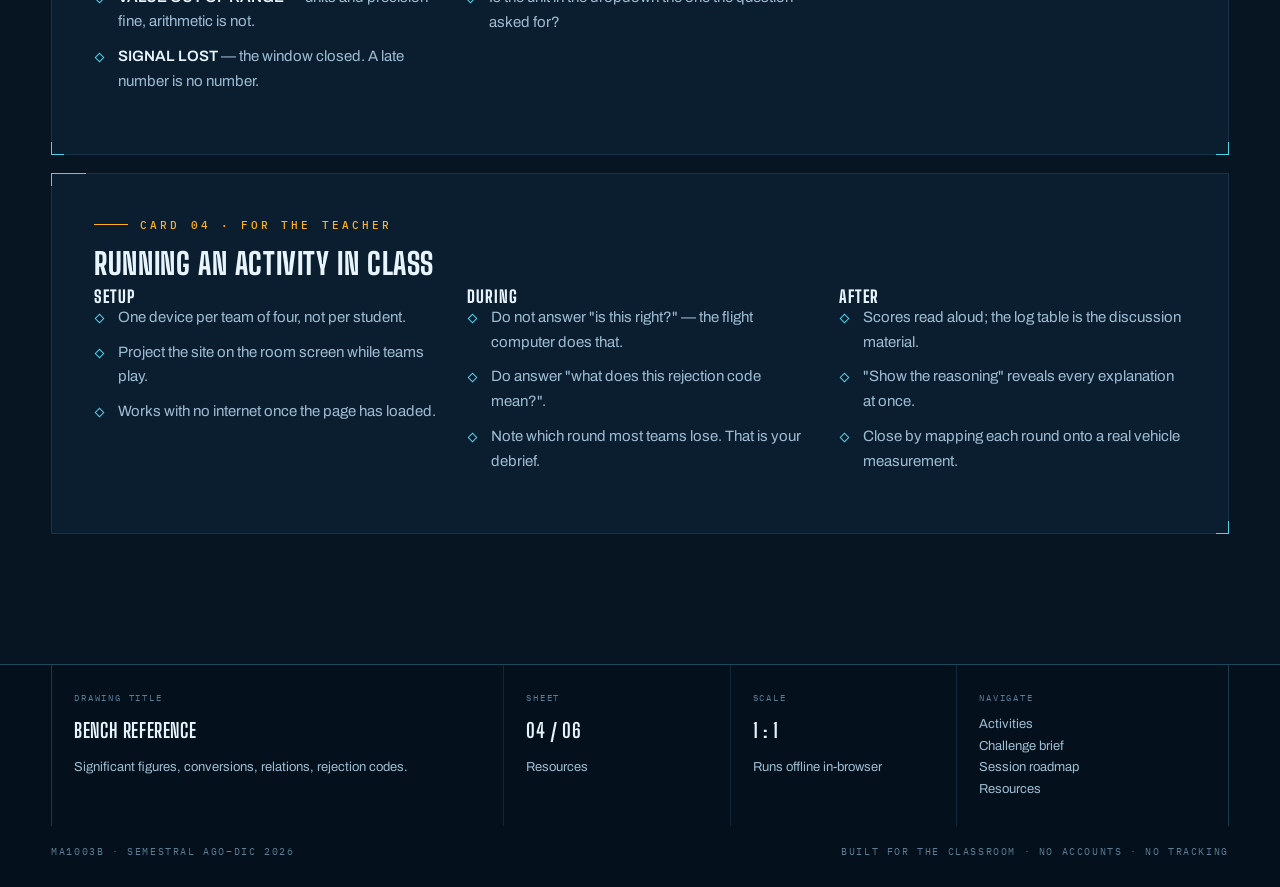
<file: resources.html>
<!DOCTYPE html>
<html lang="en">
<head>
<meta charset="utf-8">
<meta name="viewport" content="width=device-width, initial-scale=1">
<title>Resources — Fundamental Tools in Engineering</title>
<meta name="description" content="Reference cards: significant figures, unit conversions, and the rules the flight computer enforces.">
<meta name="theme-color" content="#071523">
<link rel="preconnect" href="https://fonts.googleapis.com">
<link rel="preconnect" href="https://fonts.gstatic.com" crossorigin>
<link rel="stylesheet" href="./assets/style.css">
<link rel="icon" href="data:image/svg+xml,%3Csvg xmlns='http://www.w3.org/2000/svg' viewBox='0 0 32 32'%3E%3Crect width='32' height='32' fill='%23071523'/%3E%3Crect x='7' y='7' width='18' height='18' fill='none' stroke='%234fd1e8' stroke-width='2' transform='rotate(45 16 16)'/%3E%3Crect x='13' y='13' width='6' height='6' fill='%23ffb020'/%3E%3C/svg%3E">
<style>
  .ref { width: 100%; border-collapse: collapse; margin-top: 8px; font-size: 14px; }
  .ref th, .ref td { text-align: left; padding: 11px 12px; border-bottom: 1px solid var(--line-coarse); }
  .ref th { font-family: var(--mono); font-size: 9.5px; letter-spacing: .2em; text-transform: uppercase; color: var(--ink-faint); border-bottom-color: var(--line-hard); }
  .ref td { color: var(--ink-soft); }
  .ref td.m { font-family: var(--mono); color: var(--cyan-hot); }
  .ref td.a { font-family: var(--mono); color: var(--amber-hot); }
  .ref tr:hover td { background: rgba(79,209,232,.045); }
</style>
</head>
<body>

<div class="substrate" aria-hidden="true"></div>
<div class="grain" aria-hidden="true"></div>
<div class="crosshair" aria-hidden="true"><span></span></div>

<nav class="nav">
  <div class="nav-in">
    <a class="brand" href="./index.html">
      <span class="brand-mark" aria-hidden="true"></span>
      <span class="brand-txt"><b>Drafting Table</b><small>MA1003B · Fundamental Tools</small></span>
    </a>
    <button class="nav-toggle" aria-expanded="false">[ MENU ]</button>
    <ul class="nav-links">
      <li><a href="./index.html">Activities</a></li>
      <li><a href="./challenge.html">Challenge</a></li>
      <li><a href="./roadmap.html">Roadmap</a></li>
      <li><a href="./resources.html" aria-current="page">Resources</a></li>
      <li><a href="./activities/mission-control/index.html">Launch ▸</a></li>
    </ul>
  </div>
</nav>

<main>

<section class="hero" style="padding-bottom:30px">
  <div class="shell">
    <div class="eyebrow fade-up">Reference sheets · keep these open in class</div>
    <h1>
      <span class="ln"><span>Bench</span></span>
      <span class="ln"><span class="outline">reference</span></span>
    </h1>
    <div class="dimline" aria-hidden="true"><i></i><b></b><span>Everything the flight computer checks</span></div>
  </div>
</section>

<section class="sec" style="padding-top:10px">
  <div class="shell">
    <div class="two-col">

      <div class="panel rv">
        <span class="corner tl"></span><span class="corner tr"></span>
        <span class="corner bl"></span><span class="corner br"></span>
        <div class="eyebrow">Card 01</div>
        <h3 style="margin:16px 0 6px">Significant figures</h3>
        <table class="ref">
          <tr><th>Value</th><th>S.F.</th><th>Why</th></tr>
          <tr><td class="m">1250</td><td class="a">3</td><td>Trailing zero of a whole number is ambiguous — it does not count.</td></tr>
          <tr><td class="m">1250.</td><td class="a">4</td><td>The written decimal point makes the zero deliberate.</td></tr>
          <tr><td class="m">12.5</td><td class="a">3</td><td>Every digit was measured.</td></tr>
          <tr><td class="m">0.0034</td><td class="a">2</td><td>Leading zeros only locate the decimal point.</td></tr>
          <tr><td class="m">1.30</td><td class="a">3</td><td>A trailing zero <em>after</em> the point is a measurement claim.</td></tr>
          <tr><td class="m">1.5e3</td><td class="a">2</td><td>Only the mantissa carries significance.</td></tr>
        </table>
        <div class="callout">
          <div class="tiny">The two operations</div>
          <p><strong>Multiply or divide</strong> — the result gets the <em>fewest</em> significant figures of any input.<br>
          <strong>Add or subtract</strong> — the result gets the fewest <em>decimal places</em> of any input.</p>
        </div>
      </div>

      <div class="panel rv" data-d="2">
        <span class="corner tl"></span><span class="corner tr"></span>
        <span class="corner bl"></span><span class="corner br"></span>
        <div class="eyebrow amber">Card 02</div>
        <h3 style="margin:16px 0 6px">Conversions you will need</h3>
        <table class="ref">
          <tr><th>From</th><th>To</th><th>Factor</th></tr>
          <tr><td>cm</td><td>m</td><td class="m">÷ 100</td></tr>
          <tr><td>mm</td><td>m</td><td class="m">÷ 1000</td></tr>
          <tr><td>km/h</td><td>m/s</td><td class="m">÷ 3.6</td></tr>
          <tr><td>lbf</td><td>N</td><td class="m">× 4.448</td></tr>
          <tr><td>W·h</td><td>J</td><td class="m">× 3600</td></tr>
          <tr><td>mAh @ V</td><td>J</td><td class="m">× V × 3.6</td></tr>
        </table>
        <h3 style="margin:30px 0 6px">Relations</h3>
        <table class="ref">
          <tr><th>Quantity</th><th>Relation</th><th>Unit</th></tr>
          <tr><td>Average speed</td><td class="m">v = d / t</td><td class="a">m/s</td></tr>
          <tr><td>Electrical power</td><td class="m">P = V · I</td><td class="a">W</td></tr>
          <tr><td>Energy</td><td class="m">E = P · t</td><td class="a">J</td></tr>
          <tr><td>Wheel circumference</td><td class="m">C = π · D</td><td class="a">m</td></tr>
          <tr><td>Revolutions</td><td class="m">n = d / C</td><td class="a">rev</td></tr>
        </table>
      </div>

    </div>

    <div class="panel rv" data-d="3" style="margin-top:18px">
      <span class="corner tl"></span><span class="corner tr"></span>
      <span class="corner bl"></span><span class="corner br"></span>
      <div class="three-col">
        <div class="prose">
          <div class="eyebrow">Card 03</div>
          <h3 style="margin-top:16px">Rejection codes</h3>
          <ul>
            <li><strong>UNIT MISMATCH</strong> — right idea, wrong quantity. Re-read what was asked.</li>
            <li><strong>UNVERIFIABLE PRECISION</strong> — you claimed digits you never measured, or threw away digits you had.</li>
            <li><strong>VALUE OUT OF RANGE</strong> — units and precision fine, arithmetic is not.</li>
            <li><strong>SIGNAL LOST</strong> — the window closed. A late number is no number.</li>
          </ul>
        </div>
        <div class="prose">
          <h3 style="margin-top:0">Before you transmit</h3>
          <ul>
            <li>Did I convert every input to a consistent system first?</li>
            <li>Which input has the fewest significant figures? That governs the answer.</li>
            <li>Does the magnitude make physical sense for a small vehicle?</li>
            <li>Is the unit in the dropdown the one the question asked for?</li>
          </ul>
        </div>
        <div class="prose">
          <h3 style="margin-top:0">In the field</h3>
          <ul>
            <li>Repeat every run at least three times.</li>
            <li>Write the raw reading down before you calculate anything.</li>
            <li>Record the instrument, not just the number — "±0.2 s, human stopwatch".</li>
            <li>Never silently drop an outlier. Note it and explain it.</li>
          </ul>
        </div>
      </div>
    </div>

    <div class="panel rv" data-d="4" style="margin-top:18px">
      <span class="corner tl"></span><span class="corner br"></span>
      <div class="eyebrow amber">Card 04 · for the teacher</div>
      <h3 style="margin:16px 0 12px">Running an activity in class</h3>
      <div class="three-col" style="gap:26px">
        <div class="prose">
          <h4>Setup</h4>
          <ul>
            <li>One device per team of four, not per student.</li>
            <li>Project the site on the room screen while teams play.</li>
            <li>Works with no internet once the page has loaded.</li>
          </ul>
        </div>
        <div class="prose">
          <h4>During</h4>
          <ul>
            <li>Do not answer "is this right?" — the flight computer does that.</li>
            <li>Do answer "what does this rejection code mean?".</li>
            <li>Note which round most teams lose. That is your debrief.</li>
          </ul>
        </div>
        <div class="prose">
          <h4>After</h4>
          <ul>
            <li>Scores read aloud; the log table is the discussion material.</li>
            <li>"Show the reasoning" reveals every explanation at once.</li>
            <li>Close by mapping each round onto a real vehicle measurement.</li>
          </ul>
        </div>
      </div>
    </div>

  </div>
</section>

</main>

<footer class="foot">
  <div class="foot-grid">
    <div>
      <span>Drawing title</span>
      <strong>Bench reference</strong>
      <p style="margin-top:10px">Significant figures, conversions, relations, rejection codes.</p>
    </div>
    <div><span>Sheet</span><strong>04 / 06</strong><p style="margin-top:10px">Resources</p></div>
    <div><span>Scale</span><strong>1 : 1</strong><p style="margin-top:10px">Runs offline in-browser</p></div>
    <div>
      <span>Navigate</span>
      <a href="./index.html">Activities</a>
      <a href="./challenge.html">Challenge brief</a>
      <a href="./roadmap.html">Session roadmap</a>
      <a href="./resources.html">Resources</a>
    </div>
  </div>
  <div class="foot-bar">
    <span>MA1003B · Semestral Ago–Dic <span data-year>2026</span></span>
    <span>Built for the classroom · No accounts · No tracking</span>
  </div>
</footer>

<script src="./assets/app.js"></script>
</body>
</html>
</file>
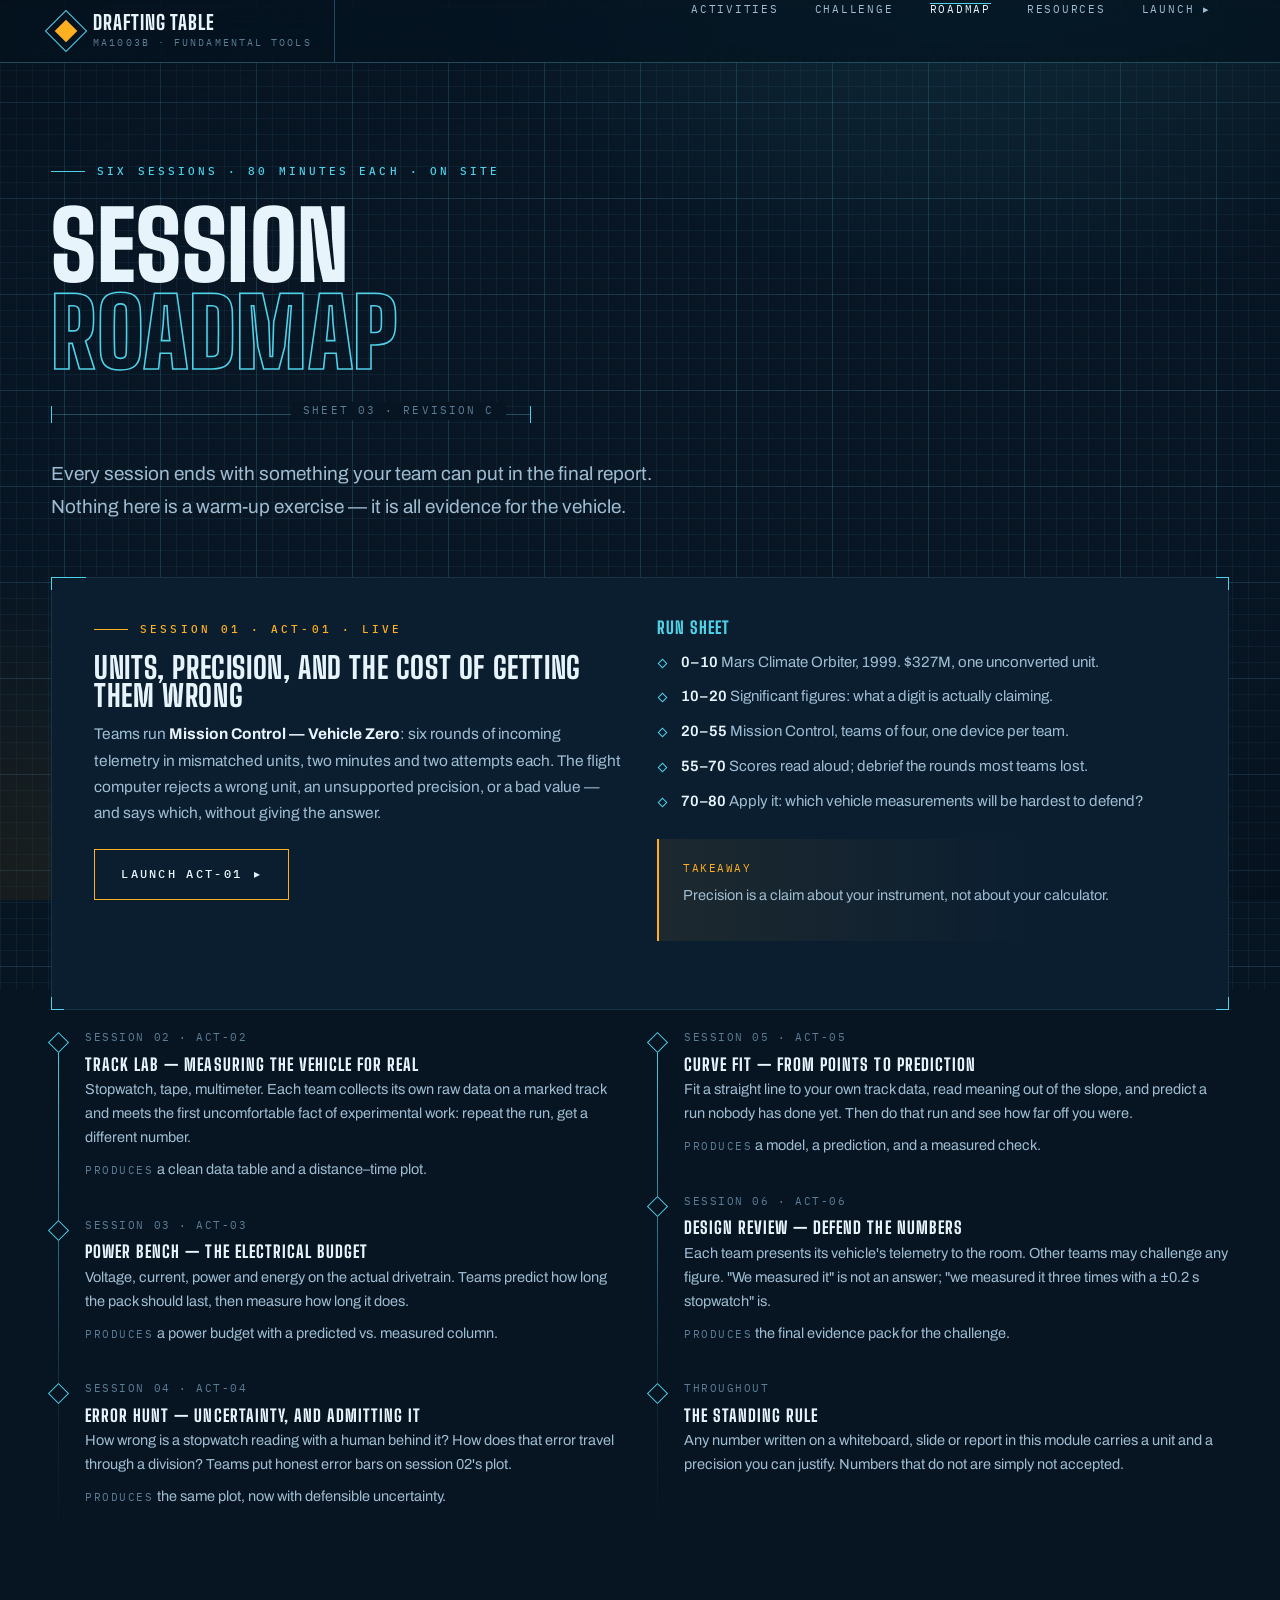
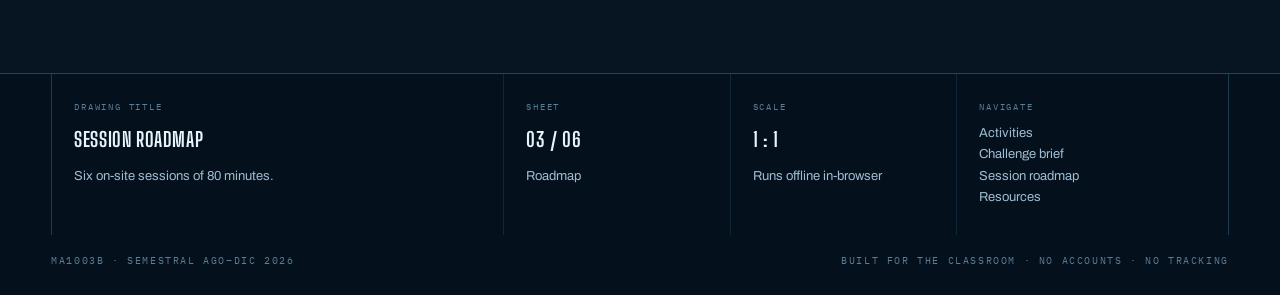
<file: roadmap.html>
<!DOCTYPE html>
<html lang="en">
<head>
<meta charset="utf-8">
<meta name="viewport" content="width=device-width, initial-scale=1">
<title>Session Roadmap — Fundamental Tools in Engineering</title>
<meta name="description" content="Six 80-minute on-site sessions: what happens, what you produce, and how it feeds the vehicle.">
<meta name="theme-color" content="#071523">
<link rel="preconnect" href="https://fonts.googleapis.com">
<link rel="preconnect" href="https://fonts.gstatic.com" crossorigin>
<link rel="stylesheet" href="./assets/style.css">
<link rel="icon" href="data:image/svg+xml,%3Csvg xmlns='http://www.w3.org/2000/svg' viewBox='0 0 32 32'%3E%3Crect width='32' height='32' fill='%23071523'/%3E%3Crect x='7' y='7' width='18' height='18' fill='none' stroke='%234fd1e8' stroke-width='2' transform='rotate(45 16 16)'/%3E%3Crect x='13' y='13' width='6' height='6' fill='%23ffb020'/%3E%3C/svg%3E">
</head>
<body>

<div class="substrate" aria-hidden="true"></div>
<div class="grain" aria-hidden="true"></div>
<div class="crosshair" aria-hidden="true"><span></span></div>

<nav class="nav">
  <div class="nav-in">
    <a class="brand" href="./index.html">
      <span class="brand-mark" aria-hidden="true"></span>
      <span class="brand-txt"><b>Drafting Table</b><small>MA1003B · Fundamental Tools</small></span>
    </a>
    <button class="nav-toggle" aria-expanded="false">[ MENU ]</button>
    <ul class="nav-links">
      <li><a href="./index.html">Activities</a></li>
      <li><a href="./challenge.html">Challenge</a></li>
      <li><a href="./roadmap.html" aria-current="page">Roadmap</a></li>
      <li><a href="./resources.html">Resources</a></li>
      <li><a href="./activities/mission-control/index.html">Launch ▸</a></li>
    </ul>
  </div>
</nav>

<main>

<section class="hero" style="padding-bottom:34px">
  <div class="shell">
    <div class="eyebrow fade-up">Six sessions · 80 minutes each · on site</div>
    <h1>
      <span class="ln"><span>Session</span></span>
      <span class="ln"><span class="outline">roadmap</span></span>
    </h1>
    <div class="dimline" aria-hidden="true"><i></i><b></b><span>Sheet 03 · revision C</span></div>
    <p class="lede fade-up d1">
      Every session ends with something your team can put in the final report. Nothing here is
      a warm-up exercise — it is all evidence for the vehicle.
    </p>
  </div>
</section>

<section class="sec" style="padding-top:20px">
  <div class="shell">

    <!-- S1 -->
    <div class="panel rv" style="margin-bottom:18px">
      <span class="corner tl"></span><span class="corner tr"></span>
      <span class="corner bl"></span><span class="corner br"></span>
      <div class="two-col" style="gap:34px">
        <div>
          <div class="eyebrow amber">Session 01 · ACT-01 · Live</div>
          <h3 style="margin:16px 0 12px">Units, precision, and the cost of getting them wrong</h3>
          <p class="lede" style="font-size:15.5px">
            Teams run <strong style="color:var(--ink)">Mission Control — Vehicle Zero</strong>: six rounds of incoming
            telemetry in mismatched units, two minutes and two attempts each. The flight computer
            rejects a wrong unit, an unsupported precision, or a bad value — and says which,
            without giving the answer.
          </p>
          <div class="hero-actions" style="margin-top:22px">
            <a class="btn amber" href="./activities/mission-control/index.html">Launch ACT-01 <span class="arw">▸</span></a>
          </div>
        </div>
        <div class="prose">
          <h4 style="color:var(--cyan)">Run sheet</h4>
          <ul style="margin-top:14px">
            <li><strong>0–10</strong> Mars Climate Orbiter, 1999. $327M, one unconverted unit.</li>
            <li><strong>10–20</strong> Significant figures: what a digit is actually claiming.</li>
            <li><strong>20–55</strong> Mission Control, teams of four, one device per team.</li>
            <li><strong>55–70</strong> Scores read aloud; debrief the rounds most teams lost.</li>
            <li><strong>70–80</strong> Apply it: which vehicle measurements will be hardest to defend?</li>
          </ul>
          <div class="callout">
            <div class="tiny">Takeaway</div>
            <p>Precision is a claim about your instrument, not about your calculator.</p>
          </div>
        </div>
      </div>
    </div>

    <!-- rest -->
    <div class="two-col">
      <div class="tl rv">
        <div class="tl-item">
          <div class="tiny">Session 02 · ACT-02</div>
          <h4>Track Lab — measuring the vehicle for real</h4>
          <p>Stopwatch, tape, multimeter. Each team collects its own raw data on a marked track and
          meets the first uncomfortable fact of experimental work: repeat the run, get a different number.</p>
          <p style="margin-top:8px"><span class="tiny">Produces</span> a clean data table and a distance–time plot.</p>
        </div>
        <div class="tl-item">
          <div class="tiny">Session 03 · ACT-03</div>
          <h4>Power Bench — the electrical budget</h4>
          <p>Voltage, current, power and energy on the actual drivetrain. Teams predict how long the
          pack should last, then measure how long it does.</p>
          <p style="margin-top:8px"><span class="tiny">Produces</span> a power budget with a predicted vs. measured column.</p>
        </div>
        <div class="tl-item">
          <div class="tiny">Session 04 · ACT-04</div>
          <h4>Error Hunt — uncertainty, and admitting it</h4>
          <p>How wrong is a stopwatch reading with a human behind it? How does that error travel
          through a division? Teams put honest error bars on session 02's plot.</p>
          <p style="margin-top:8px"><span class="tiny">Produces</span> the same plot, now with defensible uncertainty.</p>
        </div>
      </div>

      <div class="tl rv" data-d="2">
        <div class="tl-item">
          <div class="tiny">Session 05 · ACT-05</div>
          <h4>Curve Fit — from points to prediction</h4>
          <p>Fit a straight line to your own track data, read meaning out of the slope, and predict
          a run nobody has done yet. Then do that run and see how far off you were.</p>
          <p style="margin-top:8px"><span class="tiny">Produces</span> a model, a prediction, and a measured check.</p>
        </div>
        <div class="tl-item">
          <div class="tiny">Session 06 · ACT-06</div>
          <h4>Design Review — defend the numbers</h4>
          <p>Each team presents its vehicle's telemetry to the room. Other teams may challenge any
          figure. "We measured it" is not an answer; "we measured it three times with a ±0.2 s
          stopwatch" is.</p>
          <p style="margin-top:8px"><span class="tiny">Produces</span> the final evidence pack for the challenge.</p>
        </div>
        <div class="tl-item">
          <div class="tiny">Throughout</div>
          <h4>The standing rule</h4>
          <p>Any number written on a whiteboard, slide or report in this module carries a unit and a
          precision you can justify. Numbers that do not are simply not accepted.</p>
        </div>
      </div>
    </div>

  </div>
</section>

</main>

<footer class="foot">
  <div class="foot-grid">
    <div>
      <span>Drawing title</span>
      <strong>Session roadmap</strong>
      <p style="margin-top:10px">Six on-site sessions of 80 minutes.</p>
    </div>
    <div><span>Sheet</span><strong>03 / 06</strong><p style="margin-top:10px">Roadmap</p></div>
    <div><span>Scale</span><strong>1 : 1</strong><p style="margin-top:10px">Runs offline in-browser</p></div>
    <div>
      <span>Navigate</span>
      <a href="./index.html">Activities</a>
      <a href="./challenge.html">Challenge brief</a>
      <a href="./roadmap.html">Session roadmap</a>
      <a href="./resources.html">Resources</a>
    </div>
  </div>
  <div class="foot-bar">
    <span>MA1003B · Semestral Ago–Dic <span data-year>2026</span></span>
    <span>Built for the classroom · No accounts · No tracking</span>
  </div>
</footer>

<script src="./assets/app.js"></script>
</body>
</html>
</file>
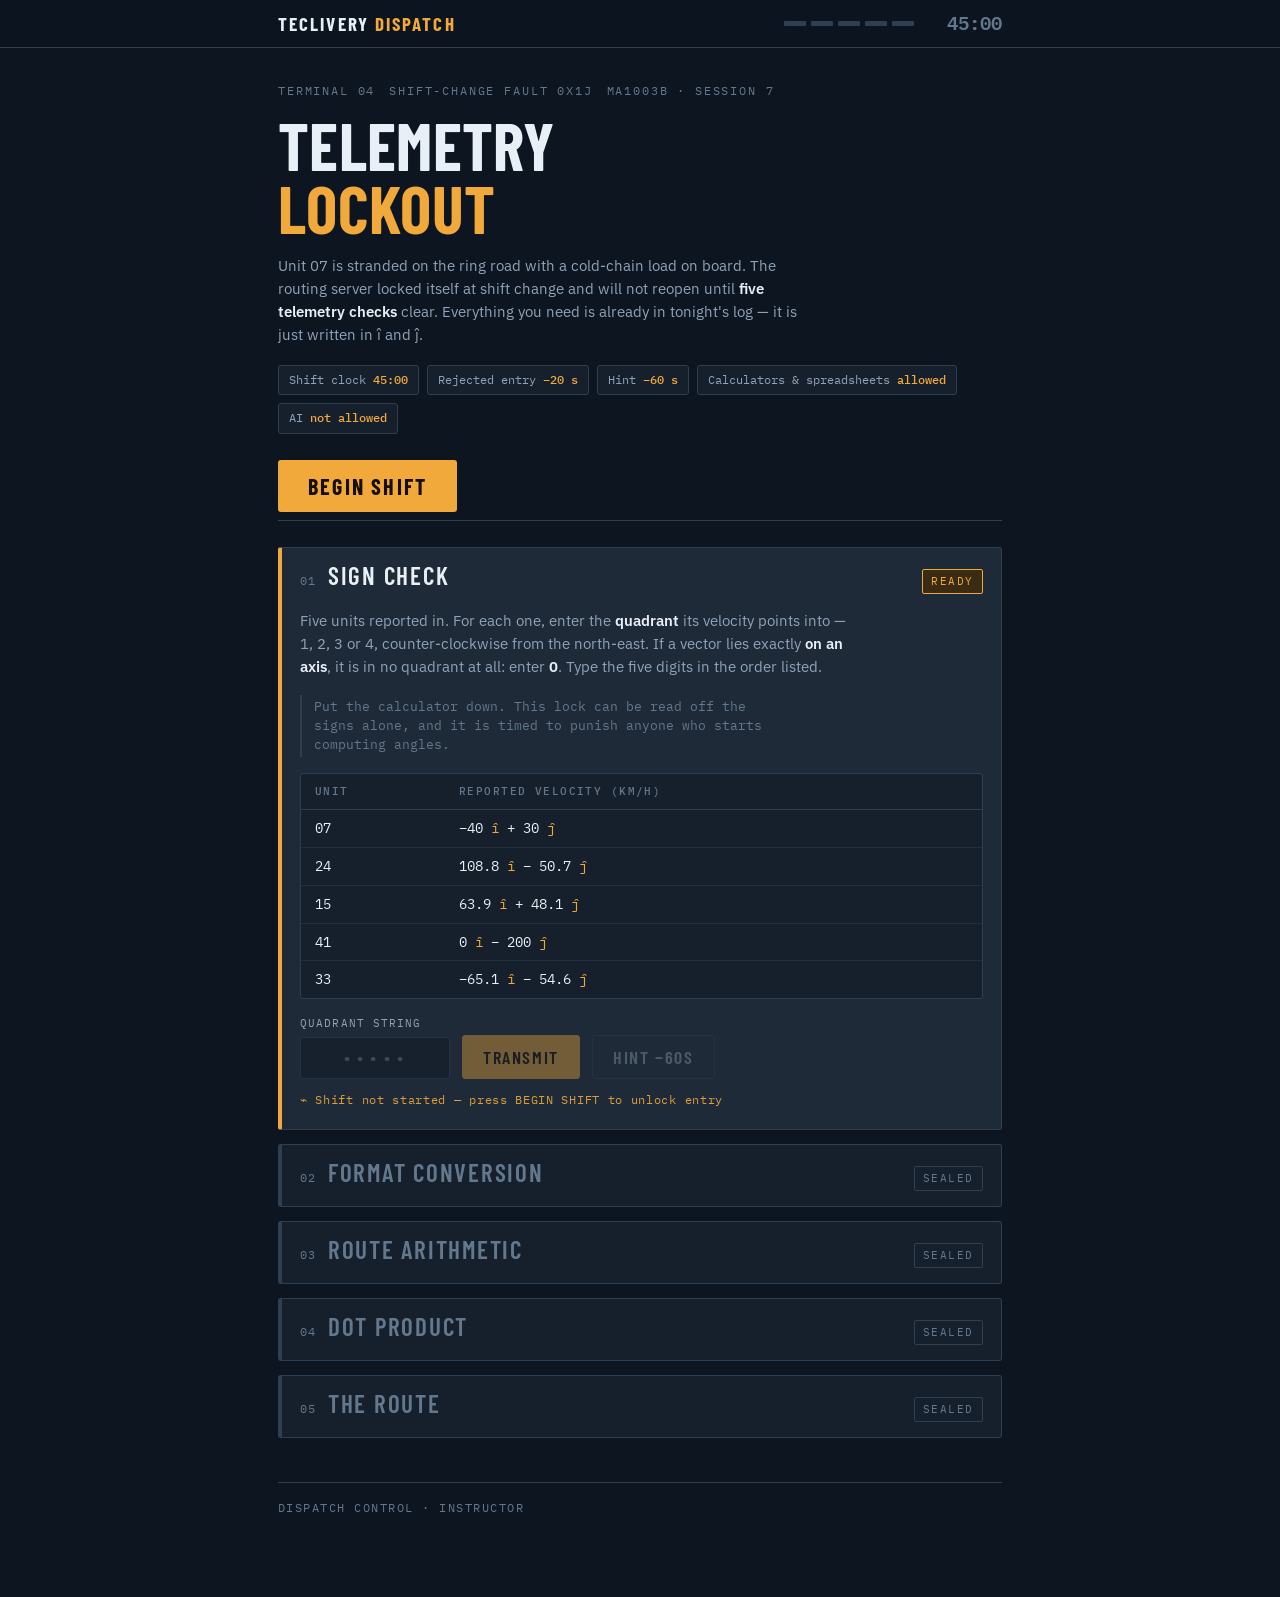
<file: Claude outputs/Session7_Vectors_ESCAPE_ROOM.html>
<!doctype html>
<html lang="en">
<head>
<meta charset="utf-8">
<meta name="viewport" content="width=device-width, initial-scale=1">
<title>Telemetry Lockout</title>
<style>html{color-scheme:dark}body{margin:0;font:14px system-ui,sans-serif}img{max-width:100%}[hidden]{display:none!important}</style>
</head>
<body>
<title>Telemetry Lockout</title>
<link rel="preconnect" href="https://fonts.googleapis.com">
<link rel="preconnect" href="https://fonts.gstatic.com" crossorigin>
<link rel="stylesheet" href="https://fonts.googleapis.com/css2?family=Barlow+Condensed:wght@500;600;700&family=IBM+Plex+Mono:wght@400;500;600&family=IBM+Plex+Sans:wght@400;500;600&display=swap">
<style>
:root{
  --ground:#0D1520; --panel:#16202C; --raise:#1E2A38; --line:#2E3F52;
  --ink:#E8EFF6; --muted:#8FA3B8; --dim:#63788D;
  --amber:#F2A93B; --amber-soft:#3A2C13;
  --green:#45C08A; --green-soft:#12301F;
  --red:#E0625A; --red-soft:#37191A;
  --cyan:#5AC8E8;
  --mono:"IBM Plex Mono",ui-monospace,SFMono-Regular,Menlo,monospace;
  --sans:"IBM Plex Sans",system-ui,-apple-system,Segoe UI,sans-serif;
  --cond:"Barlow Condensed","Arial Narrow",system-ui,sans-serif;
}
*{box-sizing:border-box}
body{margin:0;background:var(--ground);color:var(--ink);font-family:var(--sans);font-size:15px;line-height:1.55;
  -webkit-text-size-adjust:100%}
.wrap{max-width:760px;margin:0 auto;padding:0 18px 80px}

/* ---------- status bar ---------- */
.bar{position:sticky;top:0;z-index:30;background:rgba(13,21,32,.94);backdrop-filter:blur(8px);
  border-bottom:1px solid var(--line)}
.bar-in{position:relative;max-width:760px;margin:0 auto;padding:9px 18px;display:flex;align-items:center;gap:14px}
.mark{font-family:var(--cond);font-weight:700;font-size:19px;letter-spacing:.11em;text-transform:uppercase;
  color:var(--ink);white-space:nowrap}
.mark span{color:var(--amber)}
.rail{display:flex;gap:5px;margin-left:auto}
.pip{width:22px;height:5px;border-radius:1px;background:var(--line)}
.pip.on{background:var(--amber)}
.pip.done{background:var(--green)}
.clock{font-family:var(--mono);font-weight:600;font-size:19px;font-variant-numeric:tabular-nums;
  color:var(--amber);min-width:74px;text-align:right}
.clock.warn{color:var(--red)}
.clock.idle{color:var(--dim)}

/* ---------- masthead ---------- */
.head{padding:34px 0 8px;border-bottom:1px solid var(--line);margin-bottom:26px}
.eyebrow{font-family:var(--mono);font-size:11.5px;letter-spacing:.16em;text-transform:uppercase;color:var(--dim);
  display:flex;flex-wrap:wrap;gap:6px 14px;margin-bottom:14px}
h1{font-family:var(--cond);font-weight:700;font-size:clamp(40px,9vw,66px);line-height:.95;letter-spacing:.005em;
  text-transform:uppercase;margin:0 0 14px;text-wrap:balance}
h1 em{font-style:normal;color:var(--amber);display:block}
.lede{color:var(--muted);max-width:60ch;margin:0 0 18px}
.lede strong{color:var(--ink);font-weight:600}
.terms{display:flex;flex-wrap:wrap;gap:8px;margin-bottom:26px}
.term{font-family:var(--mono);font-size:12px;padding:5px 10px;border:1px solid var(--line);border-radius:3px;
  color:var(--muted);background:var(--panel)}
.term b{color:var(--amber);font-weight:500}
.begin{font-family:var(--cond);font-weight:700;font-size:22px;letter-spacing:.1em;text-transform:uppercase;
  background:var(--amber);color:#160E00;border:0;border-radius:3px;padding:13px 30px;cursor:pointer;
  transition:filter .15s}
.begin:hover{filter:brightness(1.12)}
.begin:disabled{background:var(--line);color:var(--dim);cursor:default}

/* ---------- lock bands ---------- */
.lock{border:1px solid var(--line);border-left:4px solid var(--line);border-radius:3px;background:var(--panel);
  margin-bottom:14px;overflow:hidden}
.lock.active{border-left-color:var(--amber);background:var(--raise)}
.lock.cleared{border-left-color:var(--green)}
.lock-head{display:flex;align-items:baseline;gap:12px;padding:15px 18px;cursor:default}
.lock-no{font-family:var(--mono);font-size:12px;color:var(--dim);letter-spacing:.08em}
.lock-name{font-family:var(--cond);font-weight:600;font-size:25px;letter-spacing:.07em;text-transform:uppercase;
  line-height:1}
.lock.sealed .lock-name{color:var(--dim)}
.state{margin-left:auto;font-family:var(--mono);font-size:11px;letter-spacing:.14em;text-transform:uppercase;
  padding:3px 8px;border-radius:2px;white-space:nowrap}
.state.sealed{color:var(--dim);border:1px solid var(--line)}
.state.active{color:var(--amber);border:1px solid var(--amber);background:var(--amber-soft)}
.state.cleared{color:var(--green);border:1px solid var(--green);background:var(--green-soft)}
.lock-body{padding:0 18px 20px;display:flex;flex-direction:column;gap:16px}
.brief{color:var(--muted);margin:0;max-width:62ch}
.brief b{color:var(--ink);font-weight:600}

/* ---------- data ---------- */
.tablewrap{overflow-x:auto;border:1px solid var(--line);border-radius:3px;background:var(--panel)}
table{border-collapse:collapse;width:100%;font-family:var(--mono);font-size:13.5px;
  font-variant-numeric:tabular-nums;white-space:nowrap}
th{text-align:left;font-weight:500;font-size:11px;letter-spacing:.13em;text-transform:uppercase;color:var(--dim);
  padding:9px 14px;border-bottom:1px solid var(--line)}
td{padding:8px 14px;border-bottom:1px solid rgba(46,63,82,.5);color:var(--ink)}
tr:last-child td{border-bottom:0}
.ij{color:var(--amber)}
.vec{font-weight:700;font-style:italic}
.redact{color:var(--dim);letter-spacing:.1em}
.note{font-family:var(--mono);font-size:12.5px;color:var(--dim);border-left:2px solid var(--line);
  padding:2px 0 2px 12px;margin:0;max-width:60ch}
.note b{color:var(--amber);font-weight:500}
.formula{font-family:var(--mono);font-size:14px;background:var(--panel);border:1px solid var(--line);
  border-radius:3px;padding:11px 14px;overflow-x:auto;white-space:nowrap;color:var(--ink)}

/* ---------- entry ---------- */
.entry{display:flex;flex-wrap:wrap;gap:12px;align-items:flex-end}
.field{display:flex;flex-direction:column;gap:5px}
.field label{font-family:var(--mono);font-size:11px;letter-spacing:.1em;text-transform:uppercase;color:var(--muted)}
.field input{font-family:var(--mono);font-weight:500;font-size:17px;width:9.5ch;padding:9px 10px;
  background:var(--ground);color:var(--ink);border:1px solid var(--line);border-radius:3px;text-align:center}
.field input.wide{width:15ch;letter-spacing:.18em}
.field input:focus{outline:2px solid var(--amber);outline-offset:1px;border-color:var(--amber)}
.field input.bad{border-color:var(--red);background:var(--red-soft)}
.field input.good{border-color:var(--green);background:var(--green-soft)}
.btn{font-family:var(--cond);font-weight:600;font-size:18px;letter-spacing:.09em;text-transform:uppercase;
  padding:10px 20px;border-radius:3px;cursor:pointer;border:1px solid var(--amber);background:var(--amber);
  color:#160E00}
.btn:hover{filter:brightness(1.12)}
.btn.ghost{background:transparent;color:var(--muted);border-color:var(--line)}
.btn.ghost:hover{color:var(--amber);border-color:var(--amber);filter:none}
.msg{font-family:var(--mono);font-size:13px;padding:10px 13px;border-radius:3px;display:none;max-width:64ch}
.msg.show{display:block}
.msg.err{color:#FFC8C3;background:var(--red-soft);border:1px solid #5C2B28}
.msg.tip{color:#FFE0AE;background:var(--amber-soft);border:1px solid #5C4419}
.shake{animation:sh .32s}
@keyframes sh{25%{transform:translateX(-5px)}75%{transform:translateX(5px)}}
@media (prefers-reduced-motion:reduce){.shake{animation:none}}

/* ---------- cleared payoff ---------- */
.payoff{padding:0 18px 18px;display:none}
.lock.cleared .payoff{display:block}
.payoff p{margin:0;color:var(--muted);border-left:2px solid var(--green);padding-left:13px;max-width:62ch}
.payoff b{color:var(--ink);font-weight:600}
.lock.cleared .lock-body{display:none}
.lock.sealed .lock-body{display:none}

/* ---------- endgame ---------- */
.end{display:none;border:1px solid var(--green);border-radius:3px;background:var(--panel);padding:26px 20px;
  margin-top:22px}
.end.show{display:block}
.end h2{font-family:var(--cond);font-weight:700;font-size:38px;letter-spacing:.06em;text-transform:uppercase;
  margin:0 0 6px;color:var(--green);line-height:1}
.stats{display:grid;grid-template-columns:repeat(auto-fit,minmax(128px,1fr));gap:1px;background:var(--line);
  border:1px solid var(--line);border-radius:3px;margin:20px 0}
.stat{background:var(--panel);padding:13px 15px}
.stat dt{font-family:var(--mono);font-size:10.5px;letter-spacing:.13em;text-transform:uppercase;color:var(--dim);
  margin-bottom:4px}
.stat dd{font-family:var(--mono);font-weight:600;font-size:22px;margin:0;font-variant-numeric:tabular-nums}
.end .brief{margin:0 0 14px}
.end .brief:last-child{margin-bottom:0}
#routeplot{width:100%;height:auto;display:block;border:1px solid var(--line);border-radius:3px;background:var(--ground)}

/* ---------- control ---------- */
.control{margin-top:44px;border-top:1px solid var(--line);padding-top:16px}
.control summary{font-family:var(--mono);font-size:11.5px;letter-spacing:.13em;text-transform:uppercase;
  color:var(--dim);cursor:pointer;list-style:none}
.control summary::-webkit-details-marker{display:none}
.control summary:hover{color:var(--amber)}
.ctrl-body{margin-top:16px;display:none}
.ctrl-body.open{display:block}
.board{display:grid;grid-template-columns:repeat(auto-fit,minmax(150px,1fr));gap:10px;margin:14px 0}
.board .field input{width:100%}
.total{font-family:var(--mono);font-size:17px;padding:12px 15px;border:1px solid var(--amber);border-radius:3px;
  background:var(--amber-soft);color:var(--ink)}
h3{font-family:var(--cond);font-weight:600;font-size:20px;letter-spacing:.07em;text-transform:uppercase;
  margin:22px 0 8px;color:var(--amber)}

/* @@MOTION-START@@ — shared by the standalone build and the site build.
   Selectors carry no #app prefix so the same block works in both. */
.lock input:disabled, .lock button:disabled,
[data-submit]:disabled, [data-hint]:disabled { opacity:.4; cursor:not-allowed; }
.disarmed .lock.active .entry::after{
  content:"⌁ Shift not started — press BEGIN SHIFT to unlock entry";
  flex-basis:100%; font-family:var(--mono); font-size:11.5px; letter-spacing:.06em;
  color:var(--amber); opacity:.9;
}
.tl-amb{
  position:fixed; left:0; right:0; top:0; height:180px; pointer-events:none; z-index:40;
  background:linear-gradient(to bottom, transparent, rgba(79,209,232,.06), transparent);
  animation:tl-drift 9s linear infinite;
}
@keyframes tl-drift{ 0%{transform:translateY(-200px)} 100%{transform:translateY(100vh)} }

.tl-boot{
  position:fixed; inset:0; z-index:70; pointer-events:none; height:46vh;
  background:linear-gradient(to bottom, transparent, rgba(79,209,232,.22), transparent);
  transform:translateY(-60vh);
}
.tl-boot.go{ animation:tl-sweep 1.05s cubic-bezier(.4,0,.2,1) forwards; }
@keyframes tl-sweep{ to{ transform:translateY(120vh); } }

.lock.active{ animation:tl-wake .5s cubic-bezier(.22,1,.36,1) both; }
@keyframes tl-wake{ from{opacity:.35; transform:translateY(8px);} to{opacity:1; transform:none;} }
.lock.active > .tl-rail{
  position:absolute; left:-3px; top:0; width:3px; height:100%; background:var(--amber);
  transform-origin:top; animation:tl-rail .55s cubic-bezier(.22,1,.36,1) both;
}
@keyframes tl-rail{ from{transform:scaleY(0);} to{transform:scaleY(1);} }

.lock.cleared > .tl-sweep{
  position:absolute; inset:0; pointer-events:none;
  background:linear-gradient(90deg, transparent, rgba(82,227,164,.28), transparent);
  animation:tl-scan .85s ease-out both;
}
@keyframes tl-scan{ from{transform:translateX(-100%);} to{transform:translateX(100%);} }
.lock.cleared .state{ animation:tl-stamp .45s cubic-bezier(.6,0,.2,1) both; }
@keyframes tl-stamp{ 0%{transform:scale(1.5); opacity:0;} 60%{transform:scale(.94); opacity:1;} 100%{transform:scale(1);} }
.lock.cleared .payoff{ animation:tl-rise .55s .18s cubic-bezier(.22,1,.36,1) both; }
@keyframes tl-rise{ from{opacity:0; transform:translateY(10px);} to{opacity:1; transform:none;} }

.lock.reject{ animation:tl-shake .34s; }
@keyframes tl-shake{ 20%{transform:translateX(-6px)} 45%{transform:translateX(6px)} 70%{transform:translateX(-3px)} }
.lock.reject > .tl-alarm{
  position:absolute; left:0; right:0; height:2px; background:var(--red);
  box-shadow:0 0 14px var(--red); animation:tl-alarm .5s ease-out both;
}
@keyframes tl-alarm{ from{top:0; opacity:1;} to{top:100%; opacity:0;} }
.field input.bad{ animation:tl-pulse .9s ease-out 2; }
@keyframes tl-pulse{ 0%,100%{box-shadow:0 0 0 0 rgba(255,95,86,0);} 40%{box-shadow:0 0 0 4px rgba(255,95,86,.22);} }

.tl-dock.tl-live, .bar.tl-live{ animation:tl-ignite .5s cubic-bezier(.6,0,.2,1) both; }
@keyframes tl-ignite{ 0%{transform:scale(.92); opacity:.4;} 60%{transform:scale(1.03);} 100%{transform:scale(1); opacity:1;} }
.clock.warn{ animation:tl-beat 1s ease-in-out infinite; }
@keyframes tl-beat{ 0%,100%{opacity:1} 50%{opacity:.45} }
.pip{ transition:background .45s cubic-bezier(.22,1,.36,1); }
.pip.done{ animation:tl-pipfill .5s cubic-bezier(.22,1,.36,1) both; }
@keyframes tl-pipfill{ from{transform:scaleX(.2);} to{transform:scaleX(1);} }
.tl-penalty{
  position:absolute; right:16px; top:-4px; font-family:var(--mono); font-weight:600;
  font-size:14px; color:var(--red); pointer-events:none; z-index:60;
  animation:tl-float 1.15s ease-out forwards;
}
.tl-penalty.hint{ color:var(--amber); }
@keyframes tl-float{ 0%{opacity:1; transform:translateY(0);} 100%{opacity:0; transform:translateY(-34px);} }

.end.show{ animation:tl-rise .7s cubic-bezier(.22,1,.36,1) both; }
.end.show h2 span{ display:inline-block; animation:tl-drop .55s cubic-bezier(.22,1,.36,1) both; }
@keyframes tl-drop{ from{opacity:0; transform:translateY(-16px);} to{opacity:1; transform:none;} }
#routeplot .leg{ stroke-dasharray:var(--len); stroke-dashoffset:var(--len); animation:tl-draw 1.5s .35s ease-out forwards; }
#routeplot .res{ stroke-dasharray:var(--len); stroke-dashoffset:var(--len); animation:tl-draw .8s 1.75s ease-out forwards; }
#routeplot .lbl{ opacity:0; animation:tl-fade .5s 2.35s ease-out forwards; }
@keyframes tl-draw{ to{ stroke-dashoffset:0; } }
@keyframes tl-fade{ to{ opacity:1; } }

@media (prefers-reduced-motion: reduce){
  .lock.active, .lock.active > .tl-rail, .lock.cleared > .tl-sweep, .lock.cleared .state,
  .lock.cleared .payoff, .lock.reject, .lock.reject > .tl-alarm, .field input.bad,
  .tl-dock.tl-live, .bar.tl-live, .clock.warn, .pip.done, .tl-boot.go, .tl-amb,
  .end.show, .end.show h2 span, #routeplot .leg, #routeplot .res, #routeplot .lbl{
    animation:none !important;
  }
  #routeplot .leg, #routeplot .res{ stroke-dashoffset:0 !important; }
  #routeplot .lbl{ opacity:1 !important; }
  .tl-amb{ display:none; }
}

.tl-expired{
  display:none; margin:0 0 18px; padding:14px 18px;
  border:1px solid var(--red); border-left:3px solid var(--red);
  background:rgba(255,95,86,.10); font-family:var(--mono); font-size:13.5px; color:var(--ink);
}
.tl-expired.show{ display:block; animation:tl-rise .5s cubic-bezier(.22,1,.36,1) both; }
.tl-expired b{ color:var(--red); }
.clock.over{ color:var(--red) !important; }
.tl-over{ font-family:var(--mono); font-size:12px; color:var(--red); margin-left:8px; }
.field input[readonly]{
  color:var(--amber); border-color:var(--amber); background:rgba(255,176,32,.10);
  cursor:default; letter-spacing:.10em;
}
/* @@MOTION-END@@ */
</style>

<div class="bar"><div class="bar-in">
  <div class="mark">Teclivery <span>Dispatch</span></div>
  <div class="rail" id="rail"></div>
  <div class="clock idle" id="clock">45:00</div>
</div></div>

<div class="wrap">

<header class="head">
  <div class="eyebrow"><span>Terminal 04</span><span>Shift-change fault 0x1J</span><span>MA1003B · Session 7</span></div>
  <h1>Telemetry<em>Lockout</em></h1>
  <p class="lede">Unit 07 is stranded on the ring road with a cold-chain load on board. The routing server
  locked itself at shift change and will not reopen until <strong>five telemetry checks</strong> clear.
  Everything you need is already in tonight's log — it is just written in î and ĵ.</p>
  <div class="terms">
    <div class="term">Shift clock <b>45:00</b></div>
    <div class="term">Rejected entry <b>−20 s</b></div>
    <div class="term">Hint <b>−60 s</b></div>
    <div class="term">Calculators &amp; spreadsheets <b>allowed</b></div>
    <div class="term">AI <b>not allowed</b></div>
  </div>
  <button class="begin" id="begin">Begin shift</button>
</header>

<div class="tl-expired" id="expired">
  <b>SHIFT ENDED — the depot stayed shut.</b> Dispatch has authorised overtime: the locks still open and
  your work still counts, but the clock is now counting <b>against</b> you. Keep going.
</div>

<!-- ============ LOCK 1 ============ -->
<section class="lock sealed" id="l1">
  <div class="lock-head"><span class="lock-no">01</span><span class="lock-name">Sign check</span>
    <span class="state sealed">Sealed</span></div>
  <div class="lock-body">
    <p class="brief">Five units reported in. For each one, enter the <b>quadrant</b> its velocity points into —
    1, 2, 3 or 4, counter-clockwise from the north-east. If a vector lies exactly <b>on an axis</b>, it is in no
    quadrant at all: enter <b>0</b>. Type the five digits in the order listed.</p>
    <p class="note">Put the calculator down. This lock can be read off the signs alone, and it is timed to
    punish anyone who starts computing angles.</p>
    <div class="tablewrap"><table>
      <thead><tr><th>Unit</th><th>Reported velocity (km/h)</th></tr></thead>
      <tbody>
        <tr><td>07</td><td>−40 <span class="ij">î</span> + 30 <span class="ij">ĵ</span></td></tr>
        <tr><td>24</td><td>108.8 <span class="ij">î</span> − 50.7 <span class="ij">ĵ</span></td></tr>
        <tr><td>15</td><td>63.9 <span class="ij">î</span> + 48.1 <span class="ij">ĵ</span></td></tr>
        <tr><td>41</td><td>0 <span class="ij">î</span> − 200 <span class="ij">ĵ</span></td></tr>
        <tr><td>33</td><td>−65.1 <span class="ij">î</span> − 54.6 <span class="ij">ĵ</span></td></tr>
      </tbody></table></div>
    <div class="entry">
      <div class="field"><label for="l1code">Quadrant string</label>
        <input id="l1code" class="wide" type="text" autocomplete="off" maxlength="5" placeholder="•••••"></div>
      <button class="btn" data-submit="l1">Transmit</button>
      <button class="btn ghost" data-hint="l1">Hint −60s</button>
    </div>
    <div class="msg" id="m-l1"></div>
  </div>
  <div class="payoff"><p>Five vectors, no trigonometry, no calculator. That is what î and ĵ buy you — direction
  becomes something you <b>read</b> instead of something you compute. And Unit 41 is in no quadrant at all: with
  a zero x-component it runs straight down the −ĵ axis, due south.</p></div>
</section>

<!-- ============ LOCK 2 ============ -->
<section class="lock sealed" id="l2">
  <div class="lock-head"><span class="lock-no">02</span><span class="lock-name">Format conversion</span>
    <span class="state sealed">Sealed</span></div>
  <div class="lock-body">
    <p class="brief">Three entries arrived from the old handheld units, which still report
    <b>magnitude and bearing</b>. Dispatch only accepts î, ĵ. Angles are measured counter-clockwise from +î.</p>
    <div class="tablewrap"><table>
      <thead><tr><th>Entry</th><th>As logged</th><th>As dispatch needs it</th></tr></thead>
      <tbody>
        <tr><td>A</td><td>120 m at 25°</td><td>Ax = ? &nbsp; (Ay = 51)</td></tr>
        <tr><td>B</td><td>85 m at 140°</td><td>Bx = ? &nbsp; (By = 55)</td></tr>
        <tr><td>C</td><td>200 m at 270°</td><td class="redact">0 î − 200 ĵ &nbsp;· cleared</td></tr>
        <tr><td>D</td><td>−40 î + 30 ĵ</td><td>direction = ? °</td></tr>
      </tbody></table></div>
    <p class="note">Round A and B to the <b>nearest whole metre</b>, signs included. Give D's direction as a whole
    number of degrees between <b>0 and 360</b>.</p>
    <div class="entry">
      <div class="field"><label for="l2ax">Ax m · whole number</label><input id="l2ax" type="text" autocomplete="off"></div>
      <div class="field"><label for="l2bx">Bx m · whole number</label><input id="l2bx" type="text" autocomplete="off"></div>
      <div class="field"><label for="l2thd">Direction of D ° · whole number</label><input id="l2thd" type="text" autocomplete="off"></div>
      <button class="btn" data-submit="l2">Transmit</button>
      <button class="btn ghost" data-hint="l2">Hint −60s</button>
    </div>
    <div class="msg" id="m-l2"></div>
  </div>
  <div class="payoff"><p><b>D = 50 m at 143°.</b> Your calculator said −36.87°, and it was not lying — it answered
  a different question. Tangent repeats every 180°, so arctan has to choose one branch and it always chooses the
  one running through quadrants I and IV. It <b>cannot reach</b> quadrant II. The components said (−, +); you
  supplied the missing 180°.</p></div>
</section>

<!-- ============ LOCK 3 ============ -->
<section class="lock sealed" id="l3">
  <div class="lock-head"><span class="lock-no">03</span><span class="lock-name">Route arithmetic</span>
    <span class="state sealed">Sealed</span></div>
  <div class="lock-body">
    <p class="brief">Two units left the depot together. Vector names are written in <span class="vec">bold italic</span>:</p>
    <div class="formula"><span class="vec">u</span> = ( 3 <span class="ij">î</span> + 4 <span class="ij">ĵ</span> ) km
      &nbsp;&nbsp;&nbsp; <span class="vec">v</span> = ( −5 <span class="ij">î</span> + 2 <span class="ij">ĵ</span> ) km</div>
    <p class="brief">Before you compute anything: will <b><span class="vec">u</span> + <span class="vec">v</span></b> point more east or more west?
    More north or more south? Say it out loud as a team, then check whether the numbers agree.</p>
    <div class="entry">
      <div class="field"><label for="l3rx">(u+v) x</label><input id="l3rx" type="text" autocomplete="off"></div>
      <div class="field"><label for="l3ry">(u+v) y</label><input id="l3ry" type="text" autocomplete="off"></div>
      <div class="field"><label for="l3tx">(2u−v) x</label><input id="l3tx" type="text" autocomplete="off"></div>
      <div class="field"><label for="l3ty">(2u−v) y</label><input id="l3ty" type="text" autocomplete="off"></div>
      <div class="field"><label for="l3mag">|u+v| km · 2 decimals</label><input id="l3mag" type="text" autocomplete="off"></div>
      <div class="field"><label for="l3th">direction ° · whole number</label><input id="l3th" type="text" autocomplete="off"></div>
    </div>
    <div class="entry">
      <button class="btn" data-submit="l3">Transmit</button>
      <button class="btn ghost" data-hint="l3">Hint −60s</button>
    </div>
    <p class="note">On paper as well, not entered here: <b><span class="vec">u</span> − <span class="vec">v</span></b>; check that
    <span class="vec">u</span> + (−<span class="vec">u</span>) = 0; and settle whether <b>|3<span class="vec">u</span>| = 3|<span class="vec">u</span>|</b>.</p>
    <div class="msg" id="m-l3"></div>
  </div>
  <div class="payoff"><p><b>|u+v| = 6.32 km at 108°.</b> Adding the magnitudes instead would have given 10.39 km —
  the same error the class made in the very first vector session, one week older. And 108° is quadrant II again,
  so arctan needed the same 180° correction as D. One more thing worth keeping: <b>|3u| = 3|u| = 15</b> exactly.
  Scaling stretches a vector; it never turns it.</p></div>
</section>

<!-- ============ LOCK 4 ============ -->
<section class="lock sealed" id="l4">
  <div class="lock-head"><span class="lock-no">04</span><span class="lock-name">Dot product</span>
    <span class="state sealed">Sealed</span></div>
  <div class="lock-body">
    <div class="formula"><span class="vec">A</span> · <span class="vec">B</span> = A<sub>x</sub>B<sub>x</sub> + A<sub>y</sub>B<sub>y</sub>
      = |<span class="vec">A</span>| |<span class="vec">B</span>| cos θ<sub>AB</sub></div>
    <p class="brief"><b>Part A.</b> Before calculating, predict the sign of each — positive, negative or zero —
    and say why. Then compute the four values and enter them.</p>
    <div class="entry">
      <div class="field"><label for="l4d1">î · ĵ</label><input id="l4d1" type="text" autocomplete="off"></div>
      <div class="field"><label for="l4d2">(2,3)·(2,3)</label><input id="l4d2" type="text" autocomplete="off"></div>
      <div class="field"><label for="l4d3">(4,0)·(0,5)</label><input id="l4d3" type="text" autocomplete="off"></div>
      <div class="field"><label for="l4d4">(3,4)·(−4,3)</label><input id="l4d4" type="text" autocomplete="off"></div>
    </div>
    <p class="brief"><b>Part B — tonight's log.</b> The lane runs along <b><span class="vec">L</span> = (4 î + 3 ĵ)</b>. A leg whose
    dot product with <span class="vec">L</span> is <b>negative</b> was driven against the route. Sweep all twelve.</p>
    <div class="tablewrap"><table>
      <thead><tr><th>Leg</th><th>x</th><th>y</th><th>Leg</th><th>x</th><th>y</th></tr></thead>
      <tbody>
        <tr><td>P1</td><td>5</td><td>3</td><td>P7</td><td>−8</td><td>7</td></tr>
        <tr><td>P2</td><td>−7</td><td>4</td><td>P8</td><td>3</td><td>3</td></tr>
        <tr><td>P3</td><td>2</td><td>−6</td><td>P9</td><td>−3</td><td>4</td></tr>
        <tr><td>P4</td><td>−9</td><td>8</td><td>P10</td><td>1</td><td>−7</td></tr>
        <tr><td>P5</td><td>6</td><td>2</td><td>P11</td><td>9</td><td>−2</td></tr>
        <tr><td>P6</td><td>−4</td><td>−5</td><td>P12</td><td>−2</td><td>−1</td></tr>
      </tbody></table></div>
    <p class="note">Twelve dot products by hand is about eight minutes. In a spreadsheet it is
    <b>=SUMPRODUCT()</b> and thirty seconds. Your clock is running — your call.</p>
    <div class="entry">
      <div class="field"><label for="l4neg">Legs against the lane</label><input id="l4neg" type="text" autocomplete="off"></div>
      <div class="field"><label for="l4perp">Leg exactly across it</label><input id="l4perp" type="text" autocomplete="off" placeholder="P?"></div>
      <button class="btn" data-submit="l4">Transmit</button>
      <button class="btn ghost" data-hint="l4">Hint −60s</button>
    </div>
    <div class="msg" id="m-l4"></div>
  </div>
  <div class="payoff"><p>Three of the four in Part A were <b>zero</b>, and only the first was obvious.
  (3,4)·(−4,3) = −12 + 12: that pair is perpendicular and nothing in the components announces it — (−4, 3) is
  (3, 4) turned through 90°. <b>That is what the dot product is for.</b> It detects perpendicularity you cannot
  see, and its sign tells you whether motion helps or fights a direction. Seven legs of twelve were driven
  against the lane, and P9 was exactly across it: full speed, zero progress.</p></div>
</section>

<!-- ============ LOCK 5 ============ -->
<section class="lock sealed" id="l5">
  <div class="lock-head"><span class="lock-no">05</span><span class="lock-name">The route</span>
    <span class="state sealed">Sealed</span></div>
  <div class="lock-body">
    <p class="brief">Unit 07's outbound route was <b>eight legs</b>. At shift change the log was split across
    the fleet: <b>your team holds exactly one leg, and no team holds more than one.</b> Enter your team number
    to decrypt yours. <b>You get one leg and one only</b> — the device locks to whichever team you confirm.</p>
    <div class="entry">
      <div class="field"><label for="claim">Your team</label>
        <input id="claim" type="text" class="wide" autocomplete="off" placeholder="Team ?"></div>
      <button class="btn ghost" id="claimbtn">Decrypt</button>
    </div>
    <p class="brief">When your instructor calls your team, <b>read your leg's x and y out loud.</b> The class
    board on the projector adds all eight legs together. Once it shows the class total, convert that total into
    a magnitude and a direction — that is the exit code.</p>
    <div class="tablewrap"><table id="legtable">
      <thead><tr><th>Leg</th><th>Held by</th><th>x (km)</th><th>y (km)</th></tr></thead>
      <tbody></tbody></table></div>
    <p class="note">One decrypt per device, and it cannot be changed — so read your team number off the board
    before you press it. The other seven legs reach you across the room, not through this screen.</p>
    <div class="entry">
      <div class="field"><label for="l5rmag">|R| of class total km · whole number</label><input id="l5rmag" type="text" autocomplete="off"></div>
      <div class="field"><label for="l5rth">direction ° · whole number</label><input id="l5rth" type="text" autocomplete="off"></div>
      <button class="btn" data-submit="l5">Transmit</button>
      <button class="btn ghost" data-hint="l5">Hint −60s</button>
    </div>
    <div class="msg" id="m-l5"></div>
  </div>
  <div class="payoff"><p>Every partial was computed by a different team, in a different order, and the total came
  out the same. <b>Vector addition does not care who adds what first</b> — which is exactly why a fleet can be
  tracked from twelve handsets that never talk to each other.</p></div>
</section>

<!-- ============ ENDGAME ============ -->
<section class="end" id="end">
  <h2>Depot reopened</h2>
  <p class="brief">Unit 07 has its route back. Here is what your class reconstructed, leg by leg, from a log
  nobody could read an hour ago.</p>
  <dl class="stats">
    <div class="stat"><dt>Shift time used</dt><dd id="s-time">—</dd></div>
    <div class="stat"><dt>Rejected entries</dt><dd id="s-rej">—</dd></div>
    <div class="stat"><dt>Distance driven</dt><dd>59.9 km</dd></div>
    <div class="stat"><dt>Displacement</dt><dd>20.0 km</dd></div>
  </dl>
  <svg id="routeplot" viewBox="0 0 640 400" role="img"
    aria-label="The eight-leg route drawn tip to tail, with the resultant from depot to Unit 07"></svg>
  <p class="brief" style="margin-top:18px">Unit 07 drove <b>59.9 km</b> to end up <b>20 km</b> from the
  depot. The gap between those two numbers is the whole idea: a route is a sum of vectors, and only the sum
  decides where you end up.</p>
  <p class="brief">Your challenge vehicle runs a 5 m track one metre wide. That lane is a vector, exactly like
  <span class="vec">L</span> was tonight. Thrust that is 5° off it loses 19 mm of forward progress and gains 436 mm sideways —
  and a dot product is how you tell the difference before the run, not after.</p>
</section>

<!-- ============ CONTROL ============ -->
<details class="control">
  <summary>Dispatch control · instructor</summary>
  <div id="ctrl-gate">
    <div class="entry" style="margin-top:12px">
      <div class="field"><label for="pass">Passcode</label><input id="pass" type="password" class="wide" autocomplete="off"></div>
      <button class="btn ghost" id="passbtn">Unlock</button>
    </div>
  </div>
  <div class="ctrl-body" id="ctrl-body">
    <h3>Class board — lock 05</h3>
    <p class="note">Type each team's partial as they call it out. The total updates live; project this.</p>
    <div class="board" id="board"></div>
    <div class="total" id="boardtotal">Class total: (0 î + 0 ĵ) km</div>
    <h3>Leg assignment</h3>
    <div class="tablewrap"><table>
      <thead><tr><th>Teams</th><th>Assignment</th></tr></thead>
      <tbody>
        <tr><td>4</td><td>1,2 · 3,4 · 5,6 · 7,8</td></tr>
        <tr><td>5</td><td>1,2 · 3,4 · 5,6 · 7 · 8</td></tr>
        <tr><td>6</td><td>1,2 · 3,4 · 5 · 6 · 7 · 8</td></tr>
        <tr><td>7</td><td>1,2 · 3 · 4 · 5 · 6 · 7 · 8</td></tr>
        <tr><td>8</td><td>one leg each</td></tr>
        <tr><td>9+</td><td>double up two teams on one leg — they cross-check each other</td></tr>
      </tbody></table></div>
    <h3>Clock</h3>
    <div class="entry">
      <button class="btn ghost" id="add5">+5 min</button>
      <button class="btn ghost" id="pause">Pause</button>
    </div>
  </div>
</details>

</div>

<script>
const A = {"l1": [{"key": "code", "ok": [629126723], "bad": {"4257489661": "Five units are listed, not four — and one of them is not in any quadrant.", "2408654095": "Four digits, five units. Check Unit 41 again: which quadrant contains a vector that points straight down the axis?", "3178927453": "Unit 41 is (0î − 200ĵ). Its x-component is exactly zero, so it sits ON the axis, not inside a quadrant.", "2910191359": "Unit 41 is (0î − 200ĵ). Its x-component is exactly zero, so it sits ON the axis, not inside a quadrant.", "3133498241": "Check Unit 24: x is positive, y is negative. Count counter-clockwise from quadrant I."}}], "l2": [{"key": "ax", "ok": [1882448583], "bad": {"2229355059": "You used sine where cosine belongs. The x-component is the side ADJACENT to the 25° angle.", "2212577440": "You used sine where cosine belongs. The x-component is the side ADJACENT to the 25° angle.", "1472213591": "Right value, wrong format — round to the nearest whole metre.", "3686896098": "Right value, wrong format — round to the nearest whole metre.", "1865670964": "Close. Round 108.76 to the nearest whole metre, don't truncate it.", "1933075630": "That is the magnitude, not the component. Ax = |A| cos θ.", "2350930344": "25° is in quadrant I. Both components are positive.", "1949706154": "Your calculator is in radian mode. cos(25 rad) is not cos(25°)."}}, {"key": "bx", "ok": [3704863021], "bad": {"417916660": "Magnitude is right, sign is not. 140° is past 90° — which way does î point there?", "2296465535": "You used sine where cosine belongs, and you lost the sign as well.", "1288738790": "You used sine where cosine belongs. Bx = 85 cos 140°.", "2040330635": "Right value, wrong format — round to the nearest whole metre.", "3688085402": "Close. 85 cos 140° = −65.11, which rounds to −65.", "2365694582": "That is the magnitude, not the component."}}, {"key": "thd", "ok": [1915312273, 2176733588, 3852110309], "bad": {"1254889362": "That is what your calculator said, and it is the classic trap. arctan can only answer between −90° and +90°. Look at the signs of D and decide which quadrant it is actually in.", "3580612148": "That is what your calculator said, and it is the classic trap. arctan only ever answers between −90° and +90°. Which quadrant is (−40, +30) really in?", "2331006511": "You dropped the calculator's minus sign. That is not the fix — the fix is a quadrant correction.", "1011574233": "You added 360° to −37°. But 323° is in quadrant IV, and D is not. Add 180°, not 360°.", "2262910297": "You divided the wrong way round. tan θ = opposite/adjacent = Dy/Dx.", "3169127873": "Check your arithmetic: −36.87° + 180° is not 217°.", "2212577440": "That is the magnitude of D, not its direction."}}], "l3": [{"key": "rx", "ok": [365759422], "bad": {"923577301": "Sign lost. 3 + (−5) is negative.", "1024243015": "That is u − v. Read the operation again.", "197983232": "Check the signs: 3 + (−5)."}}, {"key": "ry", "ok": [856466825], "bad": {"923577301": "That is u − v. Read the operation again.", "432869898": "Both y-components are positive: 4 + 2."}}, {"key": "tx", "ok": [485174231], "bad": {"873244444": "vx is −5, so 6 − (−5) = 6 + 5. Subtracting a negative adds. (Adding instead of subtracting also gives 1.)", "1024243015": "That is u − v — you subtracted before doubling. 2u = (6, 8), so the x-component is 6 − (−5).", "434841374": "You doubled after subtracting. The expression is 2u − v, not 2(u − v).", "3636913902": "6 − (−5) is positive."}}, {"key": "ty", "ok": [856466825], "bad": {"923577301": "That is u − v — you subtracted before doubling. 2uy = 8, so it is 8 − 2.", "468396612": "You added instead of subtracting: 8 + 2. The operation is 2u − v.", "1024243015": "You stopped at 2uy. Now subtract vy = 2.", "822911587": "You doubled after subtracting. The expression is 2u − v, not 2(u − v)."}}, {"key": "mag", "ok": [3329033328, 4251938786, 2728245407, 3345810947, 2772922446], "bad": {"3035552618": "You added the magnitudes: |u| + |v|. That is exactly the mistake the whole class made in session six. Add the COMPONENTS first, then take the magnitude of the result.", "3052330237": "You added the magnitudes instead of the components.", "2313390249": "You forgot the square root. |R| = √(Rx² + Ry²).", "856466825": "Close, but that is only Ry. The magnitude uses both components.", "1024243015": "Check: √((−2)² + 6²), and remember (−2)² is positive."}}, {"key": "th", "ok": [1865670964, 3754006574, 1522693543], "bad": {"3755342973": "arctan again. It answered −71.57°, which is quadrant IV. Rx is negative and Ry is positive — which quadrant is that?", "2053387058": "arctan answered in quadrant IV. Rx < 0 and Ry > 0, so apply the correction.", "2380647820": "You dropped the minus instead of correcting the quadrant.", "1006345213": "You added 360°. That lands in quadrant IV. The correction here is 180°.", "334175660": "You divided the wrong way round. tan θ = Ry/Rx.", "4180585028": "Check the arithmetic: −71.57° + 180°."}}], "l4": [{"key": "d1", "ok": [890022063], "bad": {"873244444": "They are both unit vectors, but they point along different axes. Write them as components: (1,0)·(0,1).", "923577301": "Use A·B = AxBx + AyBy on (1,0) and (0,1)."}}, {"key": "d2", "ok": [518729469], "bad": {"2297598368": "That is (2+3)². Multiply component by matching component, then add.", "806133968": "That is the sum of the components, not the dot product.", "856466825": "Multiply x by x and y by y, then add: 2·2 + 3·3.", "2606311045": "The dot product is a number, not a magnitude."}}, {"key": "d3", "ok": [890022063], "bad": {"2381486463": "You multiplied the magnitudes. Use components: (4,0)·(0,5) = 4·0 + 0·5.", "1007465396": "Check each product: 4·0 and 0·5."}}, {"key": "d4", "ok": [890022063], "bad": {"2314375987": "You dropped a sign. 3·(−4) is negative; 4·3 is positive. Now add them.", "3687393854": "Only one of the two products is negative. 3·(−4) = −12 and 4·3 = +12.", "3620136283": "That is only the first product. Add the second one.", "501951850": "That is only the second product. Add the first one, and mind its sign."}}, {"key": "neg", "ok": [839689206], "bad": {"822911587": "That is how many legs had a POSITIVE dot product — those are the ones making progress.", "1024243015": "You counted the perpendicular leg as negative. Zero is neither.", "806133968": "Recount — check every leg, including the ones with two negative components.", "856466825": "Recount. A leg counts as negative when 4x + 3y is below zero, not when x is.", "485174231": "You counted every leg that is not clearly positive. Zero is its own case."}}, {"key": "perp", "ok": [1007465396], "bad": {"873244444": "P1 has the largest dot product, not a zero one. Perpendicular means the products cancel exactly.", "501951850": "Check P12 again: 4(−2) + 3(−1).", "906799682": "Check P3 again: 4(2) + 3(−6)."}}], "l5": [{"key": "rmag", "ok": [2381486463], "bad": {"2855274715": "You forgot the square root.", "2328634418": "That is the distance driven along the whole route, not the displacement from the depot. Session six, all over again.", "367583803": "That is roughly the distance driven, not the straight-line displacement.", "2515707415": "You added the leg magnitudes instead of the components.", "501951850": "That is only Rx. The magnitude uses both components.", "434841374": "That is only Ry. The magnitude uses both components."}}, {"key": "rth", "ok": [1983408487, 3795432687, 178522645], "bad": {"1322294028": "arctan, one last time. Rx is negative and Ry is positive — quadrant II. Add the 180°.", "3885744594": "arctan answered in quadrant IV. The class total is in quadrant II.", "2262910297": "You dropped the minus rather than correcting the quadrant.", "1078978899": "You added 360°, which lands in quadrant IV. The correction is 180°.", "2331006511": "You divided the wrong way round. tan θ = Ry/Rx.", "686437619": "Check the arithmetic: −53.13° + 180°."}}]};
const PATH = [[0, 0], [5, 3], [-2, 7], [0, 1], [-9, 9], [-3, 11], [-7, 6], [-15, 13], [-12, 16]];
const LEGS = {1:[5,3],2:[-7,4],3:[2,-6],4:[-9,8],5:[6,2],6:[-4,-5],7:[-8,7],8:[3,3]};
const ORDER = ["l1","l2","l3","l4","l5"];
const HINTS = {
  l1:"The quadrant is decided by the pair of signs and nothing else. (+,+) is I, and they number counter-clockwise from there. A component of exactly zero puts the vector on an axis, between two quadrants.",
  l2:"Ax = |A| cos θ and Ay = |A| sin θ — cosine rides with î. For D, remember your calculator's arctan can only answer between −90° and +90°: read the signs of D's components, decide the quadrant yourself, and correct.",
  l3:"Add x to x and y to y. Never magnitude to magnitude. For 2u−v, double u first and then subtract. For the direction, run the same quadrant check you used on D.",
  l4:"A·B = AxBx + AyBy. Predict the sign first: leaning the same way is positive, opposing is negative, and perpendicular means the two products cancel exactly. For the sweep, compute 4x + 3y for every leg — one spreadsheet column.",
  l5:"Sum the x-components of every partial, then the y-components; that is the class total R. Then |R| = √(Rx² + Ry²), and the direction needs the quadrant correction one last time."
};

let started=false, paused=false, remain=45*60, rejects=0, idx=0, timer=null;
let expired=false, over=0, otimer=null;
const $ = s => document.querySelector(s);
const clock = $("#clock");
const app = document.getElementById("app") || document.body;

/* entry is inert until BEGIN SHIFT: a team must not pre-fill against a stopped clock */
function arm(on){
  document.querySelectorAll(".lock input, [data-submit], [data-hint], #claimbtn")
    .forEach(el => { el.disabled = !on; });
  app.classList.toggle("disarmed", !on);
}

function fmt(t){t=Math.max(0,Math.round(t));const m=Math.floor(t/60),s=t%60;
  return String(m).padStart(2,"0")+":"+String(s).padStart(2,"0");}
function paint(){
  clock.textContent = expired ? "00:00" : fmt(remain);
  clock.classList.toggle("warn", started && !expired && remain<=300);
  clock.classList.toggle("idle", !started);
  clock.classList.toggle("over", expired);
  let o=document.getElementById("overlabel");
  if(expired){
    if(!o){ o=document.createElement("span"); o.id="overlabel"; o.className="tl-over";
            clock.parentNode.insertBefore(o, clock.nextSibling); }
    o.textContent="+"+fmt(over);
  } else if(o){ o.remove(); }
}

function expire(){
  if(expired) return;
  expired=true; clearInterval(timer); timer=null;
  $("#expired").classList.add("show");
  paint();
  otimer=setInterval(()=>{ if(!paused){ over++; paint(); } },1000);
}

function unexpire(){
  if(!expired) return;
  expired=false; clearInterval(otimer); otimer=null;
  $("#expired").classList.remove("show");
  timer=setInterval(()=>{if(!paused){remain--;paint();if(remain<=0)expire();}},1000);
  paint();
}
function penalty(sec,kind){
  remain=Math.max(0,remain-sec);paint();
  const dock=$("#tl-dock")||document.querySelector(".bar-in"); if(!dock) return;
  const g=document.createElement("span");
  g.className="tl-penalty"+(kind==="hint"?" hint":"");
  g.textContent="−"+sec+"s";
  dock.appendChild(g);
  setTimeout(()=>g.remove(),1200);
}

function rail(){const r=$("#rail");r.innerHTML="";ORDER.forEach((id,i)=>{const d=document.createElement("div");
  d.className="pip"+(i<idx?" done":i===idx&&started?" on":"");r.appendChild(d);});}

function hash(str){
  let s=String(str).trim().toLowerCase().replace(/[−–—]/g,"-").replace(/[^0-9.\-]/g,"");
  s=s.replace("--","-");
  if(s.endsWith(".0"))s=s.slice(0,-2);
  if(s.endsWith("."))s=s.slice(0,-1);
  if(s==="-0")s="0"; else if(s==="-")s="";
  let x=2166136261;
  for(let i=0;i<s.length;i++){x^=s.charCodeAt(i);x=Math.imul(x,16777619)>>>0;}
  return x>>>0;
}

function deco(el,cls){
  el.querySelectorAll(".tl-rail,.tl-sweep,.tl-alarm").forEach(n=>n.remove());
  if(!cls) return;
  const d=document.createElement("div"); d.className=cls; el.prepend(d);
}
function openLock(i){
  ORDER.forEach((id,j)=>{
    const el=$("#"+id), st=el.querySelector(".state");
    el.classList.remove("sealed","active","cleared");
    st.classList.remove("sealed","active","cleared");
    if(j<i){el.classList.add("cleared");st.classList.add("cleared");st.textContent="Cleared";
            deco(el, j===i-1 ? "tl-sweep" : null);}
    else if(j===i){el.classList.add("active");st.classList.add("active");
            st.textContent=started?"Awaiting entry":"Ready"; deco(el,"tl-rail");}
    else{el.classList.add("sealed");st.classList.add("sealed");st.textContent="Sealed";deco(el,null);}
  });
  rail();
  if(i<ORDER.length){const f=$("#"+ORDER[i]+" input");if(f&&started)f.focus();}
}

function say(lock,kind,text){const m=$("#m-"+lock);m.className="msg show "+kind;m.textContent=text;}

function submit(lock){
  if(!started){say(lock,"err","Press Begin shift first — the clock is not running.");return;}
  const fields=A[lock];let allOk=true,tip=null;
  fields.forEach(f=>{
    const el=$("#"+lock+f.key);const hv=hash(el.value);
    const ok=f.ok.includes(hv)&&el.value.trim()!=="";
    el.classList.toggle("bad",!ok);el.classList.toggle("good",ok);
    if(!ok){allOk=false;if(!tip&&f.bad[hv])tip=f.bad[hv];}
  });
  if(allOk){
    say(lock,"tip","");$("#m-"+lock).className="msg";
    idx++;openLock(idx);
    if(idx>=ORDER.length)finish();
    else $("#"+ORDER[idx]).scrollIntoView({behavior:"smooth",block:"center"});
  }else{
    rejects++;penalty(20,"reject");
    const el=$("#"+lock);
    el.querySelectorAll(".tl-alarm").forEach(n=>n.remove());
    const al=document.createElement("div"); al.className="tl-alarm"; el.prepend(al);
    el.classList.remove("reject");void el.offsetWidth;el.classList.add("reject");
    setTimeout(()=>{el.classList.remove("reject"); al.remove();},900);
    say(lock,"err",tip?"Rejected · −20 s. "+tip
      :"Rejected · −20 s. The fields marked in red do not match the server. Check those before transmitting again.");
  }
}

function finish(){
  clearInterval(timer);
  const used = expired ? 45*60 : 45*60-remain;
  clearInterval(otimer); otimer=null;
  arm(false);
  const h=$("#end").querySelector("h2");
  h.innerHTML=h.textContent.split("").map((c,i)=>
    `<span style="animation-delay:${(i*0.035).toFixed(3)}s">${c===" "?"&nbsp;":c}</span>`).join("");
  $("#end").classList.add("show");
  drawRoute();
  const reduced=matchMedia("(prefers-reduced-motion: reduce)").matches;
  const label = v => fmt(v) + (expired ? " +"+fmt(over) : "");
  if(reduced){ $("#s-time").textContent=label(used); $("#s-rej").textContent=rejects; }
  else {
    countTo($("#s-time"), used, label, 1100);
    countTo($("#s-rej"), rejects, v=>String(v), 900);
  }
  if(expired){
    const h=$("#end").querySelector("h2");
    h.insertAdjacentHTML("afterend",
      '<p class="brief" style="color:var(--red);margin:0 0 10px">Reopened in overtime — '+fmt(over)+
      ' past the shift. The route was still recovered.</p>');
  }
  $("#end").scrollIntoView({behavior:"smooth",block:"start"});
}
function countTo(node,target,fmtFn,ms){
  const t0=performance.now();
  (function step(now){
    const k=Math.min(1,(now-t0)/ms);
    node.textContent=fmtFn(Math.round(target*(1-Math.pow(1-k,3))));
    if(k<1) requestAnimationFrame(step);
  })(t0);
}

function drawRoute(){
  const svg=$("#routeplot"),W=640,H=400,P=42;
  const xs=PATH.map(p=>p[0]),ys=PATH.map(p=>p[1]);
  const x0=Math.min(...xs)-1,x1=Math.max(...xs)+1,y0=Math.min(...ys)-1,y1=Math.max(...ys)+1;
  const k=Math.min((W-2*P)/(x1-x0),(H-2*P)/(y1-y0));
  const ox=(W-(x1-x0)*k)/2, oy=(H-(y1-y0)*k)/2;
  const X=v=>ox+(v-x0)*k, Y=v=>H-oy-(v-y0)*k;
  const ns="http://www.w3.org/2000/svg";
  const add=(t,at)=>{const e=document.createElementNS(ns,t);
    for(const a in at)e.setAttribute(a,at[a]);svg.appendChild(e);return e;};
  svg.innerHTML="";
  add("rect",{x:0,y:0,width:W,height:H,fill:"#0D1520"});
  for(let gx=Math.ceil(x0/5)*5;gx<=x1;gx+=5)
    add("line",{x1:X(gx),y1:Y(y0),x2:X(gx),y2:Y(y1),stroke:"#1E2A38","stroke-width":1});
  for(let gy=Math.ceil(y0/5)*5;gy<=y1;gy+=5)
    add("line",{x1:X(x0),y1:Y(gy),x2:X(x1),y2:Y(gy),stroke:"#1E2A38","stroke-width":1});
  add("line",{x1:X(x0),y1:Y(0),x2:X(x1),y2:Y(0),stroke:"#2E3F52","stroke-width":1.5});
  add("line",{x1:X(0),y1:Y(y0),x2:X(0),y2:Y(y1),stroke:"#2E3F52","stroke-width":1.5});
  let d="";PATH.forEach((p,i)=>{d+=(i?"L":"M")+X(p[0])+" "+Y(p[1])+" ";});
  const legs=add("path",{d:d,fill:"none",stroke:"#8FA3B8","stroke-width":2,
    "stroke-linejoin":"round",class:"leg"});
  try{ legs.style.setProperty("--len", Math.ceil(legs.getTotalLength())); }catch(e){}
  PATH.forEach((p,i)=>{
    add("circle",{cx:X(p[0]),cy:Y(p[1]),r:3.5,fill:"#0D1520",stroke:"#8FA3B8","stroke-width":1.6,class:"lbl"});
    if(i>0&&i<PATH.length-1){const right=p[0]>=(x0+x1)/2;
      const t=add("text",{x:X(p[0])+(right?9:-9),y:Y(p[1])-8,fill:"#63788D","text-anchor":right?"start":"end",
      "font-family":"IBM Plex Mono, monospace","font-size":11,class:"lbl"});t.textContent="P"+i;}
  });
  const last=PATH[PATH.length-1];
  const res=add("line",{x1:X(0),y1:Y(0),x2:X(last[0]),y2:Y(last[1]),stroke:"#F2A93B",
    "stroke-width":3,"stroke-linecap":"round",class:"res"});
  try{ res.style.setProperty("--len", Math.ceil(res.getTotalLength())); }catch(e){}
  add("circle",{cx:X(last[0]),cy:Y(last[1]),r:6,fill:"#F2A93B",class:"lbl"});
  add("circle",{cx:X(0),cy:Y(0),r:6,fill:"#45C08A",class:"lbl"});
  const t1=add("text",{x:X(0)+11,y:Y(0)+16,fill:"#45C08A","font-family":"IBM Plex Mono, monospace",
    "font-size":12.5,class:"lbl"});t1.textContent="depot (0,0)";
  const t2=add("text",{x:X(last[0])+11,y:Y(last[1])-9,fill:"#F2A93B",
    "font-family":"IBM Plex Mono, monospace","font-size":12.5,class:"lbl"});t2.textContent="unit 07 (−12, 16)";
  /* legend sits top-right: the route runs bottom-right to top-left, so that corner is clear */
  const lx=W-210;
  add("rect",{x:lx,y:14,width:196,height:52,fill:"#16202C",stroke:"#2E3F52","stroke-width":1,rx:3});
  const t3=add("text",{x:lx+12,y:36,fill:"#F2A93B","font-family":"IBM Plex Mono, monospace",
    "font-size":13,"font-weight":600,class:"lbl"});t3.textContent="R = 20 km @ 127\u00B0";
  const t4=add("text",{x:lx+12,y:55,fill:"#8FA3B8","font-family":"IBM Plex Mono, monospace",
    "font-size":11.5,class:"lbl"});t4.textContent="8 legs \u00B7 59.9 km driven";
}

/* ---- leg claiming ---- */
function renderLegs(shown){
  const tb=$("#legtable tbody");tb.innerHTML="";
  for(let i=1;i<=8;i++){
    const tr=document.createElement("tr");
    const on=shown.includes(i);
    tr.innerHTML="<td>L"+i+"</td><td"+(on?' class="ij"':"")+">Team "+i+"</td>"+(on
      ?"<td>"+LEGS[i][0]+"</td><td>"+LEGS[i][1]+"</td>"
      :'<td class="redact">■ ■ ■</td><td class="redact">■ ■ ■</td>');
    tb.appendChild(tr);
  }
}
renderLegs([]);
let pendingTeam=null, lockedTeam=null;

/* ---- events ---- */
$("#begin").addEventListener("click",()=>{
  if(started)return;started=true;$("#begin").disabled=true;$("#begin").textContent="Shift running";
  const sweep=document.createElement("div");
  sweep.className="tl-boot"; document.body.appendChild(sweep);
  requestAnimationFrame(()=>sweep.classList.add("go"));
  setTimeout(()=>sweep.remove(),1200);
  if(!matchMedia("(prefers-reduced-motion: reduce)").matches){
    const amb=document.createElement("div"); amb.className="tl-amb"; document.body.appendChild(amb);
  }
  const housing=$("#tl-dock")||document.querySelector(".bar");
  if(housing) housing.classList.add("tl-live");
  arm(true); openLock(idx); paint();
  timer=setInterval(()=>{if(!paused){remain--;paint();if(remain<=0)expire();}},1000);
});
document.querySelectorAll("[data-submit]").forEach(b=>
  b.addEventListener("click",()=>submit(b.dataset.submit)));
document.querySelectorAll("[data-hint]").forEach(b=>b.addEventListener("click",()=>{
  const k=b.dataset.hint;if(!started){say(k,"err","Press Begin shift first.");return;}
  penalty(60,"hint");say(k,"tip","Hint · −60 s. "+HINTS[k]);}));
document.querySelectorAll("input").forEach(i=>i.addEventListener("keydown",e=>{
  if(e.key==="Enter"){const sec=i.closest(".lock");if(sec)submit(sec.id);}}));
$("#claimbtn").addEventListener("click",()=>{
  if(lockedTeam!==null) return;                       /* already committed: nothing more opens */
  const inp=$("#claim"), btn=$("#claimbtn");
  const m=inp.value.match(/[1-8]/);
  if(!m){ pendingTeam=null; btn.textContent="Decrypt";
          say("l5","err","Enter your team number — a single digit from 1 to 8."); return; }
  const t=Number(m[0]);

  if(pendingTeam!==t){                                /* first press: ask them to confirm */
    pendingTeam=t; btn.textContent="Confirm Team "+t;
    say("l5","tip","Lock this device to Team "+t+"? Press again to confirm. You get one leg, and it cannot be changed afterwards — check the board first.");
    return;
  }

  lockedTeam=t;                                        /* second press: commit, for good */
  renderLegs([t]);
  inp.value="Team "+t; inp.readOnly=true; inp.setAttribute("aria-readonly","true");
  btn.disabled=true; btn.textContent="Locked";
  say("l5","tip","Team "+t+" · leg L"+t+" = ( "+LEGS[t][0]+" , "+LEGS[t][1]+
    " ) km. This device is locked to Team "+t+". Read those two numbers out when your team is called.");
});
$("#claim").addEventListener("input",()=>{             /* changing the number cancels a pending confirm */
  if(lockedTeam!==null) return;
  pendingTeam=null; $("#claimbtn").textContent="Decrypt";
});
$("#passbtn").addEventListener("click",()=>{
  if($("#pass").value.trim().toUpperCase()==="MA1003B"){
    $("#ctrl-gate").style.display="none";$("#ctrl-body").classList.add("open");buildBoard();
  }else{$("#pass").classList.add("bad");}
});
$("#pass").addEventListener("keydown",e=>{if(e.key==="Enter")$("#passbtn").click();});

function buildBoard(){
  const b=$("#board");if(b.children.length)return;
  for(let t=1;t<=8;t++){
    const d=document.createElement("div");d.className="field";
    d.innerHTML='<label>Team '+t+' &nbsp; x , y</label><input type="text" class="bteam" autocomplete="off" placeholder="0 , 0">';
    b.appendChild(d);
  }
  b.addEventListener("input",()=>{
    let sx=0,sy=0;
    document.querySelectorAll(".bteam").forEach(i=>{
      const m=i.value.replace(/[−–—]/g,"-").match(/-?\d+(\.\d+)?/g);
      if(m&&m.length>=2){sx+=parseFloat(m[0]);sy+=parseFloat(m[1]);}
    });
    $("#boardtotal").textContent="Class total:  ( "+(Math.round(sx*100)/100)+" î "+
      (sy<0?"− ":"+ ")+Math.abs(Math.round(sy*100)/100)+" ĵ ) km";
  });
}
$("#add5").addEventListener("click",()=>{ if(expired){ remain=300; unexpire(); } else { remain+=300; } paint(); });
$("#pause").addEventListener("click",()=>{paused=!paused;$("#pause").textContent=paused?"Resume":"Pause";});

openLock(0);paint();arm(false);
</script>

</body>
</html>
</file>
<file: assets/style.css>
/* ============================================================
   FUNDAMENTAL TOOLS IN ENGINEERING — DRAFTING TABLE
   Design system: blueprint / engineering lab
   ============================================================ */

@import url('https://fonts.googleapis.com/css2?family=Big+Shoulders+Display:wght@400;600;700;800;900&family=IBM+Plex+Mono:wght@300;400;500;600&family=Archivo:wght@400;500;600;700&display=swap');

:root {
  /* ---- ink & paper ---- */
  --paper:        #071523;
  --paper-deep:   #04101c;
  --paper-raised: #0b1e30;
  --ink:          #e8f4fb;
  --ink-soft:     #9fbdd2;
  --ink-faint:    #5b7d95;

  /* ---- blueprint lines ---- */
  --line-fine:    rgba(88, 190, 224, 0.070);
  --line-coarse:  rgba(88, 190, 224, 0.135);
  --line-hard:    rgba(88, 190, 224, 0.32);

  /* ---- accents ---- */
  --cyan:         #4fd1e8;
  --cyan-hot:     #7ef2ff;
  --amber:        #ffb020;
  --amber-hot:    #ffd074;
  --red:          #ff5f56;
  --green:        #52e3a4;

  /* ---- type ---- */
  --display: 'Big Shoulders Display', 'Arial Narrow', sans-serif;
  --mono:    'IBM Plex Mono', ui-monospace, monospace;
  --body:    'Archivo', -apple-system, sans-serif;

  /* ---- metrics ---- */
  --grid: 8px;
  --rule: 1px;
  --shell: min(1240px, 92vw);
  --ease: cubic-bezier(.22, 1, .36, 1);
  --ease-snap: cubic-bezier(.6, 0, .2, 1);
}

/* ============================================================
   RESET
   ============================================================ */
*, *::before, *::after { box-sizing: border-box; }
* { margin: 0; padding: 0; }

html {
  scroll-behavior: smooth;
  -webkit-text-size-adjust: 100%;
}

body {
  background: var(--paper);
  color: var(--ink);
  font-family: var(--body);
  font-size: 16px;
  line-height: 1.65;
  min-height: 100vh;
  overflow-x: hidden;
  position: relative;
  -webkit-font-smoothing: antialiased;
}

img, svg { display: block; max-width: 100%; }
a { color: inherit; text-decoration: none; }
button { font: inherit; color: inherit; background: none; border: none; cursor: pointer; }

::selection { background: var(--cyan); color: var(--paper-deep); }

/* ============================================================
   BLUEPRINT SUBSTRATE — layered grid + vignette + grain
   ============================================================ */
.substrate {
  position: fixed;
  inset: 0;
  z-index: 0;
  pointer-events: none;
}

.substrate::before {
  /* fine 8px grid + coarse 80px grid */
  content: '';
  position: absolute;
  inset: -10%;
  background-image:
    linear-gradient(to right, var(--line-fine) var(--rule), transparent var(--rule)),
    linear-gradient(to bottom, var(--line-fine) var(--rule), transparent var(--rule)),
    linear-gradient(to right, var(--line-coarse) var(--rule), transparent var(--rule)),
    linear-gradient(to bottom, var(--line-coarse) var(--rule), transparent var(--rule));
  background-size: 16px 16px, 16px 16px, 96px 96px, 96px 96px;
  transform: translate3d(var(--par-x, 0px), var(--par-y, 0px), 0);
  transition: transform 1.2s var(--ease);
}

.substrate::after {
  /* depth vignette + corner light */
  content: '';
  position: absolute;
  inset: 0;
  background:
    radial-gradient(900px 600px at 78% -8%, rgba(79, 209, 232, 0.13), transparent 62%),
    radial-gradient(700px 500px at 4% 96%, rgba(255, 176, 32, 0.075), transparent 60%),
    radial-gradient(120% 100% at 50% 50%, transparent 38%, rgba(3, 10, 18, 0.82) 100%);
}

.grain {
  position: fixed;
  inset: 0;
  z-index: 1;
  pointer-events: none;
  opacity: .30;
  mix-blend-mode: overlay;
  background-image: url("data:image/svg+xml,%3Csvg xmlns='http://www.w3.org/2000/svg' width='220' height='220'%3E%3Cfilter id='n'%3E%3CfeTurbulence type='fractalNoise' baseFrequency='0.85' numOctaves='3'/%3E%3C/filter%3E%3Crect width='100%25' height='100%25' filter='url(%23n)' opacity='0.42'/%3E%3C/svg%3E");
}

/* the plotter sweep — a slow scanning line, like a pen plotter pass */
.sweep {
  position: fixed;
  left: 0; right: 0;
  top: 0;
  height: 2px;
  z-index: 2;
  pointer-events: none;
  background: linear-gradient(90deg, transparent, rgba(79,209,232,.55), rgba(126,242,255,.9), rgba(79,209,232,.55), transparent);
  filter: blur(.4px);
  opacity: 0;
  animation: plot 13s var(--ease-snap) 2.2s infinite;
}
@keyframes plot {
  0%   { transform: translateY(-4vh); opacity: 0; }
  6%   { opacity: .85; }
  55%  { opacity: .5; }
  70%  { transform: translateY(104vh); opacity: 0; }
  100% { transform: translateY(104vh); opacity: 0; }
}

/* crosshair cursor follower (desktop only) */
.crosshair {
  position: fixed;
  z-index: 3;
  width: 46px; height: 46px;
  margin: -23px 0 0 -23px;
  pointer-events: none;
  opacity: 0;
  transition: opacity .35s ease, transform .12s linear;
}
.crosshair::before, .crosshair::after {
  content: '';
  position: absolute;
  background: rgba(126, 242, 255, .42);
}
.crosshair::before { left: 0; right: 0; top: 50%; height: 1px; }
.crosshair::after  { top: 0; bottom: 0; left: 50%; width: 1px; }
.crosshair span {
  position: absolute;
  inset: 15px;
  border: 1px solid rgba(126, 242, 255, .55);
  border-radius: 50%;
  transition: inset .25s var(--ease), border-color .25s;
}
body.pointing .crosshair span { inset: 6px; border-color: var(--amber); }

@media (hover: hover) and (pointer: fine) {
  .crosshair.live { opacity: 1; }
}

/* ============================================================
   LAYOUT SHELL
   ============================================================ */
.shell {
  width: var(--shell);
  margin-inline: auto;
  position: relative;
  z-index: 5;
}

main { position: relative; z-index: 5; }

section { position: relative; }

/* ============================================================
   NAVIGATION — a title block along the top edge
   ============================================================ */
.nav {
  position: sticky;
  top: 0;
  z-index: 60;
  backdrop-filter: blur(14px) saturate(140%);
  -webkit-backdrop-filter: blur(14px) saturate(140%);
  background: rgba(6, 18, 30, .72);
  border-bottom: 1px solid var(--line-hard);
}
.nav-in {
  width: var(--shell);
  margin-inline: auto;
  display: flex;
  align-items: stretch;
  justify-content: space-between;
  gap: 24px;
  min-height: 62px;
}

.brand {
  display: flex;
  align-items: center;
  gap: 12px;
  padding-right: 22px;
  border-right: 1px solid var(--line-hard);
}
.brand-mark {
  width: 30px; height: 30px;
  flex: none;
  border: 1.5px solid var(--cyan);
  position: relative;
  transform: rotate(45deg);
  transition: transform .6s var(--ease);
}
.brand-mark::after {
  content: '';
  position: absolute;
  inset: 6px;
  background: var(--amber);
}
.brand:hover .brand-mark { transform: rotate(225deg); }
.brand-txt { line-height: 1.05; }
.brand-txt b {
  display: block;
  font-family: var(--display);
  font-weight: 800;
  font-size: 20px;
  letter-spacing: .04em;
  text-transform: uppercase;
}
.brand-txt small {
  font-family: var(--mono);
  font-size: 9.5px;
  letter-spacing: .22em;
  color: var(--ink-faint);
  text-transform: uppercase;
}

.nav-links {
  display: flex;
  align-items: stretch;
  list-style: none;
}
.nav-links a {
  display: flex;
  align-items: center;
  padding: 0 18px;
  font-family: var(--mono);
  font-size: 11px;
  letter-spacing: .16em;
  text-transform: uppercase;
  color: var(--ink-soft);
  position: relative;
  transition: color .25s;
}
.nav-links a::after {
  content: '';
  position: absolute;
  left: 18px; right: 18px; bottom: 14px;
  height: 1px;
  background: var(--cyan);
  transform: scaleX(0);
  transform-origin: left;
  transition: transform .4s var(--ease);
}
.nav-links a:hover { color: var(--cyan-hot); }
.nav-links a:hover::after,
.nav-links a[aria-current="page"]::after { transform: scaleX(1); }
.nav-links a[aria-current="page"] { color: var(--ink); }

.nav-toggle { display: none; padding: 0 4px; color: var(--cyan); }

@media (max-width: 860px) {
  .nav-toggle { display: flex; align-items: center; font-family: var(--mono); font-size: 11px; letter-spacing: .16em; }
  .nav-links {
    position: absolute;
    top: 100%; left: 0; right: 0;
    flex-direction: column;
    background: rgba(5, 16, 27, .97);
    border-bottom: 1px solid var(--line-hard);
    max-height: 0;
    overflow: hidden;
    transition: max-height .45s var(--ease);
  }
  .nav-links.open { max-height: 340px; }
  .nav-links a { padding: 15px 4vw; }
  .nav-links a::after { left: 4vw; bottom: 9px; }
}

/* ============================================================
   TYPE SCALE
   ============================================================ */
.eyebrow {
  font-family: var(--mono);
  font-size: 11px;
  font-weight: 500;
  letter-spacing: .28em;
  text-transform: uppercase;
  color: var(--cyan);
  display: flex;
  align-items: center;
  gap: 12px;
}
.eyebrow::before {
  content: '';
  width: 34px; height: 1px;
  background: var(--cyan);
  flex: none;
}
.eyebrow.amber { color: var(--amber); }
.eyebrow.amber::before { background: var(--amber); }

h1, h2, h3, h4 {
  font-family: var(--display);
  font-weight: 800;
  line-height: .92;
  letter-spacing: .005em;
  text-transform: uppercase;
}
h1 { font-size: clamp(46px, 7.4vw, 102px); font-weight: 900; }
h2 { font-size: clamp(34px, 5.4vw, 68px); }
h3 { font-size: clamp(22px, 2.6vw, 30px); letter-spacing: .02em; }
h4 { font-size: 17px; letter-spacing: .06em; }

p { color: var(--ink-soft); }
.lede { font-size: clamp(16px, 1.6vw, 19px); line-height: 1.7; max-width: 60ch; }
.tiny { font-family: var(--mono); font-size: 11px; letter-spacing: .14em; text-transform: uppercase; color: var(--ink-faint); }

.hl { color: var(--cyan-hot); }
.hl-a { color: var(--amber-hot); }

/* ============================================================
   HERO
   ============================================================ */
.hero {
  padding: clamp(70px, 11vh, 130px) 0 clamp(60px, 9vh, 110px);
  position: relative;
}

.hero-grid {
  display: grid;
  grid-template-columns: 1.15fr .85fr;
  gap: clamp(28px, 5vw, 70px);
  align-items: center;
}
@media (max-width: 940px) {
  .hero-grid { grid-template-columns: 1fr; gap: 44px; }
}

.hero h1 { margin: 22px 0 0; }
.hero h1 .ln { display: block; overflow: hidden; }
.hero h1 .ln > span {
  display: block;
  transform: translateY(105%);
  animation: riseIn 1.05s var(--ease) forwards;
}
.hero h1 .ln:nth-child(1) > span { animation-delay: .12s; }
.hero h1 .ln:nth-child(2) > span { animation-delay: .22s; }
.hero h1 .ln:nth-child(3) > span { animation-delay: .32s; }
@keyframes riseIn { to { transform: translateY(0); } }

.hero h1 .outline {
  color: transparent;
  -webkit-text-stroke: 1.6px var(--cyan);
  text-stroke: 1.6px var(--cyan);
}

.fade-up { opacity: 0; transform: translateY(22px); animation: fadeUp .9s var(--ease) forwards; }
@keyframes fadeUp { to { opacity: 1; transform: none; } }
.d1 { animation-delay: .40s; } .d2 { animation-delay: .52s; }
.d3 { animation-delay: .64s; } .d4 { animation-delay: .76s; }

/* dimension line — drafting annotation under the headline */
.dimline {
  margin: 26px 0 30px;
  height: 26px;
  position: relative;
  max-width: 480px;
  color: var(--ink-faint);
}
.dimline::before {
  content: '';
  position: absolute;
  top: 12px; left: 0; right: 0;
  height: 1px;
  background: var(--line-hard);
  transform: scaleX(0);
  transform-origin: left;
  animation: drawX 1.1s var(--ease) .8s forwards;
}
@keyframes drawX { to { transform: scaleX(1); } }
.dimline i, .dimline b {
  position: absolute; top: 4px;
  width: 1px; height: 17px;
  background: var(--cyan);
  opacity: 0;
  animation: fadeUp .5s ease 1.5s forwards;
}
.dimline i { left: 0; } .dimline b { right: 0; }
.dimline span {
  position: absolute;
  left: 50%; top: 0;
  transform: translateX(-50%);
  background: var(--paper);
  padding: 0 12px;
  font-family: var(--mono);
  font-size: 10.5px;
  letter-spacing: .2em;
  text-transform: uppercase;
  opacity: 0;
  animation: fadeUp .6s ease 1.5s forwards;
}

.hero-actions { display: flex; flex-wrap: wrap; gap: 14px; margin-top: 6px; }

/* ============================================================
   BUTTONS
   ============================================================ */
.btn {
  --bc: var(--cyan);
  display: inline-flex;
  align-items: center;
  gap: 12px;
  padding: 15px 26px;
  border: 1px solid var(--bc);
  font-family: var(--mono);
  font-size: 11.5px;
  font-weight: 500;
  letter-spacing: .2em;
  text-transform: uppercase;
  color: var(--ink);
  position: relative;
  overflow: hidden;
  transition: color .3s, border-color .3s, transform .3s var(--ease);
  isolation: isolate;
}
.btn::before {
  content: '';
  position: absolute;
  inset: 0;
  background: var(--bc);
  transform: translateY(101%);
  transition: transform .45s var(--ease);
  z-index: -1;
}
.btn:hover { color: var(--paper-deep); transform: translateY(-2px); }
.btn:hover::before { transform: translateY(0); }
.btn .arw { transition: transform .35s var(--ease); }
.btn:hover .arw { transform: translateX(5px); }
.btn.amber { --bc: var(--amber); }
.btn.ghost { --bc: var(--line-hard); color: var(--ink-soft); }
.btn.ghost:hover { --bc: var(--cyan); color: var(--paper-deep); }

/* ============================================================
   SCHEMATIC PANEL (hero right) — live SVG of the challenge vehicle
   ============================================================ */
.schematic {
  position: relative;
  padding: 22px;
  border: 1px solid var(--line-hard);
  background:
    linear-gradient(rgba(79,209,232,.035), rgba(79,209,232,.035)),
    var(--paper-raised);
  opacity: 0;
  animation: fadeUp 1s var(--ease) .55s forwards;
}
.schematic .corner {
  position: absolute;
  width: 13px; height: 13px;
  border: 1px solid var(--cyan);
}
.schematic .corner.tl { top: -1px; left: -1px; border-right: 0; border-bottom: 0; }
.schematic .corner.tr { top: -1px; right: -1px; border-left: 0; border-bottom: 0; }
.schematic .corner.bl { bottom: -1px; left: -1px; border-right: 0; border-top: 0; }
.schematic .corner.br { bottom: -1px; right: -1px; border-left: 0; border-top: 0; }

.schematic-head {
  display: flex; justify-content: space-between; align-items: baseline;
  font-family: var(--mono); font-size: 10px; letter-spacing: .18em;
  text-transform: uppercase; color: var(--ink-faint);
  padding-bottom: 14px; margin-bottom: 6px;
  border-bottom: 1px solid var(--line-coarse);
}
.schematic-head b { color: var(--cyan); font-weight: 500; }

.draw path, .draw line, .draw circle, .draw rect, .draw polyline, .draw polygon {
  stroke-dasharray: var(--len, 1000);
  stroke-dashoffset: var(--len, 1000);
  animation: stroke 2.6s var(--ease) forwards;
}
@keyframes stroke { to { stroke-dashoffset: 0; } }

/* ------------------------------------------------------------
   ISOMETRIC VIEW — the drawing tilts in real 3D space
   ------------------------------------------------------------ */
.iso-stage {
  perspective: 1300px;
  perspective-origin: 50% 46%;
  margin: 6px -10px 2px;
}
.iso-tilt {
  transform-style: preserve-3d;
  transform: rotateX(0deg) rotateY(0deg);
  transition: transform .75s var(--ease);
  will-change: transform;
}
.iso-float { animation: isoFloat 9s ease-in-out infinite; }
@keyframes isoFloat {
  0%, 100% { transform: translateY(0) }
  50%      { transform: translateY(-9px) }
}

.iso { overflow: visible; }

/* staggered assembly on load — each layer of the drawing arrives in turn */
.iso > g, .iso > text { animation: isoFade .9s var(--ease) backwards; }
.iso > g:nth-of-type(1) { animation-delay: .30s }
.iso > g:nth-of-type(2) { animation-delay: .42s }
.iso > g:nth-of-type(3) { animation-delay: .54s }
.iso > g:nth-of-type(4) { animation-delay: .66s }
.iso > g:nth-of-type(5) { animation-delay: .82s }
.iso > g:nth-of-type(6) { animation-delay: .95s }
.iso > g:nth-of-type(7) { animation-delay: 1.10s }
.iso > g:nth-of-type(8) { animation-delay: 1.22s }
.iso > g:nth-of-type(9) { animation-delay: 1.34s }
.iso > g:nth-of-type(n+10) { animation-delay: 1.5s }
.iso > text { animation-delay: 1.75s; animation-duration: 1s; }
@keyframes isoFade { from { opacity: 0 } }

/* the near wheels get a little extra weight on hover of the whole panel */
.schematic:hover .iso .i-wheel { stroke: var(--cyan-hot); }
.iso .i-wheel { transition: stroke .5s; }

@media (max-width: 940px) {
  .iso-stage { perspective: none; }
  .iso-tilt { transform: none !important; }
}

.schematic-foot {
  display: grid;
  grid-template-columns: repeat(3, 1fr);
  gap: 1px;
  margin-top: 8px;
  background: var(--line-coarse);
  border: 1px solid var(--line-coarse);
}
.schematic-foot div { background: var(--paper-raised); padding: 11px 12px; }
.schematic-foot span {
  display: block;
  font-family: var(--mono); font-size: 9px; letter-spacing: .18em;
  text-transform: uppercase; color: var(--ink-faint);
}
.schematic-foot strong {
  font-family: var(--display); font-size: 25px; font-weight: 700;
  color: var(--ink); letter-spacing: .02em;
}

/* ============================================================
   SECTION HEADERS
   ============================================================ */
.sec { padding: clamp(64px, 10vh, 118px) 0; }
.sec-head { margin-bottom: 46px; }
.sec-head h2 { margin-top: 16px; }
.sec-head p { margin-top: 18px; }

.rule {
  height: 1px;
  background: linear-gradient(90deg, var(--line-hard), transparent);
}

/* ============================================================
   ACTIVITY CARDS — drafting sheets
   ============================================================ */
.cards {
  display: grid;
  grid-template-columns: repeat(auto-fill, minmax(310px, 1fr));
  gap: 20px;
}

.card {
  --acc: var(--cyan);
  position: relative;
  display: flex;
  flex-direction: column;
  min-height: 340px;
  padding: 26px 24px 24px;
  background: var(--paper-raised);
  border: 1px solid var(--line-coarse);
  overflow: hidden;
  transition: transform .5s var(--ease), border-color .4s, background .4s;
}
.card::before {
  /* sheet grid inside the card */
  content: '';
  position: absolute; inset: 0;
  background-image:
    linear-gradient(to right, var(--line-fine) 1px, transparent 1px),
    linear-gradient(to bottom, var(--line-fine) 1px, transparent 1px);
  background-size: 22px 22px;
  opacity: .55;
  transition: opacity .5s;
  pointer-events: none;
}
.card::after {
  /* corner fold, drawn on hover */
  content: '';
  position: absolute;
  top: 0; right: 0;
  width: 0; height: 0;
  border-style: solid;
  border-width: 0 0 0 0;
  border-color: transparent transparent transparent transparent;
  transition: all .45s var(--ease);
}
.card:hover {
  transform: translateY(-6px);
  border-color: var(--acc);
  background: #0d2437;
}
.card:hover::before { opacity: 1; }
.card:hover::after {
  border-width: 0 26px 26px 0;
  border-color: transparent var(--acc) transparent transparent;
}

.card-top {
  display: flex;
  justify-content: space-between;
  align-items: flex-start;
  gap: 14px;
  position: relative;
}
.card-id {
  font-family: var(--mono);
  font-size: 10px;
  letter-spacing: .2em;
  color: var(--acc);
  text-transform: uppercase;
}
.badge {
  font-family: var(--mono);
  font-size: 9px;
  letter-spacing: .16em;
  text-transform: uppercase;
  padding: 5px 9px;
  border: 1px solid currentColor;
  color: var(--ink-faint);
  white-space: nowrap;
}
.badge.live  { color: var(--green); }
.badge.soon  { color: var(--amber); }
.badge.draft { color: var(--ink-faint); }

.card-icon {
  margin: 26px 0 18px;
  width: 58px; height: 58px;
  color: var(--acc);
  position: relative;
  transition: transform .55s var(--ease);
}
.card:hover .card-icon { transform: rotate(-8deg) scale(1.07); }

.card h3 { position: relative; margin-bottom: 12px; }
.card p { position: relative; font-size: 14.5px; line-height: 1.6; }

.card-foot {
  position: relative;
  margin-top: auto;
  padding-top: 18px;
  border-top: 1px solid var(--line-coarse);
  display: flex;
  justify-content: space-between;
  align-items: center;
  font-family: var(--mono);
  font-size: 10.5px;
  letter-spacing: .16em;
  text-transform: uppercase;
  color: var(--ink-faint);
}
.card-go {
  display: inline-flex; align-items: center; gap: 8px;
  color: var(--acc);
  transition: gap .3s var(--ease);
}
.card:hover .card-go { gap: 14px; }

.card.locked { opacity: .62; }
.card.locked:hover { transform: none; border-color: var(--line-coarse); background: var(--paper-raised); }
.card.locked:hover::after { border-width: 0; }

.card.amber { --acc: var(--amber); }
.card.green { --acc: var(--green); }

/* skill tags */
.tags { display: flex; flex-wrap: wrap; gap: 6px; margin: 14px 0 0; position: relative; }
.tags span {
  font-family: var(--mono); font-size: 9.5px; letter-spacing: .12em;
  text-transform: uppercase; color: var(--ink-faint);
  padding: 4px 8px; border: 1px solid var(--line-coarse);
}

/* ============================================================
   DATA STRIP / stat row
   ============================================================ */
.strip {
  display: grid;
  grid-template-columns: repeat(auto-fit, minmax(180px, 1fr));
  gap: 1px;
  background: var(--line-coarse);
  border: 1px solid var(--line-coarse);
}
.strip > div { background: var(--paper); padding: 26px 22px; }
.strip strong {
  display: block;
  font-family: var(--display); font-weight: 800;
  font-size: clamp(38px, 4.6vw, 56px);
  line-height: .9;
  color: var(--cyan);
}
.strip span {
  display: block; margin-top: 10px;
  font-family: var(--mono); font-size: 10px;
  letter-spacing: .2em; text-transform: uppercase; color: var(--ink-faint);
}

/* ============================================================
   TIMELINE / roadmap
   ============================================================ */
.tl { position: relative; padding-left: 34px; }
.tl::before {
  content: '';
  position: absolute; left: 7px; top: 6px; bottom: 6px;
  width: 1px;
  background: linear-gradient(var(--cyan), var(--line-coarse) 70%, transparent);
}
.tl-item {
  position: relative;
  padding: 0 0 34px;
}
.tl-item::before {
  content: '';
  position: absolute;
  left: -34px; top: 7px;
  width: 15px; height: 15px;
  border: 1px solid var(--cyan);
  background: var(--paper);
  transform: rotate(45deg);
  transition: background .3s, transform .5s var(--ease);
}
.tl-item:hover::before { background: var(--cyan); transform: rotate(135deg); }
.tl-item h4 { margin-bottom: 6px; }
.tl-item .tiny { margin-bottom: 10px; }
.tl-item p { font-size: 14.5px; }

/* ============================================================
   PANELS / prose blocks
   ============================================================ */
.panel {
  position: relative;
  padding: clamp(24px, 3.6vw, 42px);
  background: var(--paper-raised);
  border: 1px solid var(--line-coarse);
}
.panel .corner {
  position: absolute; width: 13px; height: 13px; border: 1px solid var(--cyan);
}
.panel .corner.tl { top: -1px; left: -1px; border-right: 0; border-bottom: 0; }
.panel .corner.tr { top: -1px; right: -1px; border-left: 0; border-bottom: 0; }
.panel .corner.bl { bottom: -1px; left: -1px; border-right: 0; border-top: 0; }
.panel .corner.br { bottom: -1px; right: -1px; border-left: 0; border-top: 0; }

.two-col { display: grid; grid-template-columns: 1fr 1fr; gap: 20px; }
.three-col { display: grid; grid-template-columns: repeat(3, 1fr); gap: 20px; }
@media (max-width: 880px) { .two-col, .three-col { grid-template-columns: 1fr; } }

.prose h3 { margin: 34px 0 14px; color: var(--ink); }
.prose h3:first-child { margin-top: 0; }
.prose p { margin-bottom: 14px; }
.prose ul { list-style: none; margin: 0 0 18px; }
.prose li {
  position: relative;
  padding-left: 24px;
  margin-bottom: 10px;
  color: var(--ink-soft);
  font-size: 15px;
}
.prose li::before {
  content: '';
  position: absolute;
  left: 2px; top: 10px;
  width: 7px; height: 7px;
  border: 1px solid var(--cyan);
  transform: rotate(45deg);
}
.prose strong { color: var(--ink); font-weight: 600; }

/* ============================================================
   CALLOUT
   ============================================================ */
.callout {
  border-left: 2px solid var(--amber);
  background: linear-gradient(90deg, rgba(255,176,32,.075), transparent 70%);
  padding: 20px 24px;
  margin: 26px 0;
}
.callout .tiny { color: var(--amber); margin-bottom: 6px; }
.callout p { font-size: 14.5px; }

/* ============================================================
   REVEAL ON SCROLL
   ============================================================ */
.rv { opacity: 0; transform: translateY(26px); transition: opacity .85s var(--ease), transform .85s var(--ease); }
.rv.in { opacity: 1; transform: none; }
.rv[data-d="1"] { transition-delay: .08s; }
.rv[data-d="2"] { transition-delay: .16s; }
.rv[data-d="3"] { transition-delay: .24s; }
.rv[data-d="4"] { transition-delay: .32s; }
.rv[data-d="5"] { transition-delay: .40s; }
.rv[data-d="6"] { transition-delay: .48s; }

/* ============================================================
   FOOTER — title block, like the corner of a real drawing
   ============================================================ */
.foot {
  position: relative; z-index: 5;
  margin-top: 40px;
  border-top: 1px solid var(--line-hard);
  background: var(--paper-deep);
}
.foot-grid {
  width: var(--shell);
  margin-inline: auto;
  display: grid;
  grid-template-columns: 2fr 1fr 1fr 1.2fr;
  gap: 1px;
  background: var(--line-coarse);
  border-inline: 1px solid var(--line-coarse);
}
.foot-grid > div { background: var(--paper-deep); padding: 26px 22px; }
.foot-grid span {
  display: block;
  font-family: var(--mono); font-size: 9px;
  letter-spacing: .2em; text-transform: uppercase; color: var(--ink-faint);
  margin-bottom: 8px;
}
.foot-grid strong { font-family: var(--display); font-size: 20px; font-weight: 700; letter-spacing: .03em; text-transform: uppercase; }
.foot-grid p { font-size: 13px; }
.foot-grid a { color: var(--ink-soft); font-size: 13px; display: block; transition: color .25s; }
.foot-grid a:hover { color: var(--cyan); }
@media (max-width: 880px) { .foot-grid { grid-template-columns: 1fr 1fr; } }
@media (max-width: 520px) { .foot-grid { grid-template-columns: 1fr; } }

.foot-bar {
  width: var(--shell);
  margin-inline: auto;
  padding: 18px 0 26px;
  display: flex; justify-content: space-between; flex-wrap: wrap; gap: 10px;
  font-family: var(--mono); font-size: 10px;
  letter-spacing: .16em; text-transform: uppercase; color: var(--ink-faint);
}

/* ============================================================
   ACTIVITY PAGE (placeholder shell)
   ============================================================ */
.stage {
  min-height: 62vh;
  display: grid;
  place-items: center;
  border: 1px dashed var(--line-hard);
  background:
    repeating-linear-gradient(45deg, rgba(79,209,232,.022) 0 12px, transparent 12px 24px),
    var(--paper-raised);
  padding: 60px 24px;
  text-align: center;
  position: relative;
}
.stage .beacon {
  width: 74px; height: 74px;
  margin: 0 auto 26px;
  border: 1px solid var(--amber);
  transform: rotate(45deg);
  position: relative;
  animation: pulse 3.2s ease-in-out infinite;
}
.stage .beacon::after {
  content: '';
  position: absolute; inset: 15px;
  border: 1px solid var(--amber);
  opacity: .5;
}
@keyframes pulse {
  0%,100% { box-shadow: 0 0 0 0 rgba(255,176,32,.28); transform: rotate(45deg) scale(1); }
  50%     { box-shadow: 0 0 0 22px rgba(255,176,32,0); transform: rotate(45deg) scale(1.05); }
}

code, .code {
  font-family: var(--mono);
  font-size: 12.5px;
  background: rgba(79,209,232,.09);
  border: 1px solid var(--line-coarse);
  padding: 3px 8px;
  color: var(--cyan-hot);
  word-break: break-all;
}
pre.code {
  display: block;
  padding: 18px 20px;
  text-align: left;
  line-height: 1.75;
  overflow-x: auto;
  white-space: pre;
  word-break: normal;
  color: var(--ink-soft);
  margin: 20px 0;
}
pre.code b { color: var(--amber); font-weight: 400; }

/* ============================================================
   MOTION SAFETY
   ============================================================ */
@media (prefers-reduced-motion: reduce) {
  *, *::before, *::after {
    animation-duration: .01ms !important;
    animation-iteration-count: 1 !important;
    transition-duration: .01ms !important;
    scroll-behavior: auto !important;
  }
  .rv { opacity: 1; transform: none; }
  .hero h1 .ln > span { transform: none; }
  .fade-up { opacity: 1; transform: none; }
  .schematic { opacity: 1; }
  .iso-float { animation: none; }
  .iso-tilt { transform: none !important; }
}
</file>
